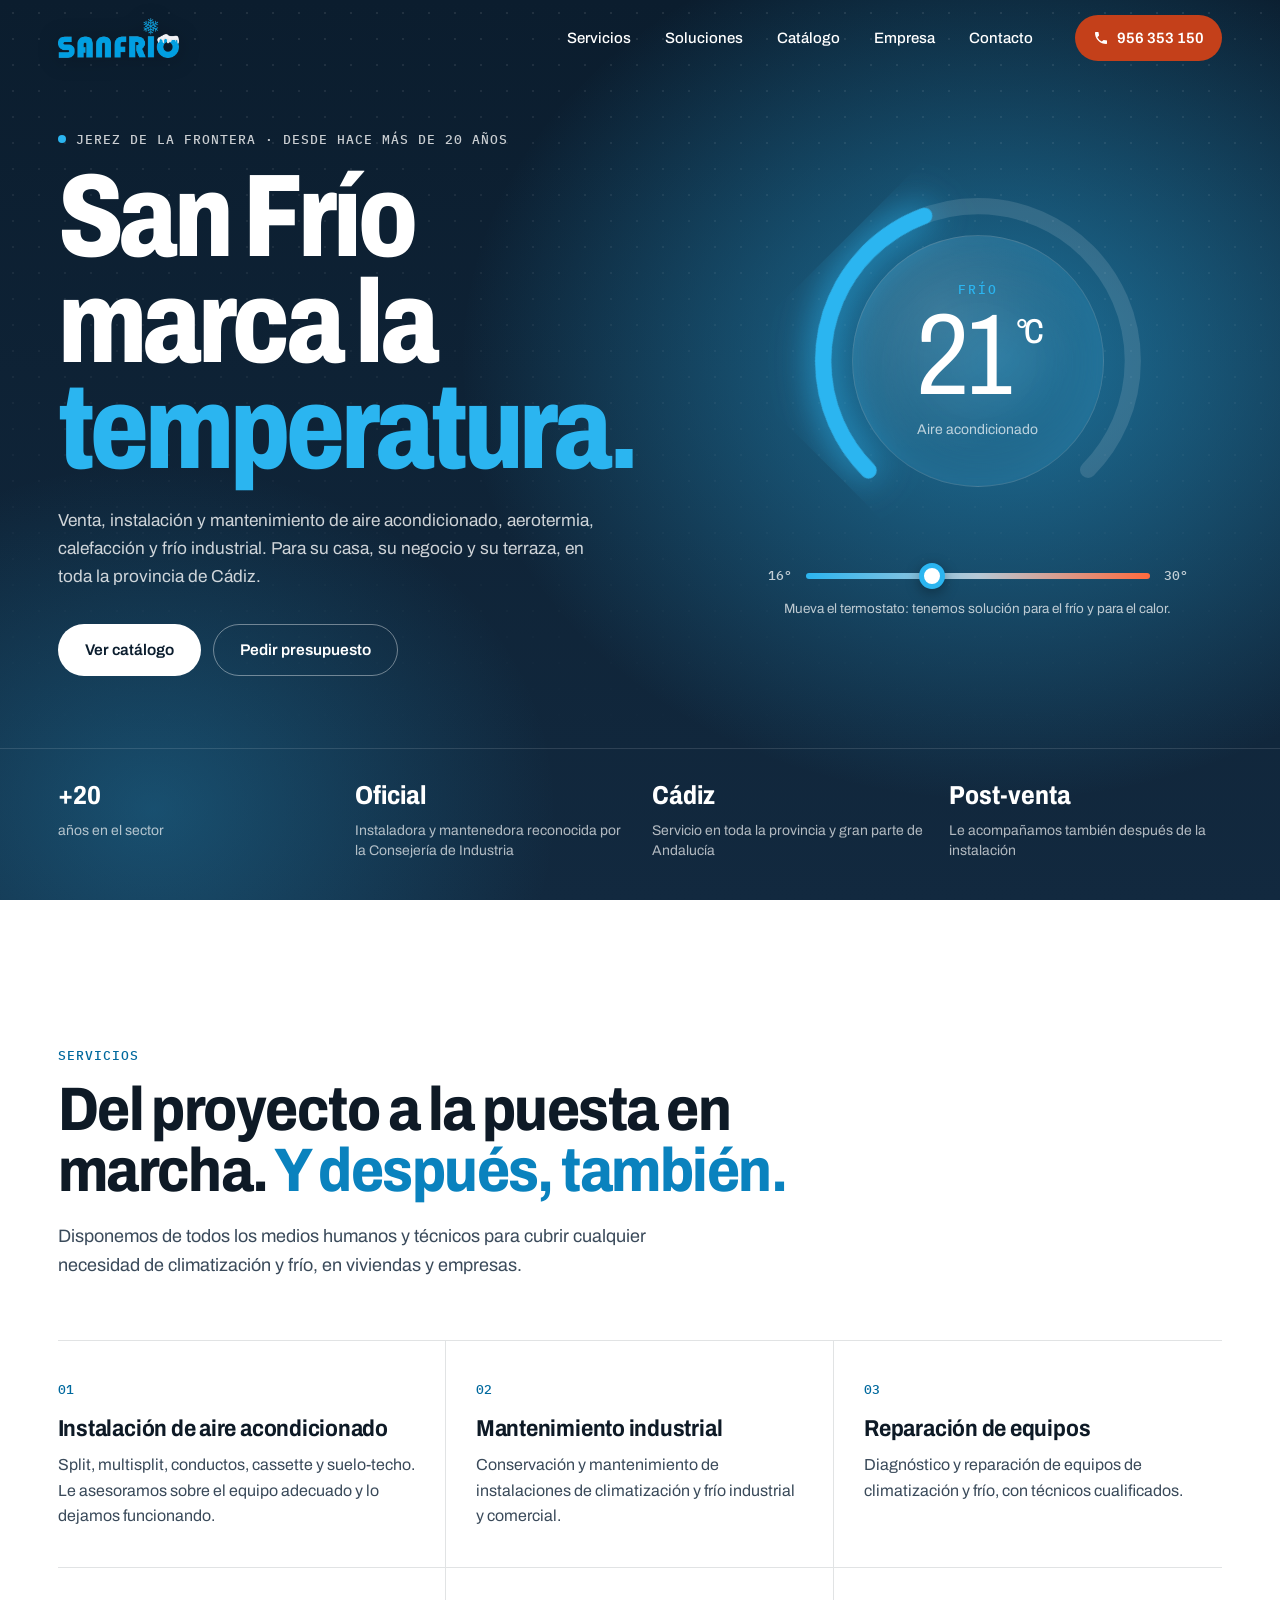
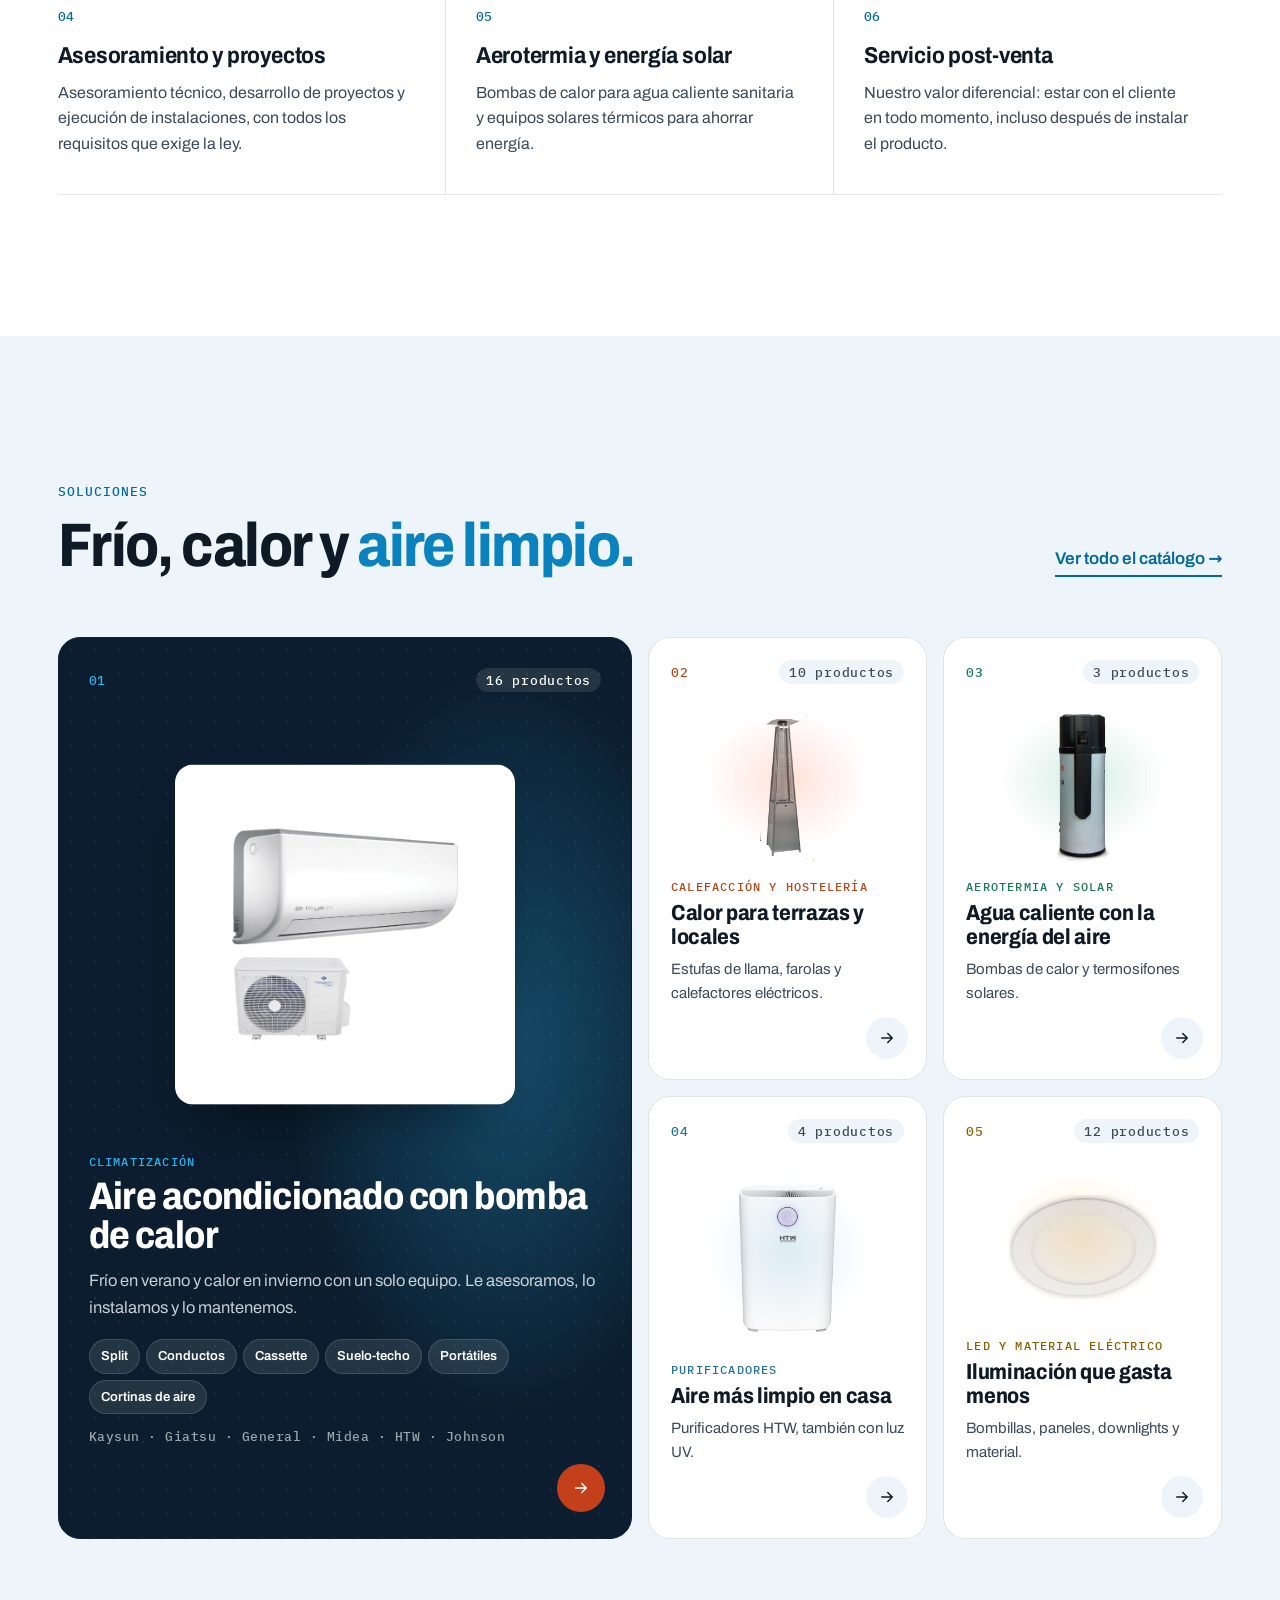
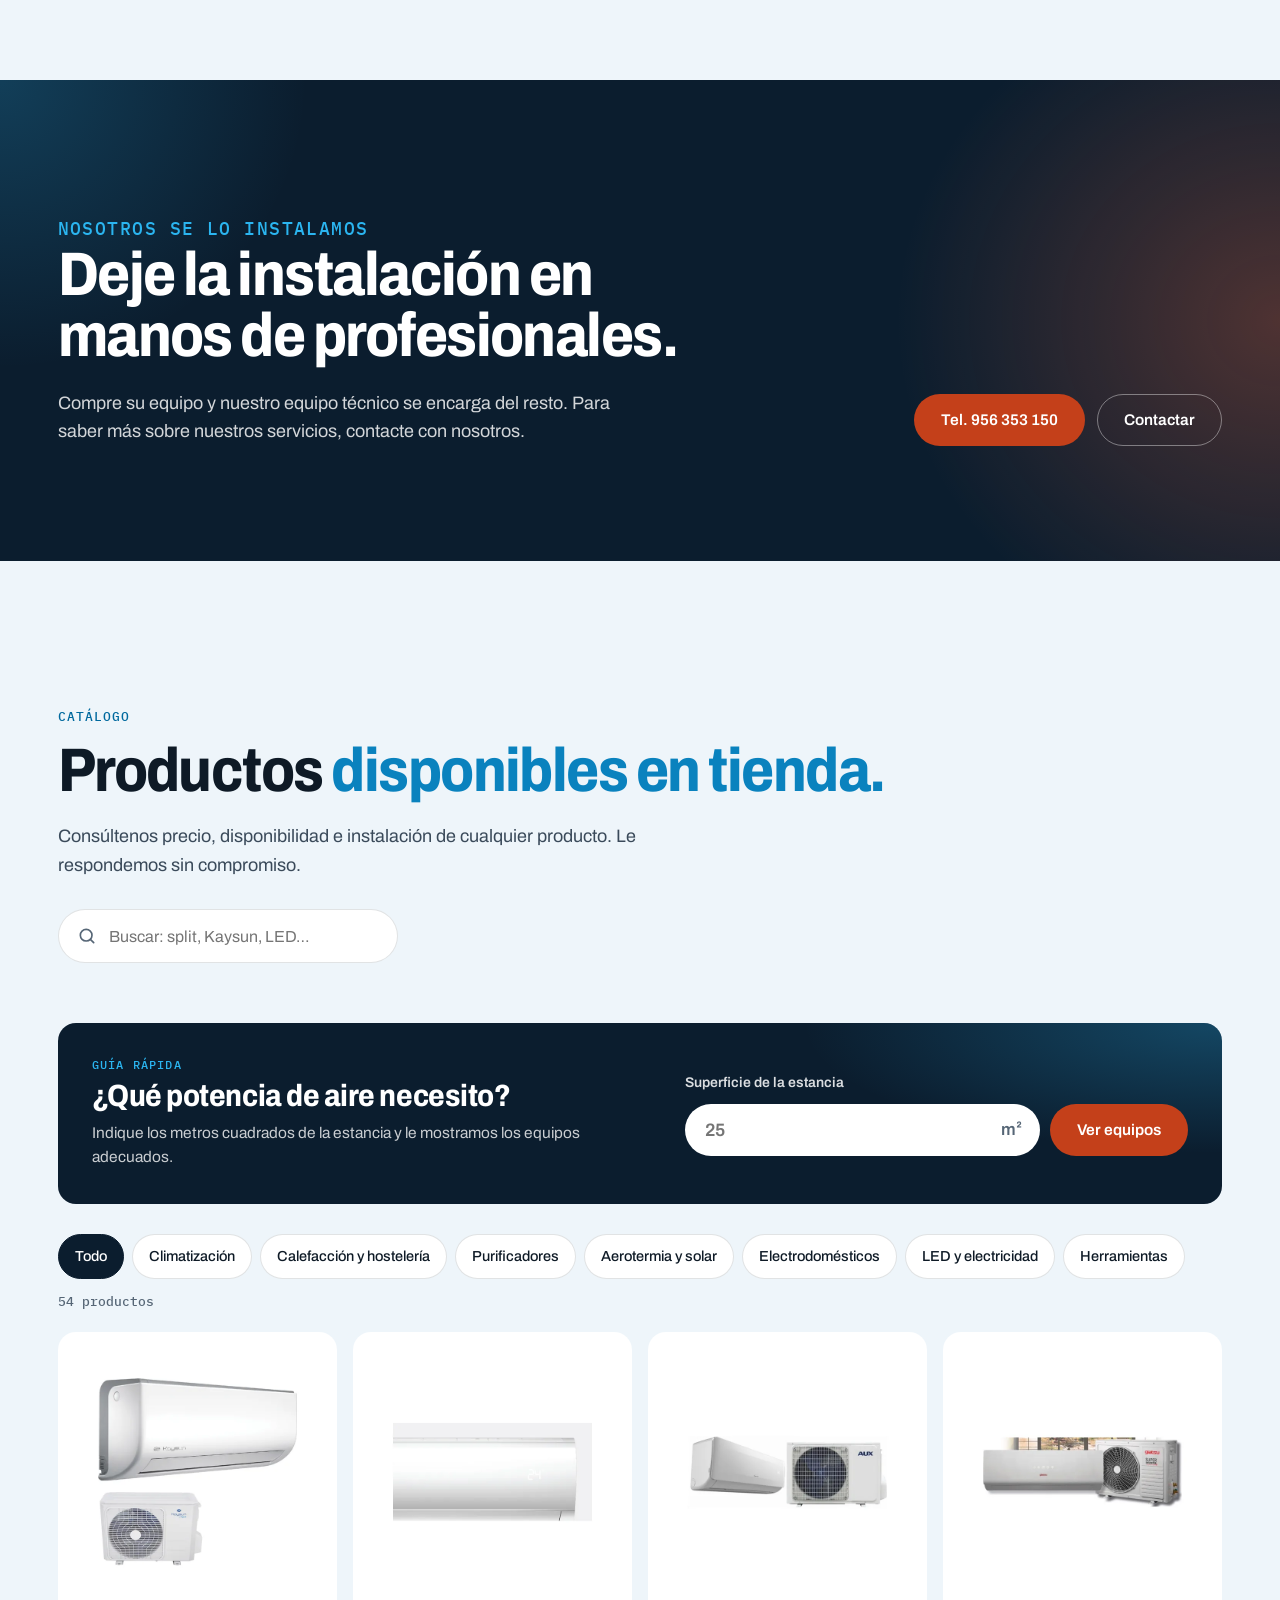
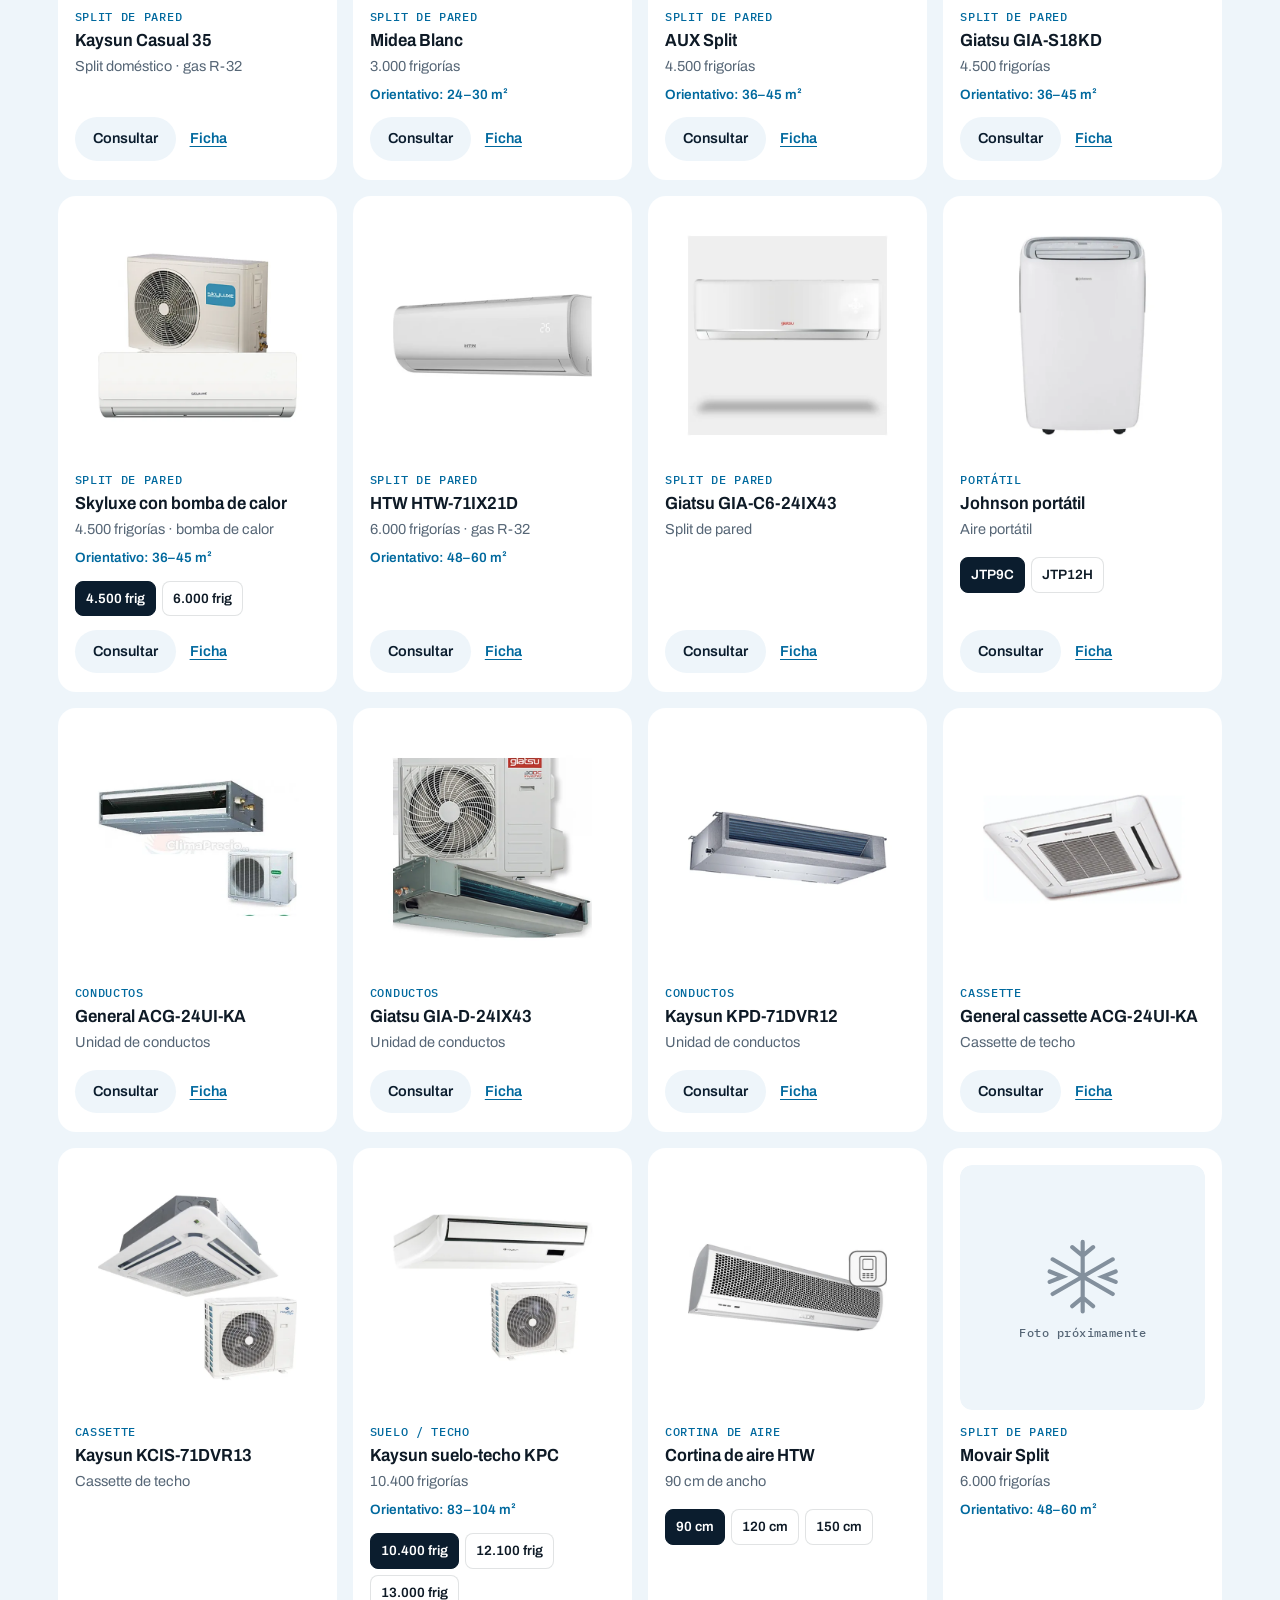
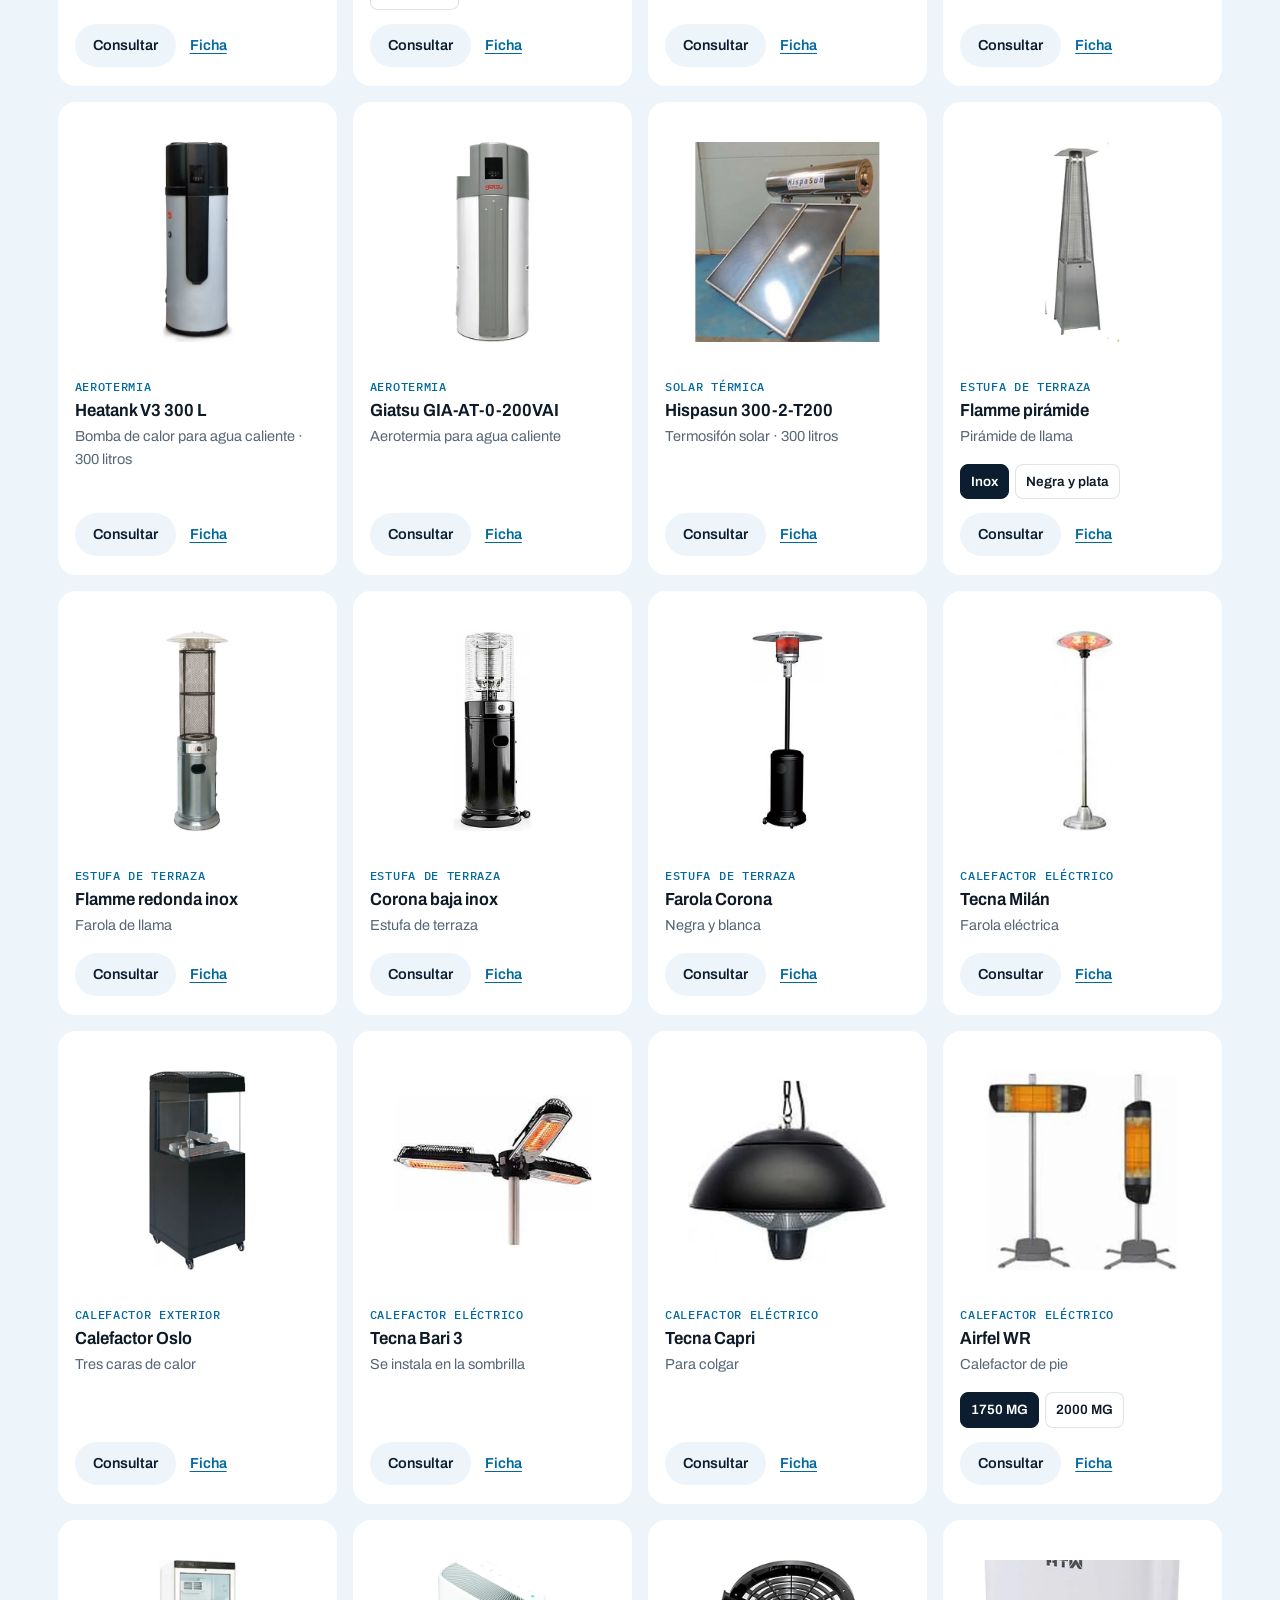
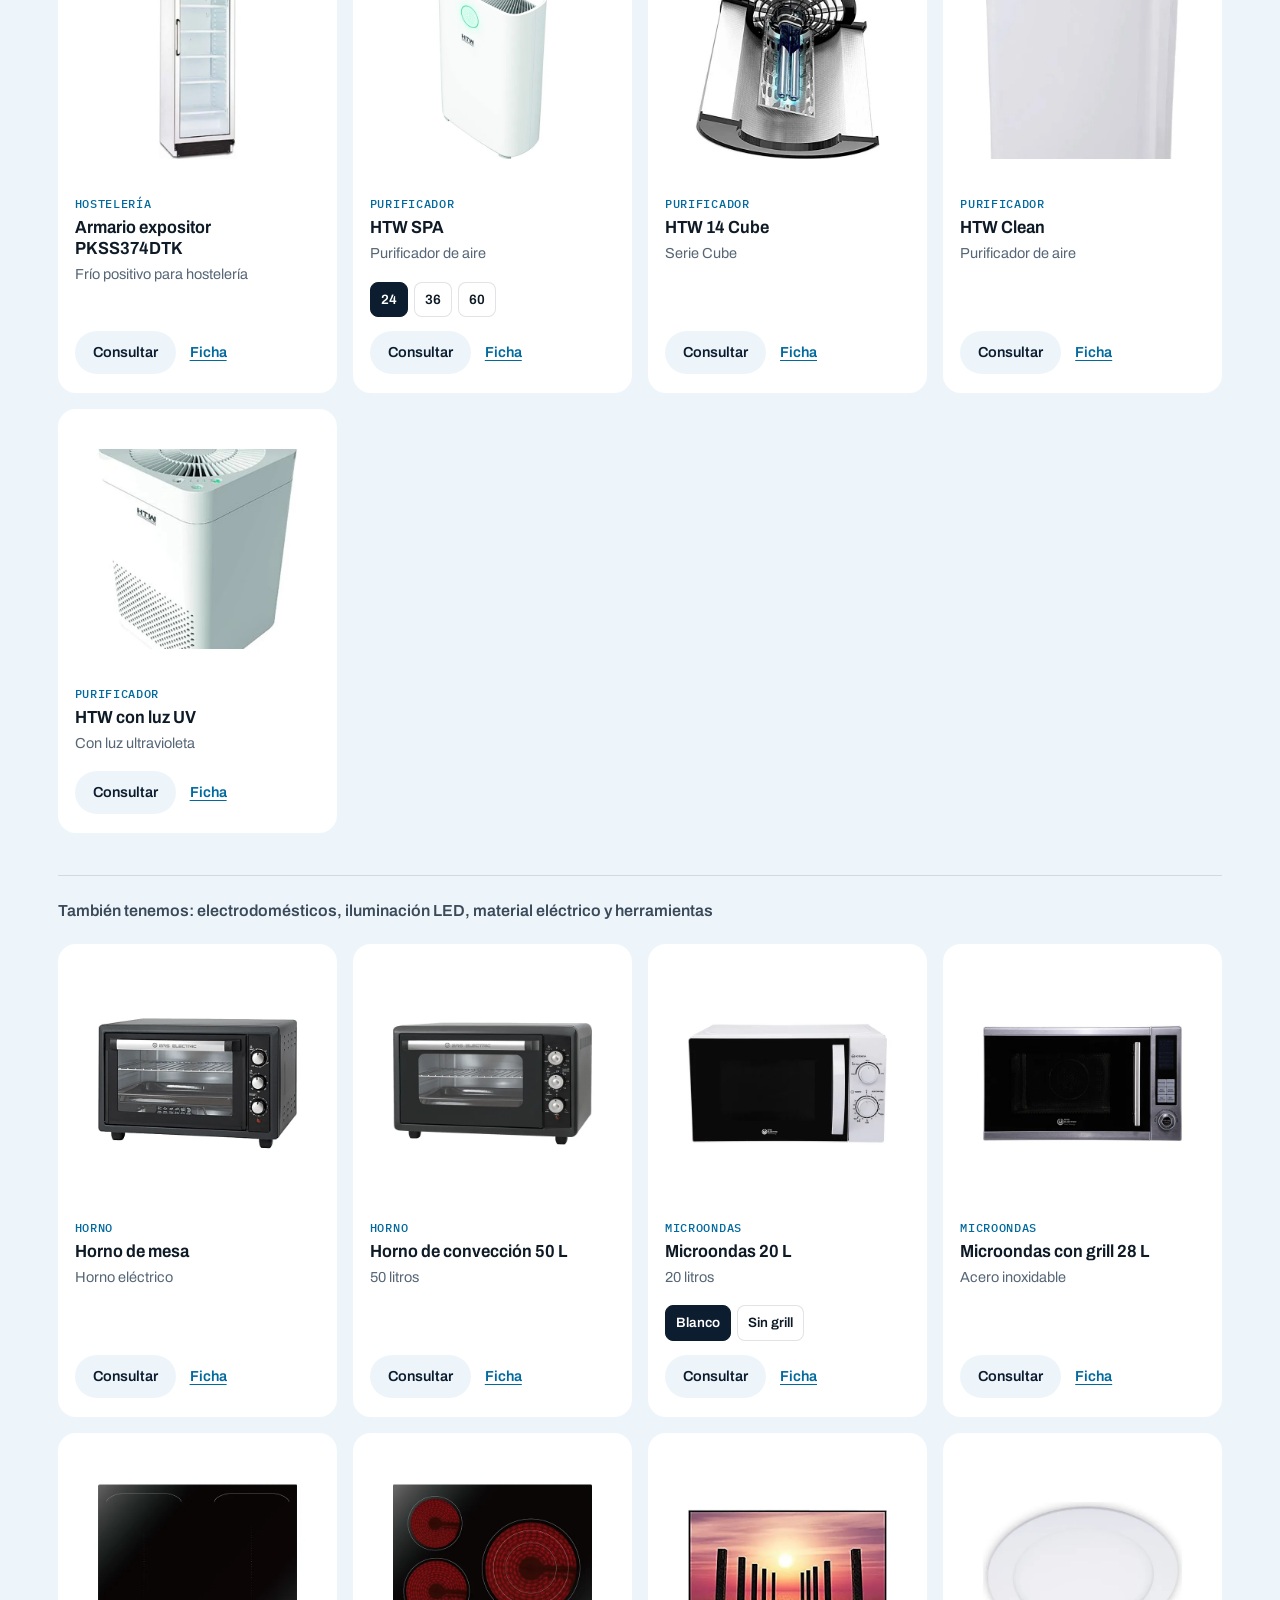
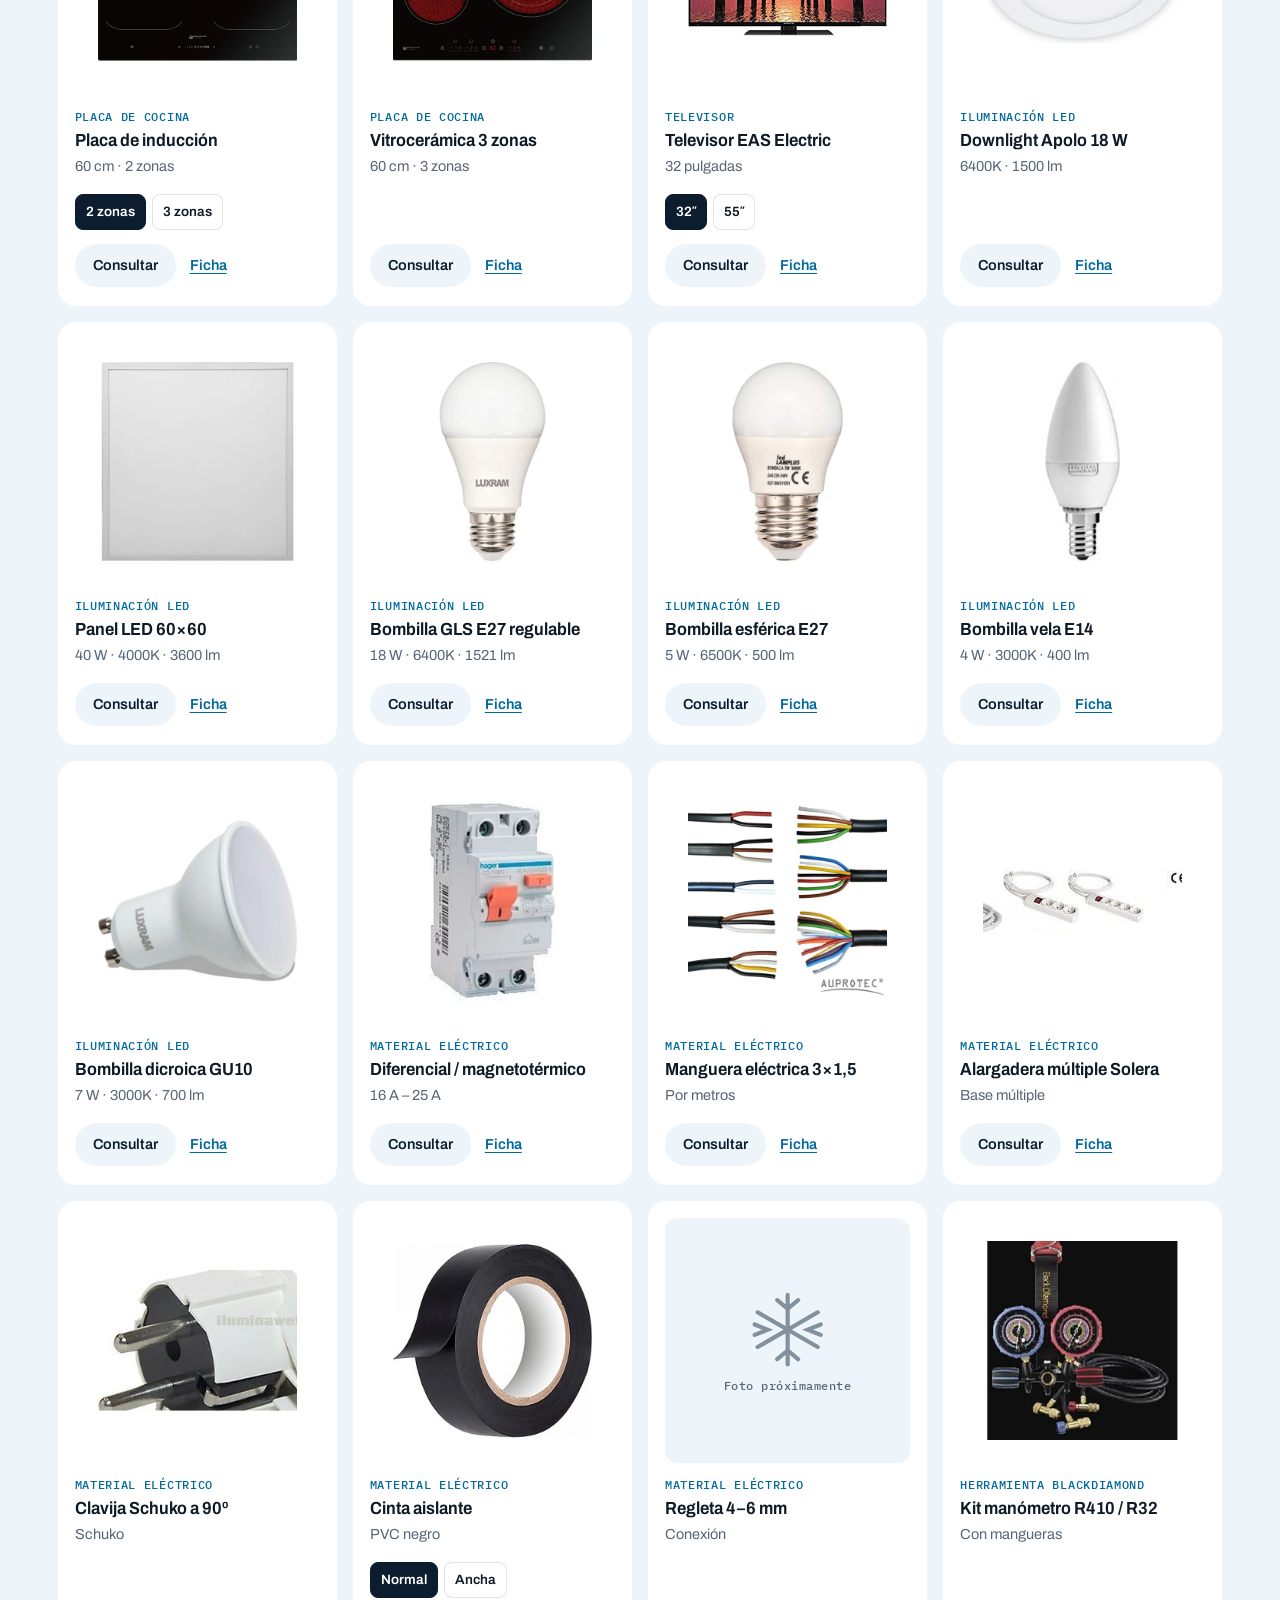
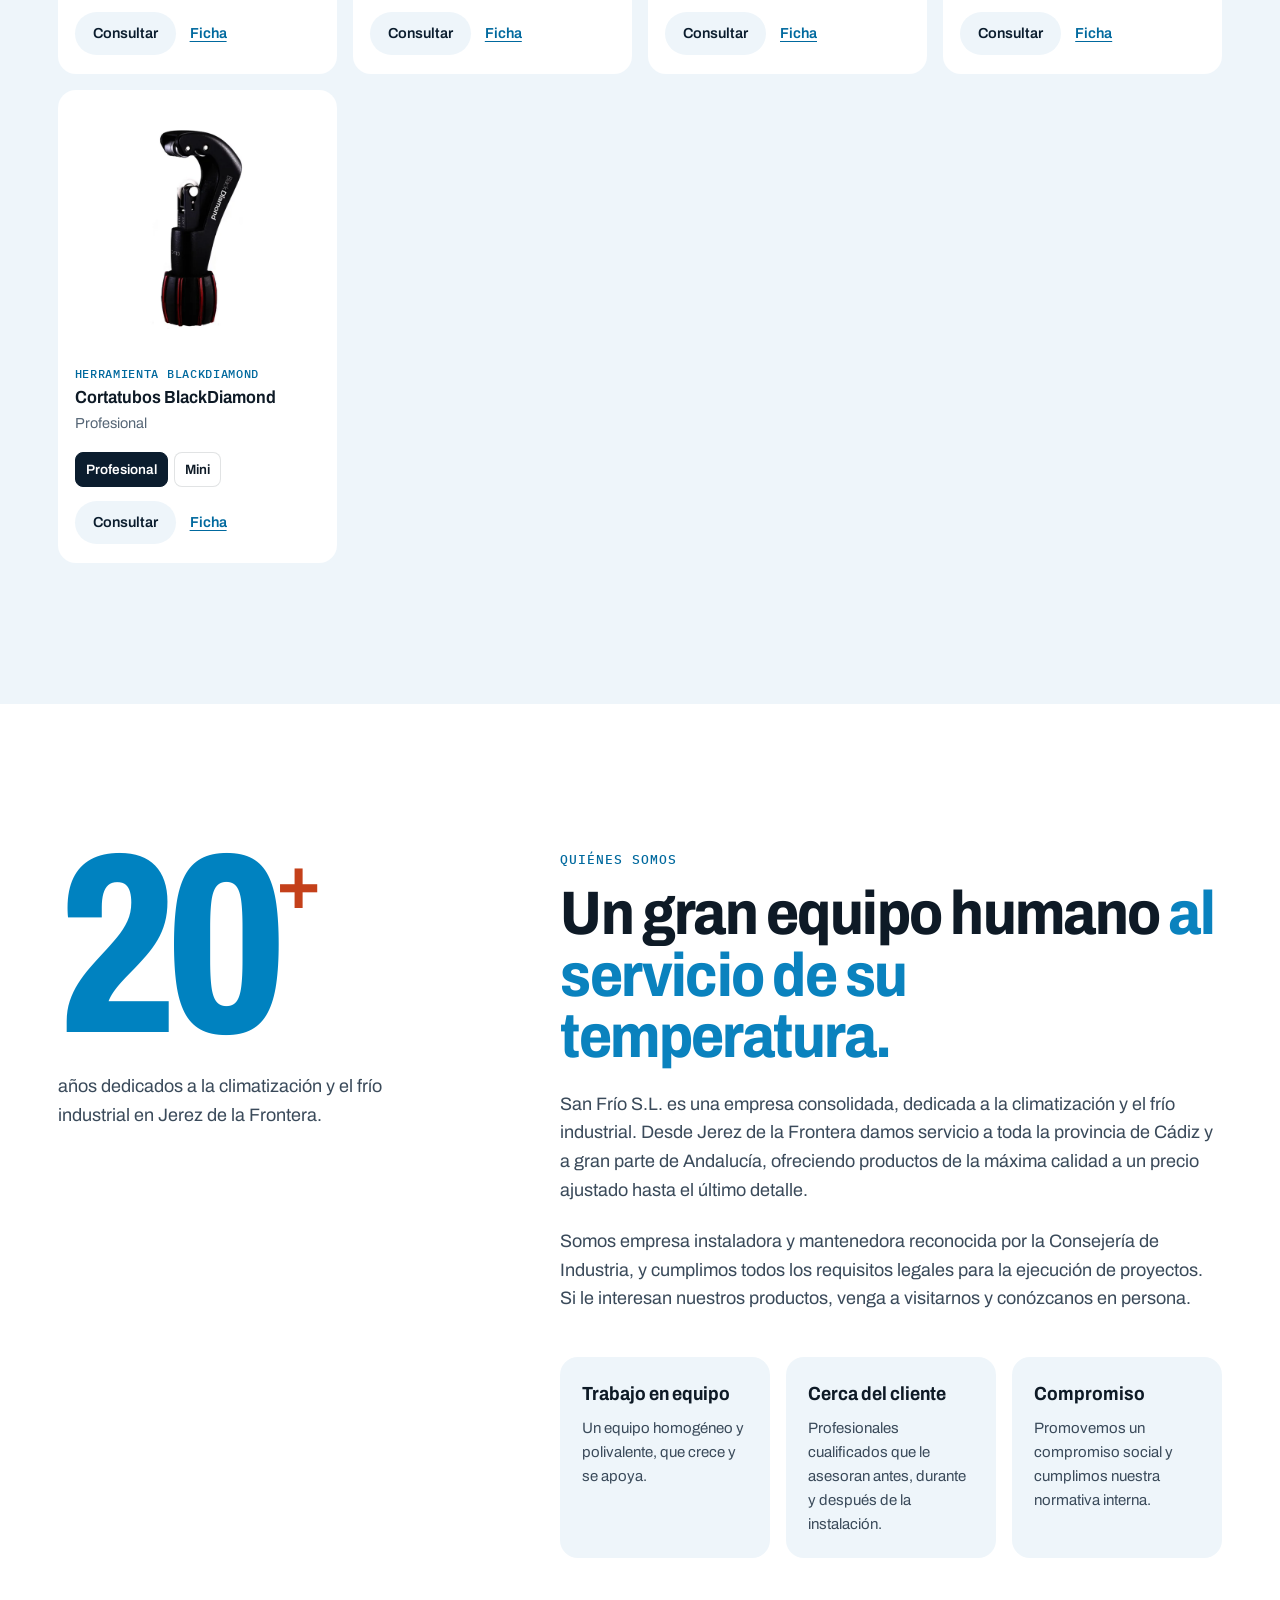
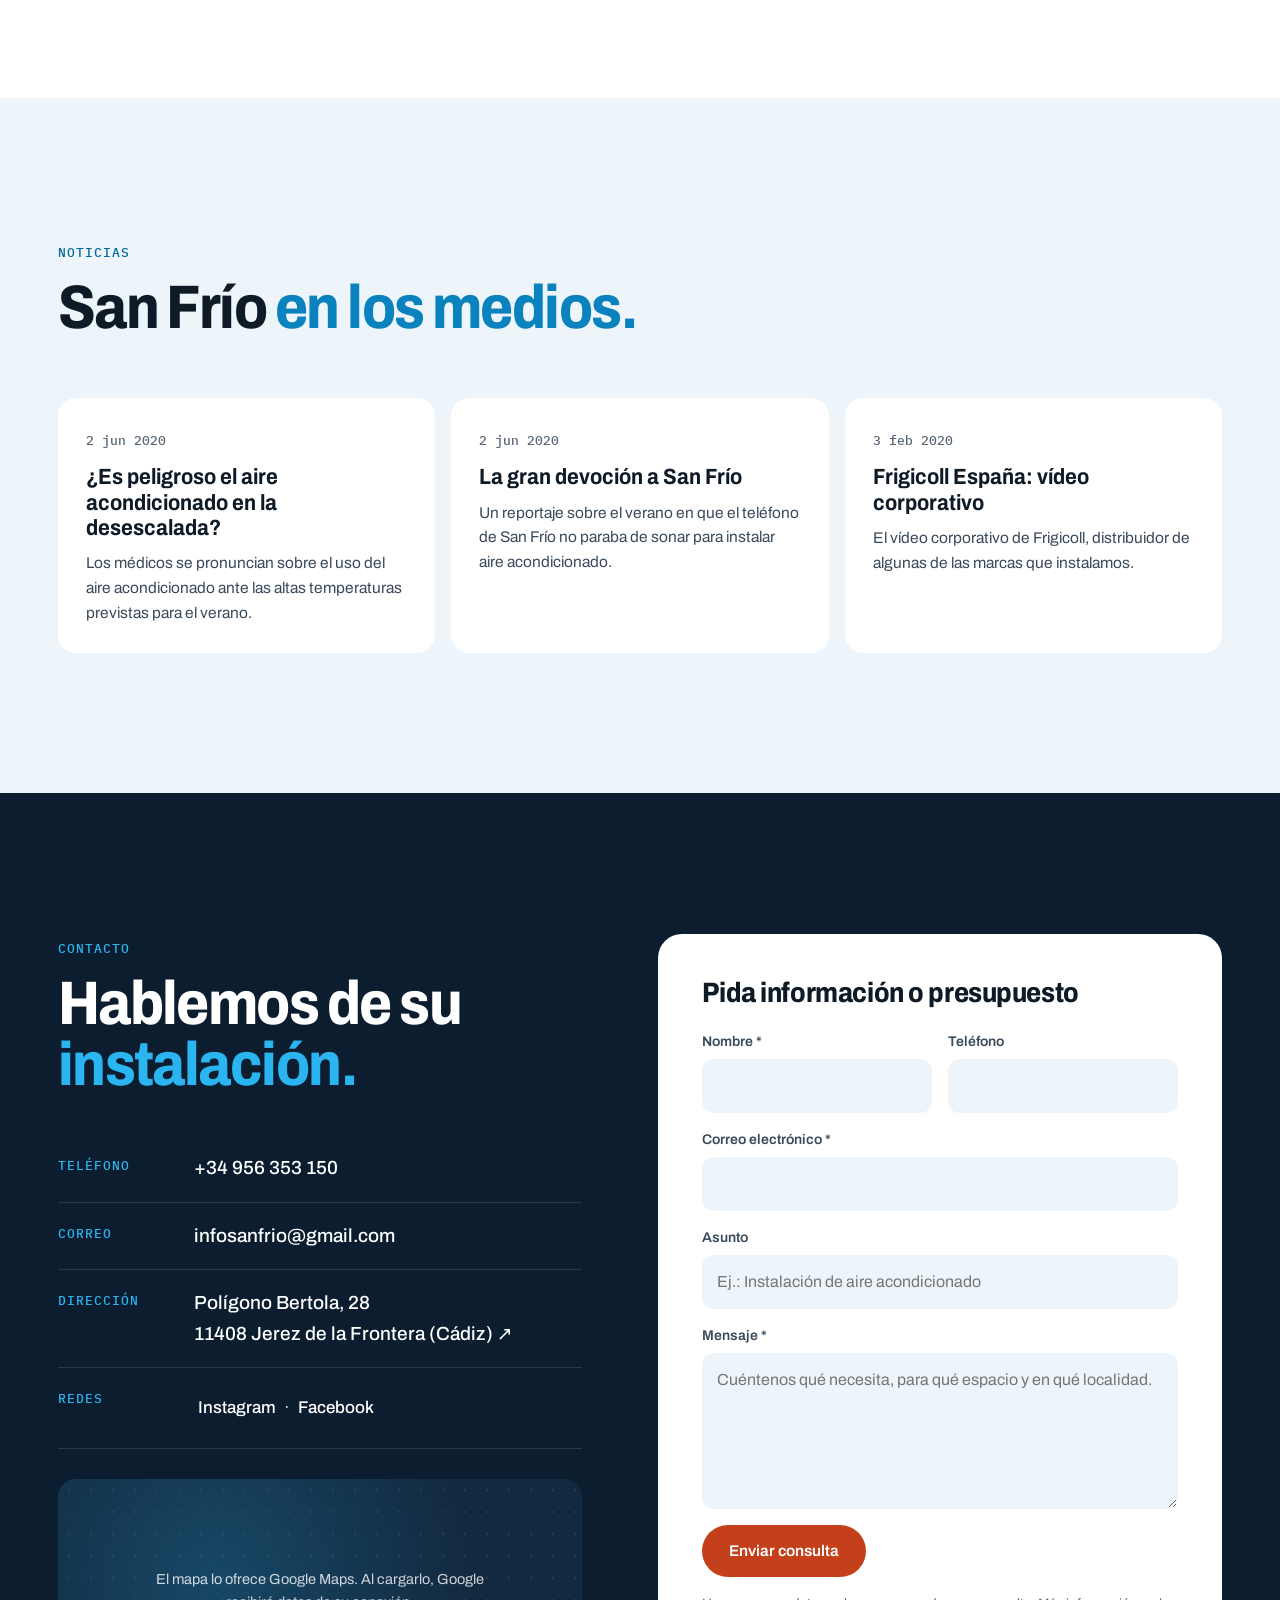
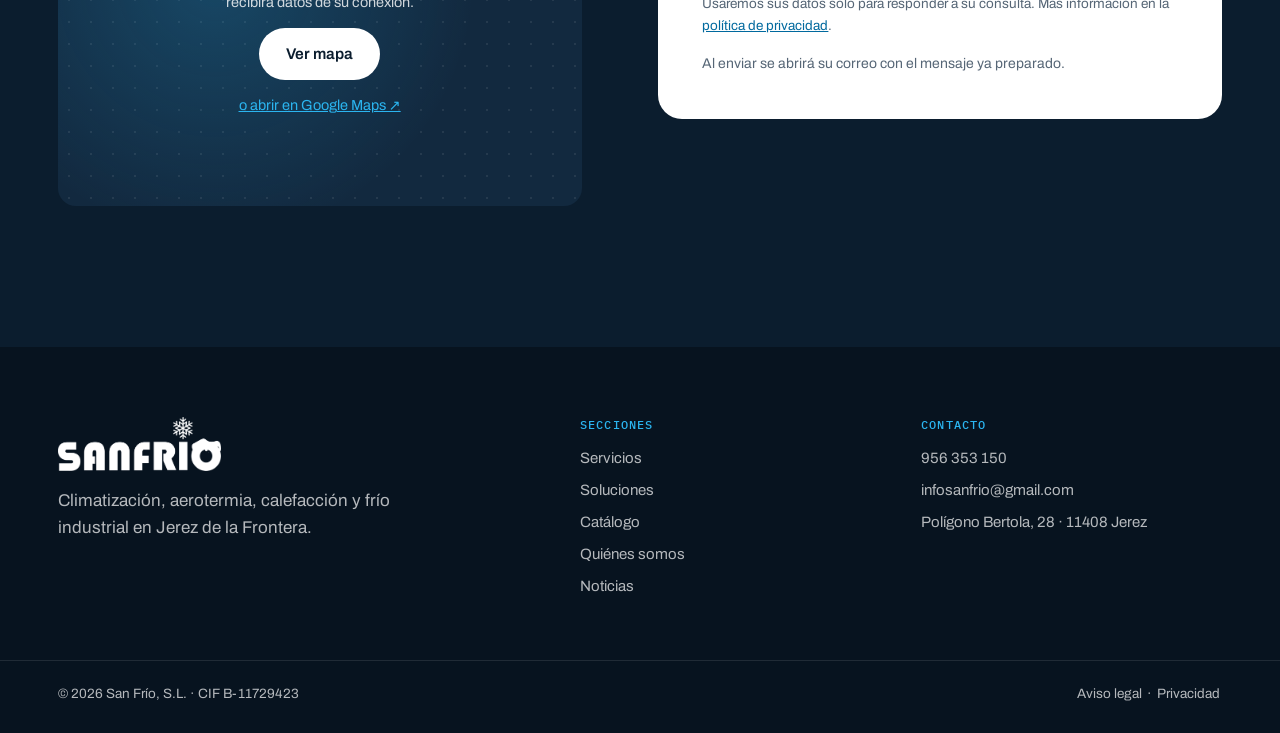
<file: index.html>
<!doctype html>
<html lang="es">
<head>
  <meta charset="utf-8">
  <meta name="viewport" content="width=device-width, initial-scale=1">
  <title>San Frío · Climatización, aerotermia y frío industrial en Jerez</title>
  <meta name="description" content="San Frío S.L.: más de 20 años instalando aire acondicionado, aerotermia, calefacción y frío industrial en Jerez de la Frontera y toda la provincia de Cádiz. Tel. 956 353 150.">
  <meta property="og:title" content="San Frío · Marcamos la temperatura">
  <meta property="og:description" content="Climatización, aerotermia, calefacción y frío industrial. Venta, instalación y mantenimiento en Jerez.">
  <meta property="og:image" content="https://www.sanfrio.com/assets/img/kaysun-casual.webp">
  <meta property="og:url" content="https://www.sanfrio.com/">
  <meta property="og:type" content="website">
  <meta property="og:locale" content="es_ES">
  <link rel="canonical" href="https://www.sanfrio.com/">
  <script>/* Vista previa en GitHub: que Google no la indexe. En el dominio real no hace nada. */
    if (/github\.io$/.test(location.hostname)) { var m = document.createElement('meta'); m.name = 'robots'; m.content = 'noindex, nofollow'; document.head.appendChild(m); }</script>
  <meta name="theme-color" content="#0b1d2e">
  <link rel="icon" href="data:image/svg+xml,%3Csvg xmlns='http://www.w3.org/2000/svg' viewBox='0 0 48 48'%3E%3Crect width='48' height='48' rx='12' fill='%23009fe3'/%3E%3Cg fill='none' stroke='white' stroke-width='3' stroke-linecap='round'%3E%3Cpath d='M24 8v32M10 16l28 16M10 32l28-16'/%3E%3C/g%3E%3C/svg%3E">
  <link rel="preload" href="assets/fonts/archivo.woff2" as="font" type="font/woff2" crossorigin>
  <link rel="stylesheet" href="styles.css?v=20261135">
  <script type="application/ld+json">
  {"@context":"https://schema.org","@type":"HVACBusiness","name":"San Frío S.L.","telephone":"+34956353150","email":"infosanfrio@gmail.com","url":"https://www.sanfrio.com/","logo":"https://www.sanfrio.com/assets/img/logo.webp","address":{"@type":"PostalAddress","streetAddress":"Polígono Bertola, 28","addressLocality":"Jerez de la Frontera","postalCode":"11408","addressRegion":"Cádiz","addressCountry":"ES"},"areaServed":"Provincia de Cádiz","sameAs":["https://www.facebook.com/sanfrioclimatizacion","https://www.instagram.com/sanfrioclimatizacion/"]}
  </script>
</head>
<body>
<a class="skip" href="#catalogo">Saltar al catálogo</a>

<!-- ================= NAV ================= -->
<header class="nav" id="nav">
  <a class="nav-logo" href="#top" aria-label="San Frío, inicio"><img src="assets/img/logo.webp" alt="San Frío" width="819" height="270"></a>
  <nav class="nav-links" aria-label="Principal">
    <a href="#servicios">Servicios</a>
    <a href="#lineas">Soluciones</a>
    <a href="#catalogo">Catálogo</a>
    <a href="#empresa">Empresa</a>
    <a href="#contacto">Contacto</a>
  </nav>
  <a class="nav-cta" href="tel:+34956353150">
    <svg viewBox="0 0 24 24" aria-hidden="true"><path d="M6.6 10.8a15.1 15.1 0 0 0 6.6 6.6l2.2-2.2a1 1 0 0 1 1-.25 11.4 11.4 0 0 0 3.6.57 1 1 0 0 1 1 1V20a1 1 0 0 1-1 1A17 17 0 0 1 3 4a1 1 0 0 1 1-1h3.5a1 1 0 0 1 1 1c0 1.25.2 2.45.57 3.57a1 1 0 0 1-.25 1z" fill="currentColor"/></svg>
    956 353 150
  </a>
  <button class="burger" id="burger" aria-label="Abrir menú" aria-expanded="false" aria-controls="drawer"><span></span><span></span><span></span></button>
</header>

<div class="drawer" id="drawer" aria-hidden="true">
  <nav aria-label="Menú móvil">
    <a href="#servicios">Servicios</a>
    <a href="#lineas">Soluciones</a>
    <a href="#catalogo">Catálogo</a>
    <a href="#empresa">Empresa</a>
    <a href="#contacto">Contacto</a>
  </nav>
  <a class="btn btn-hot" href="tel:+34956353150">Llamar · 956 353 150</a>
  <a class="drawer-mail" href="mailto:infosanfrio@gmail.com">infosanfrio@gmail.com</a>
</div>

<main id="top">

<!-- ================= HERO / TERMOSTATO ================= -->
<section class="hero" id="hero" style="--t:.35">
  <div class="hero-field" aria-hidden="true"></div>
  <div class="hero-grid wrap">
    <div class="hero-copy">
      <p class="eyebrow hero-in" style="--d:.05s"><span class="pip"></span>Jerez de la Frontera · Desde hace más de 20 años</p>
      <h1 class="hero-title hero-in" style="--d:.15s">San Frío <span>marca la</span> <span class="hl">temperatura.</span></h1>
      <p class="hero-sub hero-in" style="--d:.3s">Venta, instalación y mantenimiento de aire acondicionado, aerotermia, calefacción y frío industrial. Para su casa, su negocio y su terraza, en toda la provincia de Cádiz.</p>
      <div class="hero-actions hero-in" style="--d:.45s">
        <a class="btn btn-ice" href="#catalogo">Ver catálogo</a>
        <a class="btn btn-line" href="#contacto">Pedir presupuesto</a>
      </div>
    </div>

    <div class="thermo hero-in" style="--d:.35s" aria-label="Termostato interactivo">
      <div class="thermo-ring">
        <svg class="thermo-arc" viewBox="0 0 200 200" aria-hidden="true">
          <circle class="arc-bg" cx="100" cy="100" r="86" pathLength="100"/>
          <circle class="arc-fg" cx="100" cy="100" r="86" pathLength="100"/>
        </svg>
        <div class="thermo-face">
          <span class="thermo-mode" id="thermo-mode">Frío</span>
          <span class="thermo-temp"><span id="thermo-val">21</span><sup>°C</sup></span>
          <span class="thermo-note" id="thermo-note">Aire acondicionado</span>
        </div>
      </div>
      <label class="thermo-range">
        <span class="sr">Temperatura deseada</span>
        <span class="tr-end">16°</span>
        <input type="range" id="thermo-input" min="16" max="30" step="1" value="21">
        <span class="tr-end">30°</span>
      </label>
      <p class="thermo-hint">Mueva el termostato: tenemos solución para el frío y para el calor.</p>
    </div>
  </div>

  <ul class="hero-facts wrap" aria-label="Datos de la empresa">
    <li><b>+20</b><span>años en el sector</span></li>
    <li><b>Oficial</b><span>Instaladora y mantenedora reconocida por la Consejería de Industria</span></li>
    <li><b>Cádiz</b><span>Servicio en toda la provincia y gran parte de Andalucía</span></li>
    <li><b>Post-venta</b><span>Le acompañamos también después de la instalación</span></li>
  </ul>
</section>

<!-- ================= SERVICIOS ================= -->
<section class="services" id="servicios">
  <div class="wrap">
    <header class="head">
      <p class="eyebrow reveal">Servicios</p>
      <h2 class="h2 reveal">Del proyecto a la puesta en marcha. <em>Y después, también.</em></h2>
      <p class="lead reveal">Disponemos de todos los medios humanos y técnicos para cubrir cualquier necesidad de climatización y frío, en viviendas y empresas.</p>
    </header>
    <ol class="svc-list">
      <li class="svc reveal"><span class="svc-n">01</span><h3>Instalación de aire acondicionado</h3><p>Split, multisplit, conductos, cassette y suelo-techo. Le asesoramos sobre el equipo adecuado y lo dejamos funcionando.</p></li>
      <li class="svc reveal"><span class="svc-n">02</span><h3>Mantenimiento industrial</h3><p>Conservación y mantenimiento de instalaciones de climatización y frío industrial y comercial.</p></li>
      <li class="svc reveal"><span class="svc-n">03</span><h3>Reparación de equipos</h3><p>Diagnóstico y reparación de equipos de climatización y frío, con técnicos cualificados.</p></li>
      <li class="svc reveal"><span class="svc-n">04</span><h3>Asesoramiento y proyectos</h3><p>Asesoramiento técnico, desarrollo de proyectos y ejecución de instalaciones, con todos los requisitos que exige la ley.</p></li>
      <li class="svc reveal"><span class="svc-n">05</span><h3>Aerotermia y energía solar</h3><p>Bombas de calor para agua caliente sanitaria y equipos solares térmicos para ahorrar energía.</p></li>
      <li class="svc reveal"><span class="svc-n">06</span><h3>Servicio post-venta</h3><p>Nuestro valor diferencial: estar con el cliente en todo momento, incluso después de instalar el producto.</p></li>
    </ol>
  </div>
</section>

<!-- ================= LÍNEAS ================= -->
<section class="lines" id="lineas">
  <div class="wrap">
    <header class="head head--row">
      <div>
        <p class="eyebrow reveal">Soluciones</p>
        <h2 class="h2 reveal">Frío, calor y <em>aire limpio.</em></h2>
      </div>
      <a class="link reveal" href="#catalogo">Ver todo el catálogo →</a>
    </header>
    <div class="sol-grid">
      <a class="sol sol--big reveal" href="#catalogo" data-filter="clima">
        <div class="sol-top"><span class="sol-n">01</span><span class="sol-count" data-count-g="clima"></span></div>
        <div class="sol-text">
          <p class="sol-k">Climatización</p>
          <h3>Aire acondicionado con bomba de calor</h3>
          <p>Frío en verano y calor en invierno con un solo equipo. Le asesoramos, lo instalamos y lo mantenemos.</p>
          <ul class="sol-tags" aria-label="Tipos de equipo"><li>Split</li><li>Conductos</li><li>Cassette</li><li>Suelo-techo</li><li>Portátiles</li><li>Cortinas de aire</li></ul>
          <p class="sol-brands">Kaysun · Giatsu · General · Midea · HTW · Johnson</p>
        </div>
        <div class="sol-stage"><img src="assets/img/kaysun-casual.webp?v=2" alt="Split Kaysun con unidad exterior" loading="lazy" width="640" height="640"></div>
        <span class="sol-go" aria-hidden="true"><svg viewBox="0 0 24 24"><path d="M5 12h14M13 6l6 6-6 6" fill="none" stroke="currentColor" stroke-width="2" stroke-linecap="round" stroke-linejoin="round"/></svg></span>
      </a>
      <a class="sol sol--hot reveal" href="#catalogo" data-filter="calor">
        <div class="sol-top"><span class="sol-n">02</span><span class="sol-count" data-count-g="calor"></span></div>
        <div class="sol-stage"><img src="assets/img/cal-flamme-inox.webp?v=2" alt="Estufa de terraza Flamme" loading="lazy" width="640" height="640"></div>
        <div class="sol-text"><p class="sol-k">Calefacción y hostelería</p><h3>Calor para terrazas y locales</h3><p>Estufas de llama, farolas y calefactores eléctricos.</p></div>
        <span class="sol-go" aria-hidden="true"><svg viewBox="0 0 24 24"><path d="M5 12h14M13 6l6 6-6 6" fill="none" stroke="currentColor" stroke-width="2" stroke-linecap="round" stroke-linejoin="round"/></svg></span>
      </a>
      <a class="sol sol--green reveal" href="#catalogo" data-filter="energia">
        <div class="sol-top"><span class="sol-n">03</span><span class="sol-count" data-count-g="energia"></span></div>
        <div class="sol-stage"><img src="assets/img/heatank-300.webp?v=2" alt="Acumulador de aerotermia Heatank" loading="lazy" width="640" height="640"></div>
        <div class="sol-text"><p class="sol-k">Aerotermia y solar</p><h3>Agua caliente con la energía del aire</h3><p>Bombas de calor y termosifones solares.</p></div>
        <span class="sol-go" aria-hidden="true"><svg viewBox="0 0 24 24"><path d="M5 12h14M13 6l6 6-6 6" fill="none" stroke="currentColor" stroke-width="2" stroke-linecap="round" stroke-linejoin="round"/></svg></span>
      </a>
      <a class="sol sol--air reveal" href="#catalogo" data-filter="aire">
        <div class="sol-top"><span class="sol-n">04</span><span class="sol-count" data-count-g="aire"></span></div>
        <div class="sol-stage"><img src="assets/img/pur-36spa.webp?v=2" alt="Purificador de aire HTW" loading="lazy" width="640" height="640"></div>
        <div class="sol-text"><p class="sol-k">Purificadores</p><h3>Aire más limpio en casa</h3><p>Purificadores HTW, también con luz UV.</p></div>
        <span class="sol-go" aria-hidden="true"><svg viewBox="0 0 24 24"><path d="M5 12h14M13 6l6 6-6 6" fill="none" stroke="currentColor" stroke-width="2" stroke-linecap="round" stroke-linejoin="round"/></svg></span>
      </a>
      <a class="sol sol--light reveal" href="#catalogo" data-filter="electricidad">
        <div class="sol-top"><span class="sol-n">05</span><span class="sol-count" data-count-g="electricidad"></span></div>
        <div class="sol-stage"><img src="assets/img/led-downlight.webp?v=2" alt="Downlight LED" loading="lazy" width="640" height="640"></div>
        <div class="sol-text"><p class="sol-k">LED y material eléctrico</p><h3>Iluminación que gasta menos</h3><p>Bombillas, paneles, downlights y material.</p></div>
        <span class="sol-go" aria-hidden="true"><svg viewBox="0 0 24 24"><path d="M5 12h14M13 6l6 6-6 6" fill="none" stroke="currentColor" stroke-width="2" stroke-linecap="round" stroke-linejoin="round"/></svg></span>
      </a>
    </div>
  </div>
</section>

<!-- ================= INSTALAMOS ================= -->
<section class="install">
  <div class="wrap install-inner reveal">
    <div>
      <p class="eyebrow eyebrow--light">Nosotros se lo instalamos</p>
      <h2 class="h2 h2--light">Deje la instalación en manos de profesionales.</h2>
      <p>Compre su equipo y nuestro equipo técnico se encarga del resto. Para saber más sobre nuestros servicios, contacte con nosotros.</p>
    </div>
    <div class="install-cta">
      <a class="btn btn-hot" href="tel:+34956353150">Tel. 956 353 150</a>
      <a class="btn btn-line btn-line--light" href="#contacto">Contactar</a>
    </div>
  </div>
</section>

<!-- ================= CATÁLOGO ================= -->
<section class="catalog" id="catalogo">
  <div class="wrap">
    <header class="head head--row">
      <div>
        <p class="eyebrow reveal">Catálogo</p>
        <h2 class="h2 reveal">Productos <em>disponibles en tienda.</em></h2>
        <p class="lead reveal">Consúltenos precio, disponibilidad e instalación de cualquier producto. Le respondemos sin compromiso.</p>
      </div>
      <label class="search reveal">
        <span class="sr">Buscar producto</span>
        <svg viewBox="0 0 24 24" aria-hidden="true"><circle cx="11" cy="11" r="7" fill="none" stroke="currentColor" stroke-width="2"/><path d="m20 20-4-4" stroke="currentColor" stroke-width="2" stroke-linecap="round"/></svg>
        <input type="search" id="search" placeholder="Buscar: split, Kaysun, LED…" autocomplete="off">
      </label>
    </header>

    <div class="sizer reveal" id="sizer">
      <div class="sizer-q">
        <p class="sizer-k">Guía rápida</p>
        <h3>¿Qué potencia de aire necesito?</h3>
        <p>Indique los metros cuadrados de la estancia y le mostramos los equipos adecuados.</p>
      </div>
      <form class="sizer-form" id="sizer-form">
        <label for="sizer-m2">Superficie de la estancia</label>
        <div class="sizer-in"><input id="sizer-m2" type="number" inputmode="numeric" min="5" max="200" step="1" placeholder="25"><span>m²</span></div>
        <button class="btn btn-hot" type="submit">Ver equipos</button>
      </form>
      <p class="sizer-out" id="sizer-out" aria-live="polite" hidden></p>
    </div>

    <div class="chips" role="group" aria-label="Filtrar por categoría">
      <button class="chip is-on" data-g="all" aria-pressed="true">Todo</button>
      <button class="chip" data-g="clima" aria-pressed="false">Climatización</button>
      <button class="chip" data-g="calor" aria-pressed="false">Calefacción y hostelería</button>
      <button class="chip" data-g="aire" aria-pressed="false">Purificadores</button>
      <button class="chip" data-g="energia" aria-pressed="false">Aerotermia y solar</button>
      <button class="chip" data-g="hogar" aria-pressed="false">Electrodomésticos</button>
      <button class="chip" data-g="electricidad" aria-pressed="false">LED y electricidad</button>
      <button class="chip" data-g="herramientas" aria-pressed="false">Herramientas</button>
    </div>
    <p class="count" id="count" aria-live="polite"></p>

    <div class="grid" id="grid">
<!--CATALOG-->
<article class="p" id="p-aysun-kay-cd-35dr-8" data-g="clima" data-name="kaysun casual 35 split de pared kaysun casual kay-cd-35dr11" data-slugs="aysun-kay-cd-35dr-8 aire-acondicionado-split-pared-kaysun-casual-35" data-variants="[{&quot;label&quot;: null, &quot;model&quot;: &quot;Kaysun Casual KAY-CD-35DR11&quot;, &quot;fact&quot;: &quot;Split doméstico · gas R-32&quot;, &quot;img&quot;: &quot;kaysun-casual&quot;, &quot;frig&quot;: null, &quot;m2&quot;: &quot;&quot;, &quot;slugs&quot;: [&quot;aysun-kay-cd-35dr-8&quot;, &quot;aire-acondicionado-split-pared-kaysun-casual-35&quot;]}]"><button class="p-media" type="button" aria-label="Ver ficha: Kaysun Casual 35"><img src="assets/img/kaysun-casual.webp?v=2" alt="Kaysun Casual KAY-CD-35DR11" loading="lazy" width="640" height="640"></button><p class="p-cat">Split de pared</p><h3 class="p-name">Kaysun Casual 35</h3><p class="p-fact">Split doméstico · gas R-32</p><p class="p-m2" hidden>Orientativo: </p><div class="p-actions"><button class="p-ask" type="button" data-product="Kaysun Casual KAY-CD-35DR11">Consultar</button><button class="p-more" type="button">Ficha</button></div></article>
<article class="p" id="p-midea-blanc-msmabu-12hrdn1" data-g="clima" data-name="midea blanc split de pared midea blanc msmabu-12hrdn1" data-slugs="midea-blanc-msmabu-12hrdn1" data-frig="3000" data-variants="[{&quot;label&quot;: null, &quot;model&quot;: &quot;Midea Blanc MSMABU-12HRDN1&quot;, &quot;fact&quot;: &quot;3.000 frigorías&quot;, &quot;img&quot;: &quot;midea-blanc&quot;, &quot;frig&quot;: 3000, &quot;m2&quot;: &quot;24–30 m²&quot;, &quot;slugs&quot;: [&quot;midea-blanc-msmabu-12hrdn1&quot;]}]"><button class="p-media" type="button" aria-label="Ver ficha: Midea Blanc"><img src="assets/img/midea-blanc.webp?v=2" alt="Midea Blanc MSMABU-12HRDN1" loading="lazy" width="640" height="640"></button><p class="p-cat">Split de pared</p><h3 class="p-name">Midea Blanc</h3><p class="p-fact">3.000 frigorías</p><p class="p-m2">Orientativo: 24–30 m²</p><div class="p-actions"><button class="p-ask" type="button" data-product="Midea Blanc MSMABU-12HRDN1">Consultar</button><button class="p-more" type="button">Ficha</button></div></article>
<article class="p" id="p-aux-split-de-4500-frigorias" data-g="clima" data-name="aux split split de pared aux split 4.500 frigorías" data-slugs="aux-split-de-4500-frigorias" data-frig="4500" data-variants="[{&quot;label&quot;: null, &quot;model&quot;: &quot;AUX Split 4.500 frigorías&quot;, &quot;fact&quot;: &quot;4.500 frigorías&quot;, &quot;img&quot;: &quot;aux-4500&quot;, &quot;frig&quot;: 4500, &quot;m2&quot;: &quot;36–45 m²&quot;, &quot;slugs&quot;: [&quot;aux-split-de-4500-frigorias&quot;]}]"><button class="p-media" type="button" aria-label="Ver ficha: AUX Split"><img src="assets/img/aux-4500.webp?v=2" alt="AUX Split 4.500 frigorías" loading="lazy" width="640" height="640"></button><p class="p-cat">Split de pared</p><h3 class="p-name">AUX Split</h3><p class="p-fact">4.500 frigorías</p><p class="p-m2">Orientativo: 36–45 m²</p><div class="p-actions"><button class="p-ask" type="button" data-product="AUX Split 4.500 frigorías">Consultar</button><button class="p-more" type="button">Ficha</button></div></article>
<article class="p" id="p-giatsu-gia-s18kd" data-g="clima" data-name="giatsu gia-s18kd split de pared giatsu split gia-s18kd" data-slugs="giatsu-gia-s18kd" data-frig="4500" data-variants="[{&quot;label&quot;: null, &quot;model&quot;: &quot;Giatsu Split GIA-S18KD&quot;, &quot;fact&quot;: &quot;4.500 frigorías&quot;, &quot;img&quot;: &quot;giatsu-s18kd&quot;, &quot;frig&quot;: 4500, &quot;m2&quot;: &quot;36–45 m²&quot;, &quot;slugs&quot;: [&quot;giatsu-gia-s18kd&quot;]}]"><button class="p-media" type="button" aria-label="Ver ficha: Giatsu GIA-S18KD"><img src="assets/img/giatsu-s18kd.webp?v=2" alt="Giatsu Split GIA-S18KD" loading="lazy" width="640" height="640"></button><p class="p-cat">Split de pared</p><h3 class="p-name">Giatsu GIA-S18KD</h3><p class="p-fact">4.500 frigorías</p><p class="p-m2">Orientativo: 36–45 m²</p><div class="p-actions"><button class="p-ask" type="button" data-product="Giatsu Split GIA-S18KD">Consultar</button><button class="p-more" type="button">Ficha</button></div></article>
<article class="p" id="p-aire-acondicionado-sky-luxe-4500-frig-h" data-g="clima" data-name="skyluxe con bomba de calor split de pared skyluxe 4.500 frig/h con bomba de calor skyluxe 6.000 frigorías con bomba de calor" data-slugs="aire-acondicionado-sky-luxe-4500-frig-h skyluxe-aire-acondicionado-6-000-frigorias" data-frig="4500 6000" data-variants="[{&quot;label&quot;: &quot;4.500 frig&quot;, &quot;model&quot;: &quot;Skyluxe 4.500 frig/h con bomba de calor&quot;, &quot;fact&quot;: &quot;4.500 frigorías · bomba de calor&quot;, &quot;img&quot;: &quot;skyluxe-4500&quot;, &quot;frig&quot;: 4500, &quot;m2&quot;: &quot;36–45 m²&quot;, &quot;slugs&quot;: [&quot;aire-acondicionado-sky-luxe-4500-frig-h&quot;]}, {&quot;label&quot;: &quot;6.000 frig&quot;, &quot;model&quot;: &quot;Skyluxe 6.000 frigorías con bomba de calor&quot;, &quot;fact&quot;: &quot;6.000 frigorías · bomba de calor&quot;, &quot;img&quot;: &quot;skyluxe-6000&quot;, &quot;frig&quot;: 6000, &quot;m2&quot;: &quot;48–60 m²&quot;, &quot;slugs&quot;: [&quot;skyluxe-aire-acondicionado-6-000-frigorias&quot;]}]"><button class="p-media" type="button" aria-label="Ver ficha: Skyluxe con bomba de calor"><img src="assets/img/skyluxe-4500.webp?v=2" alt="Skyluxe 4.500 frig/h con bomba de calor" loading="lazy" width="640" height="640"></button><p class="p-cat">Split de pared</p><h3 class="p-name">Skyluxe con bomba de calor</h3><p class="p-fact">4.500 frigorías · bomba de calor</p><p class="p-m2">Orientativo: 36–45 m²</p><div class="p-var" role="group" aria-label="Elegir modelo de Skyluxe con bomba de calor"><button type="button" data-i="0" aria-pressed="true">4.500 frig</button><button type="button" data-i="1" aria-pressed="false">6.000 frig</button></div><div class="p-actions"><button class="p-ask" type="button" data-product="Skyluxe 4.500 frig/h con bomba de calor">Consultar</button><button class="p-more" type="button">Ficha</button></div></article>
<article class="p" id="p-htw-split-htw-71ix21d-r32" data-g="clima" data-name="htw htw-71ix21d split de pared htw split htw-71ix21d r32" data-slugs="htw-split-htw-71ix21d-r32" data-frig="6000" data-variants="[{&quot;label&quot;: null, &quot;model&quot;: &quot;HTW Split HTW-71IX21D R32&quot;, &quot;fact&quot;: &quot;6.000 frigorías · gas R-32&quot;, &quot;img&quot;: &quot;htw-71&quot;, &quot;frig&quot;: 6000, &quot;m2&quot;: &quot;48–60 m²&quot;, &quot;slugs&quot;: [&quot;htw-split-htw-71ix21d-r32&quot;]}]"><button class="p-media" type="button" aria-label="Ver ficha: HTW HTW-71IX21D"><img src="assets/img/htw-71.webp?v=2" alt="HTW Split HTW-71IX21D R32" loading="lazy" width="640" height="640"></button><p class="p-cat">Split de pared</p><h3 class="p-name">HTW HTW-71IX21D</h3><p class="p-fact">6.000 frigorías · gas R-32</p><p class="p-m2">Orientativo: 48–60 m²</p><div class="p-actions"><button class="p-ask" type="button" data-product="HTW Split HTW-71IX21D R32">Consultar</button><button class="p-more" type="button">Ficha</button></div></article>
<article class="p" id="p-giatsu-gia-c6-24ix43" data-g="clima" data-name="giatsu gia-c6-24ix43 split de pared giatsu split gia-c6-24ix43" data-slugs="giatsu-gia-c6-24ix43" data-variants="[{&quot;label&quot;: null, &quot;model&quot;: &quot;Giatsu Split GIA-C6-24IX43&quot;, &quot;fact&quot;: &quot;Split de pared&quot;, &quot;img&quot;: &quot;giatsu-c6&quot;, &quot;frig&quot;: null, &quot;m2&quot;: &quot;&quot;, &quot;slugs&quot;: [&quot;giatsu-gia-c6-24ix43&quot;]}]"><button class="p-media" type="button" aria-label="Ver ficha: Giatsu GIA-C6-24IX43"><img src="assets/img/giatsu-c6.webp?v=2" alt="Giatsu Split GIA-C6-24IX43" loading="lazy" width="640" height="640"></button><p class="p-cat">Split de pared</p><h3 class="p-name">Giatsu GIA-C6-24IX43</h3><p class="p-fact">Split de pared</p><p class="p-m2" hidden>Orientativo: </p><div class="p-actions"><button class="p-ask" type="button" data-product="Giatsu Split GIA-C6-24IX43">Consultar</button><button class="p-more" type="button">Ficha</button></div></article>
<article class="p" id="p-portatil-johnson-jtp9c" data-g="clima" data-name="johnson portátil portátil aire acondicionado portátil johnson jtp9c aire acondicionado portátil johnson jtp12h" data-slugs="portatil-johnson-jtp9c aire-acondicionado-portatil-johnson-jtp12h" data-variants="[{&quot;label&quot;: &quot;JTP9C&quot;, &quot;model&quot;: &quot;Aire acondicionado portátil Johnson JTP9C&quot;, &quot;fact&quot;: &quot;Aire portátil&quot;, &quot;img&quot;: &quot;johnson-jtp9c&quot;, &quot;frig&quot;: null, &quot;m2&quot;: &quot;&quot;, &quot;slugs&quot;: [&quot;portatil-johnson-jtp9c&quot;]}, {&quot;label&quot;: &quot;JTP12H&quot;, &quot;model&quot;: &quot;Aire acondicionado portátil Johnson JTP12H&quot;, &quot;fact&quot;: &quot;Portátil con bomba de calor&quot;, &quot;img&quot;: &quot;johnson-jtp12h&quot;, &quot;frig&quot;: null, &quot;m2&quot;: &quot;&quot;, &quot;slugs&quot;: [&quot;aire-acondicionado-portatil-johnson-jtp12h&quot;]}]"><button class="p-media" type="button" aria-label="Ver ficha: Johnson portátil"><img src="assets/img/johnson-jtp9c.webp?v=2" alt="Aire acondicionado portátil Johnson JTP9C" loading="lazy" width="640" height="640"></button><p class="p-cat">Portátil</p><h3 class="p-name">Johnson portátil</h3><p class="p-fact">Aire portátil</p><p class="p-m2" hidden>Orientativo: </p><div class="p-var" role="group" aria-label="Elegir modelo de Johnson portátil"><button type="button" data-i="0" aria-pressed="true">JTP9C</button><button type="button" data-i="1" aria-pressed="false">JTP12H</button></div><div class="p-actions"><button class="p-ask" type="button" data-product="Aire acondicionado portátil Johnson JTP9C">Consultar</button><button class="p-more" type="button">Ficha</button></div></article>
<article class="p" id="p-general-acg-24ui-kk" data-g="clima" data-name="general acg-24ui-ka conductos general conducto acg-24ui-ka" data-slugs="general-acg-24ui-kk" data-variants="[{&quot;label&quot;: null, &quot;model&quot;: &quot;General conducto ACG-24UI-KA&quot;, &quot;fact&quot;: &quot;Unidad de conductos&quot;, &quot;img&quot;: &quot;general-conducto&quot;, &quot;frig&quot;: null, &quot;m2&quot;: &quot;&quot;, &quot;slugs&quot;: [&quot;general-acg-24ui-kk&quot;]}]"><button class="p-media" type="button" aria-label="Ver ficha: General ACG-24UI-KA"><img src="assets/img/general-conducto.webp?v=2" alt="General conducto ACG-24UI-KA" loading="lazy" width="640" height="640"></button><p class="p-cat">Conductos</p><h3 class="p-name">General ACG-24UI-KA</h3><p class="p-fact">Unidad de conductos</p><p class="p-m2" hidden>Orientativo: </p><div class="p-actions"><button class="p-ask" type="button" data-product="General conducto ACG-24UI-KA">Consultar</button><button class="p-more" type="button">Ficha</button></div></article>
<article class="p" id="p-giatsu-gia-d-24ix43" data-g="clima" data-name="giatsu gia-d-24ix43 conductos giatsu conducto gia-d-24ix43" data-slugs="giatsu-gia-d-24ix43" data-variants="[{&quot;label&quot;: null, &quot;model&quot;: &quot;Giatsu conducto GIA-D-24IX43&quot;, &quot;fact&quot;: &quot;Unidad de conductos&quot;, &quot;img&quot;: &quot;giatsu-conducto&quot;, &quot;frig&quot;: null, &quot;m2&quot;: &quot;&quot;, &quot;slugs&quot;: [&quot;giatsu-gia-d-24ix43&quot;]}]"><button class="p-media" type="button" aria-label="Ver ficha: Giatsu GIA-D-24IX43"><img src="assets/img/giatsu-conducto.webp?v=2" alt="Giatsu conducto GIA-D-24IX43" loading="lazy" width="640" height="640"></button><p class="p-cat">Conductos</p><h3 class="p-name">Giatsu GIA-D-24IX43</h3><p class="p-fact">Unidad de conductos</p><p class="p-m2" hidden>Orientativo: </p><div class="p-actions"><button class="p-ask" type="button" data-product="Giatsu conducto GIA-D-24IX43">Consultar</button><button class="p-more" type="button">Ficha</button></div></article>
<article class="p" id="p-kaysun-kpd-71dvr12" data-g="clima" data-name="kaysun kpd-71dvr12 conductos kaysun conducto kpd-71dvr12" data-slugs="kaysun-kpd-71dvr12" data-variants="[{&quot;label&quot;: null, &quot;model&quot;: &quot;Kaysun conducto KPD-71DVR12&quot;, &quot;fact&quot;: &quot;Unidad de conductos&quot;, &quot;img&quot;: &quot;kaysun-kpd&quot;, &quot;frig&quot;: null, &quot;m2&quot;: &quot;&quot;, &quot;slugs&quot;: [&quot;kaysun-kpd-71dvr12&quot;]}]"><button class="p-media" type="button" aria-label="Ver ficha: Kaysun KPD-71DVR12"><img src="assets/img/kaysun-kpd.webp?v=2" alt="Kaysun conducto KPD-71DVR12" loading="lazy" width="640" height="640"></button><p class="p-cat">Conductos</p><h3 class="p-name">Kaysun KPD-71DVR12</h3><p class="p-fact">Unidad de conductos</p><p class="p-m2" hidden>Orientativo: </p><div class="p-actions"><button class="p-ask" type="button" data-product="Kaysun conducto KPD-71DVR12">Consultar</button><button class="p-more" type="button">Ficha</button></div></article>
<article class="p" id="p-general-aug-24ui-kk" data-g="clima" data-name="general cassette acg-24ui-ka cassette general cassette acg-24ui-ka" data-slugs="general-aug-24ui-kk" data-variants="[{&quot;label&quot;: null, &quot;model&quot;: &quot;General cassette ACG-24UI-KA&quot;, &quot;fact&quot;: &quot;Cassette de techo&quot;, &quot;img&quot;: &quot;general-cassette&quot;, &quot;frig&quot;: null, &quot;m2&quot;: &quot;&quot;, &quot;slugs&quot;: [&quot;general-aug-24ui-kk&quot;]}]"><button class="p-media" type="button" aria-label="Ver ficha: General cassette ACG-24UI-KA"><img src="assets/img/general-cassette.webp?v=2" alt="General cassette ACG-24UI-KA" loading="lazy" width="640" height="640"></button><p class="p-cat">Cassette</p><h3 class="p-name">General cassette ACG-24UI-KA</h3><p class="p-fact">Cassette de techo</p><p class="p-m2" hidden>Orientativo: </p><div class="p-actions"><button class="p-ask" type="button" data-product="General cassette ACG-24UI-KA">Consultar</button><button class="p-more" type="button">Ficha</button></div></article>
<article class="p" id="p-kaisun-kcis-71dvr12" data-g="clima" data-name="kaysun kcis-71dvr13 cassette kaysun cassette kcis-71dvr13" data-slugs="kaisun-kcis-71dvr12" data-variants="[{&quot;label&quot;: null, &quot;model&quot;: &quot;Kaysun cassette KCIS-71DVR13&quot;, &quot;fact&quot;: &quot;Cassette de techo&quot;, &quot;img&quot;: &quot;kaysun-kcis&quot;, &quot;frig&quot;: null, &quot;m2&quot;: &quot;&quot;, &quot;slugs&quot;: [&quot;kaisun-kcis-71dvr12&quot;]}]"><button class="p-media" type="button" aria-label="Ver ficha: Kaysun KCIS-71DVR13"><img src="assets/img/kaysun-kcis.webp?v=2" alt="Kaysun cassette KCIS-71DVR13" loading="lazy" width="640" height="640"></button><p class="p-cat">Cassette</p><h3 class="p-name">Kaysun KCIS-71DVR13</h3><p class="p-fact">Cassette de techo</p><p class="p-m2" hidden>Orientativo: </p><div class="p-actions"><button class="p-ask" type="button" data-product="Kaysun cassette KCIS-71DVR13">Consultar</button><button class="p-more" type="button">Ficha</button></div></article>
<article class="p" id="p-kaysun-kpc-125dtr11-12-10-400fg-h" data-g="clima" data-name="kaysun suelo-techo kpc suelo / techo kaysun kpc-125dtr11-12 kaysun kpc 140dvr.13 kaysun kpc 160dvr.13" data-slugs="kaysun-kpc-125dtr11-12-10-400fg-h kaysun-kpc-140dtr-11-12-100fg-h kaysun-kpc-160dtr-11-13-000fg-h" data-frig="10400 12100 13000" data-variants="[{&quot;label&quot;: &quot;10.400 frig&quot;, &quot;model&quot;: &quot;Kaysun KPC-125DTR11-12&quot;, &quot;fact&quot;: &quot;10.400 frigorías&quot;, &quot;img&quot;: &quot;kaysun-suelotecho&quot;, &quot;frig&quot;: 10400, &quot;m2&quot;: &quot;83–104 m²&quot;, &quot;slugs&quot;: [&quot;kaysun-kpc-125dtr11-12-10-400fg-h&quot;]}, {&quot;label&quot;: &quot;12.100 frig&quot;, &quot;model&quot;: &quot;Kaysun KPC 140DVR.13&quot;, &quot;fact&quot;: &quot;12.100 frigorías&quot;, &quot;img&quot;: &quot;kaysun-suelotecho&quot;, &quot;frig&quot;: 12100, &quot;m2&quot;: &quot;97–121 m²&quot;, &quot;slugs&quot;: [&quot;kaysun-kpc-140dtr-11-12-100fg-h&quot;]}, {&quot;label&quot;: &quot;13.000 frig&quot;, &quot;model&quot;: &quot;Kaysun KPC 160DVR.13&quot;, &quot;fact&quot;: &quot;13.000 frigorías&quot;, &quot;img&quot;: &quot;kaysun-suelotecho&quot;, &quot;frig&quot;: 13000, &quot;m2&quot;: &quot;104–130 m²&quot;, &quot;slugs&quot;: [&quot;kaysun-kpc-160dtr-11-13-000fg-h&quot;]}]"><button class="p-media" type="button" aria-label="Ver ficha: Kaysun suelo-techo KPC"><img src="assets/img/kaysun-suelotecho.webp?v=2" alt="Kaysun KPC-125DTR11-12" loading="lazy" width="640" height="640"></button><p class="p-cat">Suelo / techo</p><h3 class="p-name">Kaysun suelo-techo KPC</h3><p class="p-fact">10.400 frigorías</p><p class="p-m2">Orientativo: 83–104 m²</p><div class="p-var" role="group" aria-label="Elegir modelo de Kaysun suelo-techo KPC"><button type="button" data-i="0" aria-pressed="true">10.400 frig</button><button type="button" data-i="1" aria-pressed="false">12.100 frig</button><button type="button" data-i="2" aria-pressed="false">13.000 frig</button></div><div class="p-actions"><button class="p-ask" type="button" data-product="Kaysun KPC-125DTR11-12">Consultar</button><button class="p-more" type="button">Ficha</button></div></article>
<article class="p" id="p-htw-ac9-1400sa1" data-g="clima" data-name="cortina de aire htw cortina de aire cortina de aire htw-ac9-1400sa1 cortina de aire htw-ac12-1900sa1 cortina de aire htw-ac15-2500sa1" data-slugs="htw-ac9-1400sa1 htw-ac12-1900sa1 htw-ac15-2500sa1" data-variants="[{&quot;label&quot;: &quot;90 cm&quot;, &quot;model&quot;: &quot;Cortina de aire HTW-AC9-1400SA1&quot;, &quot;fact&quot;: &quot;90 cm de ancho&quot;, &quot;img&quot;: &quot;htw-cortina&quot;, &quot;frig&quot;: null, &quot;m2&quot;: &quot;&quot;, &quot;slugs&quot;: [&quot;htw-ac9-1400sa1&quot;]}, {&quot;label&quot;: &quot;120 cm&quot;, &quot;model&quot;: &quot;Cortina de aire HTW-AC12-1900SA1&quot;, &quot;fact&quot;: &quot;120 cm de ancho&quot;, &quot;img&quot;: &quot;htw-cortina&quot;, &quot;frig&quot;: null, &quot;m2&quot;: &quot;&quot;, &quot;slugs&quot;: [&quot;htw-ac12-1900sa1&quot;]}, {&quot;label&quot;: &quot;150 cm&quot;, &quot;model&quot;: &quot;Cortina de aire HTW-AC15-2500SA1&quot;, &quot;fact&quot;: &quot;150 cm de ancho&quot;, &quot;img&quot;: &quot;htw-cortina&quot;, &quot;frig&quot;: null, &quot;m2&quot;: &quot;&quot;, &quot;slugs&quot;: [&quot;htw-ac15-2500sa1&quot;]}]"><button class="p-media" type="button" aria-label="Ver ficha: Cortina de aire HTW"><img src="assets/img/htw-cortina.webp?v=2" alt="Cortina de aire HTW-AC9-1400SA1" loading="lazy" width="640" height="640"></button><p class="p-cat">Cortina de aire</p><h3 class="p-name">Cortina de aire HTW</h3><p class="p-fact">90 cm de ancho</p><p class="p-m2" hidden>Orientativo: </p><div class="p-var" role="group" aria-label="Elegir modelo de Cortina de aire HTW"><button type="button" data-i="0" aria-pressed="true">90 cm</button><button type="button" data-i="1" aria-pressed="false">120 cm</button><button type="button" data-i="2" aria-pressed="false">150 cm</button></div><div class="p-actions"><button class="p-ask" type="button" data-product="Cortina de aire HTW-AC9-1400SA1">Consultar</button><button class="p-more" type="button">Ficha</button></div></article>
<article class="p" id="p-aire-acondicionado-split-movair-6000-frigorias" data-g="clima" data-name="movair split split de pared movair split 6.000 frigorías" data-slugs="aire-acondicionado-split-movair-6000-frigorias" data-frig="6000" data-variants="[{&quot;label&quot;: null, &quot;model&quot;: &quot;Movair Split 6.000 frigorías&quot;, &quot;fact&quot;: &quot;6.000 frigorías&quot;, &quot;img&quot;: null, &quot;frig&quot;: 6000, &quot;m2&quot;: &quot;48–60 m²&quot;, &quot;slugs&quot;: [&quot;aire-acondicionado-split-movair-6000-frigorias&quot;]}]"><button class="p-media" type="button" aria-label="Ver ficha: Movair Split"><span class="p-ph"><svg viewBox="0 0 48 48" aria-hidden="true"><g fill="none" stroke="currentColor" stroke-width="2.4" stroke-linecap="round"><path d="M24 4v40M6.7 14l34.6 20M6.7 34l34.6-20M18 7l6 5 6-5M18 41l6-5 6 5M5 21l7.5 3L5 27M43 21l-7.5 3 7.5 3"/></g></svg><span>Foto próximamente</span></span></button><p class="p-cat">Split de pared</p><h3 class="p-name">Movair Split</h3><p class="p-fact">6.000 frigorías</p><p class="p-m2">Orientativo: 48–60 m²</p><div class="p-actions"><button class="p-ask" type="button" data-product="Movair Split 6.000 frigorías">Consultar</button><button class="p-more" type="button">Ficha</button></div></article>
<article class="p" id="p-heatank-v3-300l" data-g="energia" data-name="heatank v3 300 l aerotermia heatank v3 300 l" data-slugs="heatank-v3-300l" data-variants="[{&quot;label&quot;: null, &quot;model&quot;: &quot;Heatank V3 300 L&quot;, &quot;fact&quot;: &quot;Bomba de calor para agua caliente · 300 litros&quot;, &quot;img&quot;: &quot;heatank-300&quot;, &quot;frig&quot;: null, &quot;m2&quot;: &quot;&quot;, &quot;slugs&quot;: [&quot;heatank-v3-300l&quot;]}]"><button class="p-media" type="button" aria-label="Ver ficha: Heatank V3 300 L"><img src="assets/img/heatank-300.webp?v=2" alt="Heatank V3 300 L" loading="lazy" width="640" height="640"></button><p class="p-cat">Aerotermia</p><h3 class="p-name">Heatank V3 300 L</h3><p class="p-fact">Bomba de calor para agua caliente · 300 litros</p><p class="p-m2" hidden>Orientativo: </p><div class="p-actions"><button class="p-ask" type="button" data-product="Heatank V3 300 L">Consultar</button><button class="p-more" type="button">Ficha</button></div></article>
<article class="p" id="p-giatsu-gia-at-0-200vai" data-g="energia" data-name="giatsu gia-at-0-200vai aerotermia giatsu gia-at-0-200vai" data-slugs="giatsu-gia-at-0-200vai" data-variants="[{&quot;label&quot;: null, &quot;model&quot;: &quot;Giatsu GIA-AT-0-200VAI&quot;, &quot;fact&quot;: &quot;Aerotermia para agua caliente&quot;, &quot;img&quot;: &quot;giatsu-aero&quot;, &quot;frig&quot;: null, &quot;m2&quot;: &quot;&quot;, &quot;slugs&quot;: [&quot;giatsu-gia-at-0-200vai&quot;]}]"><button class="p-media" type="button" aria-label="Ver ficha: Giatsu GIA-AT-0-200VAI"><img src="assets/img/giatsu-aero.webp?v=2" alt="Giatsu GIA-AT-0-200VAI" loading="lazy" width="640" height="640"></button><p class="p-cat">Aerotermia</p><h3 class="p-name">Giatsu GIA-AT-0-200VAI</h3><p class="p-fact">Aerotermia para agua caliente</p><p class="p-m2" hidden>Orientativo: </p><div class="p-actions"><button class="p-ask" type="button" data-product="Giatsu GIA-AT-0-200VAI">Consultar</button><button class="p-more" type="button">Ficha</button></div></article>
<article class="p" id="p-hispasun-300-2-t200-300-litros" data-g="energia" data-name="hispasun 300-2-t200 solar térmica hispasun 300-2-t200" data-slugs="hispasun-300-2-t200-300-litros" data-variants="[{&quot;label&quot;: null, &quot;model&quot;: &quot;Hispasun 300-2-T200&quot;, &quot;fact&quot;: &quot;Termosifón solar · 300 litros&quot;, &quot;img&quot;: &quot;hispasun-300&quot;, &quot;frig&quot;: null, &quot;m2&quot;: &quot;&quot;, &quot;slugs&quot;: [&quot;hispasun-300-2-t200-300-litros&quot;]}]"><button class="p-media" type="button" aria-label="Ver ficha: Hispasun 300-2-T200"><img src="assets/img/hispasun-300.webp?v=2" alt="Hispasun 300-2-T200" loading="lazy" width="640" height="640"></button><p class="p-cat">Solar térmica</p><h3 class="p-name">Hispasun 300-2-T200</h3><p class="p-fact">Termosifón solar · 300 litros</p><p class="p-m2" hidden>Orientativo: </p><div class="p-actions"><button class="p-ask" type="button" data-product="Hispasun 300-2-T200">Consultar</button><button class="p-more" type="button">Ficha</button></div></article>
<article class="p" id="p-flamme-inoxidable" data-g="calor" data-name="flamme pirámide estufa de terraza estufa flamme pirámide inoxidable estufa flamme pirámide negra / plata" data-slugs="flamme-inoxidable flamme-negra-plata" data-variants="[{&quot;label&quot;: &quot;Inox&quot;, &quot;model&quot;: &quot;Estufa Flamme pirámide inoxidable&quot;, &quot;fact&quot;: &quot;Pirámide de llama&quot;, &quot;img&quot;: &quot;cal-flamme-inox&quot;, &quot;frig&quot;: null, &quot;m2&quot;: &quot;&quot;, &quot;slugs&quot;: [&quot;flamme-inoxidable&quot;]}, {&quot;label&quot;: &quot;Negra y plata&quot;, &quot;model&quot;: &quot;Estufa Flamme pirámide negra / plata&quot;, &quot;fact&quot;: &quot;Pirámide de llama&quot;, &quot;img&quot;: &quot;cal-flamme-negra&quot;, &quot;frig&quot;: null, &quot;m2&quot;: &quot;&quot;, &quot;slugs&quot;: [&quot;flamme-negra-plata&quot;]}]"><button class="p-media" type="button" aria-label="Ver ficha: Flamme pirámide"><img src="assets/img/cal-flamme-inox.webp?v=2" alt="Estufa Flamme pirámide inoxidable" loading="lazy" width="640" height="640"></button><p class="p-cat">Estufa de terraza</p><h3 class="p-name">Flamme pirámide</h3><p class="p-fact">Pirámide de llama</p><p class="p-m2" hidden>Orientativo: </p><div class="p-var" role="group" aria-label="Elegir modelo de Flamme pirámide"><button type="button" data-i="0" aria-pressed="true">Inox</button><button type="button" data-i="1" aria-pressed="false">Negra y plata</button></div><div class="p-actions"><button class="p-ask" type="button" data-product="Estufa Flamme pirámide inoxidable">Consultar</button><button class="p-more" type="button">Ficha</button></div></article>
<article class="p" id="p-flamme-redonda-inox" data-g="calor" data-name="flamme redonda inox estufa de terraza flamme redonda inox" data-slugs="flamme-redonda-inox" data-variants="[{&quot;label&quot;: null, &quot;model&quot;: &quot;Flamme redonda inox&quot;, &quot;fact&quot;: &quot;Farola de llama&quot;, &quot;img&quot;: &quot;cal-flamme-redonda&quot;, &quot;frig&quot;: null, &quot;m2&quot;: &quot;&quot;, &quot;slugs&quot;: [&quot;flamme-redonda-inox&quot;]}]"><button class="p-media" type="button" aria-label="Ver ficha: Flamme redonda inox"><img src="assets/img/cal-flamme-redonda.webp?v=2" alt="Flamme redonda inox" loading="lazy" width="640" height="640"></button><p class="p-cat">Estufa de terraza</p><h3 class="p-name">Flamme redonda inox</h3><p class="p-fact">Farola de llama</p><p class="p-m2" hidden>Orientativo: </p><div class="p-actions"><button class="p-ask" type="button" data-product="Flamme redonda inox">Consultar</button><button class="p-more" type="button">Ficha</button></div></article>
<article class="p" id="p-corona-baja-inox" data-g="calor" data-name="corona baja inox estufa de terraza estufa corona baja inox" data-slugs="corona-baja-inox" data-variants="[{&quot;label&quot;: null, &quot;model&quot;: &quot;Estufa Corona baja inox&quot;, &quot;fact&quot;: &quot;Estufa de terraza&quot;, &quot;img&quot;: &quot;cal-corona-baja&quot;, &quot;frig&quot;: null, &quot;m2&quot;: &quot;&quot;, &quot;slugs&quot;: [&quot;corona-baja-inox&quot;]}]"><button class="p-media" type="button" aria-label="Ver ficha: Corona baja inox"><img src="assets/img/cal-corona-baja.webp?v=2" alt="Estufa Corona baja inox" loading="lazy" width="640" height="640"></button><p class="p-cat">Estufa de terraza</p><h3 class="p-name">Corona baja inox</h3><p class="p-fact">Estufa de terraza</p><p class="p-m2" hidden>Orientativo: </p><div class="p-actions"><button class="p-ask" type="button" data-product="Estufa Corona baja inox">Consultar</button><button class="p-more" type="button">Ficha</button></div></article>
<article class="p" id="p-farola-calefactora-corona-negra-y-blanca" data-g="calor" data-name="farola corona estufa de terraza farola calefactora corona negra y blanca" data-slugs="farola-calefactora-corona-negra-y-blanca" data-variants="[{&quot;label&quot;: null, &quot;model&quot;: &quot;Farola calefactora Corona negra y blanca&quot;, &quot;fact&quot;: &quot;Negra y blanca&quot;, &quot;img&quot;: &quot;cal-corona-negra&quot;, &quot;frig&quot;: null, &quot;m2&quot;: &quot;&quot;, &quot;slugs&quot;: [&quot;farola-calefactora-corona-negra-y-blanca&quot;]}]"><button class="p-media" type="button" aria-label="Ver ficha: Farola Corona"><img src="assets/img/cal-corona-negra.webp?v=2" alt="Farola calefactora Corona negra y blanca" loading="lazy" width="640" height="640"></button><p class="p-cat">Estufa de terraza</p><h3 class="p-name">Farola Corona</h3><p class="p-fact">Negra y blanca</p><p class="p-m2" hidden>Orientativo: </p><div class="p-actions"><button class="p-ask" type="button" data-product="Farola calefactora Corona negra y blanca">Consultar</button><button class="p-more" type="button">Ficha</button></div></article>
<article class="p" id="p-farola-electrica-tecna-milan" data-g="calor" data-name="tecna milán calefactor eléctrico farola eléctrica tecna milán" data-slugs="farola-electrica-tecna-milan" data-variants="[{&quot;label&quot;: null, &quot;model&quot;: &quot;Farola eléctrica Tecna Milán&quot;, &quot;fact&quot;: &quot;Farola eléctrica&quot;, &quot;img&quot;: &quot;cal-milan&quot;, &quot;frig&quot;: null, &quot;m2&quot;: &quot;&quot;, &quot;slugs&quot;: [&quot;farola-electrica-tecna-milan&quot;]}]"><button class="p-media" type="button" aria-label="Ver ficha: Tecna Milán"><img src="assets/img/cal-milan.webp?v=2" alt="Farola eléctrica Tecna Milán" loading="lazy" width="640" height="640"></button><p class="p-cat">Calefactor eléctrico</p><h3 class="p-name">Tecna Milán</h3><p class="p-fact">Farola eléctrica</p><p class="p-m2" hidden>Orientativo: </p><div class="p-actions"><button class="p-ask" type="button" data-product="Farola eléctrica Tecna Milán">Consultar</button><button class="p-more" type="button">Ficha</button></div></article>
<article class="p" id="p-calefactor-oslo-3-caras" data-g="calor" data-name="calefactor oslo calefactor exterior calefactor oslo 3 caras" data-slugs="calefactor-oslo-3-caras" data-variants="[{&quot;label&quot;: null, &quot;model&quot;: &quot;Calefactor Oslo 3 caras&quot;, &quot;fact&quot;: &quot;Tres caras de calor&quot;, &quot;img&quot;: &quot;cal-oslo&quot;, &quot;frig&quot;: null, &quot;m2&quot;: &quot;&quot;, &quot;slugs&quot;: [&quot;calefactor-oslo-3-caras&quot;]}]"><button class="p-media" type="button" aria-label="Ver ficha: Calefactor Oslo"><img src="assets/img/cal-oslo.webp?v=2" alt="Calefactor Oslo 3 caras" loading="lazy" width="640" height="640"></button><p class="p-cat">Calefactor exterior</p><h3 class="p-name">Calefactor Oslo</h3><p class="p-fact">Tres caras de calor</p><p class="p-m2" hidden>Orientativo: </p><div class="p-actions"><button class="p-ask" type="button" data-product="Calefactor Oslo 3 caras">Consultar</button><button class="p-more" type="button">Ficha</button></div></article>
<article class="p" id="p-tecna-bari-3-para-sombrillas" data-g="calor" data-name="tecna bari 3 calefactor eléctrico tecna bari 3 para sombrillas" data-slugs="tecna-bari-3-para-sombrillas" data-variants="[{&quot;label&quot;: null, &quot;model&quot;: &quot;Tecna Bari 3 para sombrillas&quot;, &quot;fact&quot;: &quot;Se instala en la sombrilla&quot;, &quot;img&quot;: &quot;cal-bari&quot;, &quot;frig&quot;: null, &quot;m2&quot;: &quot;&quot;, &quot;slugs&quot;: [&quot;tecna-bari-3-para-sombrillas&quot;]}]"><button class="p-media" type="button" aria-label="Ver ficha: Tecna Bari 3"><img src="assets/img/cal-bari.webp?v=2" alt="Tecna Bari 3 para sombrillas" loading="lazy" width="640" height="640"></button><p class="p-cat">Calefactor eléctrico</p><h3 class="p-name">Tecna Bari 3</h3><p class="p-fact">Se instala en la sombrilla</p><p class="p-m2" hidden>Orientativo: </p><div class="p-actions"><button class="p-ask" type="button" data-product="Tecna Bari 3 para sombrillas">Consultar</button><button class="p-more" type="button">Ficha</button></div></article>
<article class="p" id="p-calefactor-tecna-capri-para-colgar" data-g="calor" data-name="tecna capri calefactor eléctrico calefactor tecna capri para colgar" data-slugs="calefactor-tecna-capri-para-colgar" data-variants="[{&quot;label&quot;: null, &quot;model&quot;: &quot;Calefactor Tecna Capri para colgar&quot;, &quot;fact&quot;: &quot;Para colgar&quot;, &quot;img&quot;: &quot;cal-capri&quot;, &quot;frig&quot;: null, &quot;m2&quot;: &quot;&quot;, &quot;slugs&quot;: [&quot;calefactor-tecna-capri-para-colgar&quot;]}]"><button class="p-media" type="button" aria-label="Ver ficha: Tecna Capri"><img src="assets/img/cal-capri.webp?v=2" alt="Calefactor Tecna Capri para colgar" loading="lazy" width="640" height="640"></button><p class="p-cat">Calefactor eléctrico</p><h3 class="p-name">Tecna Capri</h3><p class="p-fact">Para colgar</p><p class="p-m2" hidden>Orientativo: </p><div class="p-actions"><button class="p-ask" type="button" data-product="Calefactor Tecna Capri para colgar">Consultar</button><button class="p-more" type="button">Ficha</button></div></article>
<article class="p" id="p-calefactor-airfel-wr-1750-mg" data-g="calor" data-name="airfel wr calefactor eléctrico calefactor airfel wr 1750 mg calefactor airfel wr 2000 mg" data-slugs="calefactor-airfel-wr-1750-mg calefactor-airfel-wr-2000-mg" data-variants="[{&quot;label&quot;: &quot;1750 MG&quot;, &quot;model&quot;: &quot;Calefactor Airfel WR 1750 MG&quot;, &quot;fact&quot;: &quot;Calefactor de pie&quot;, &quot;img&quot;: &quot;cal-airfel&quot;, &quot;frig&quot;: null, &quot;m2&quot;: &quot;&quot;, &quot;slugs&quot;: [&quot;calefactor-airfel-wr-1750-mg&quot;]}, {&quot;label&quot;: &quot;2000 MG&quot;, &quot;model&quot;: &quot;Calefactor Airfel WR 2000 MG&quot;, &quot;fact&quot;: &quot;Calefactor de pie&quot;, &quot;img&quot;: &quot;cal-airfel&quot;, &quot;frig&quot;: null, &quot;m2&quot;: &quot;&quot;, &quot;slugs&quot;: [&quot;calefactor-airfel-wr-2000-mg&quot;]}]"><button class="p-media" type="button" aria-label="Ver ficha: Airfel WR"><img src="assets/img/cal-airfel.webp?v=2" alt="Calefactor Airfel WR 1750 MG" loading="lazy" width="640" height="640"></button><p class="p-cat">Calefactor eléctrico</p><h3 class="p-name">Airfel WR</h3><p class="p-fact">Calefactor de pie</p><p class="p-m2" hidden>Orientativo: </p><div class="p-var" role="group" aria-label="Elegir modelo de Airfel WR"><button type="button" data-i="0" aria-pressed="true">1750 MG</button><button type="button" data-i="1" aria-pressed="false">2000 MG</button></div><div class="p-actions"><button class="p-ask" type="button" data-product="Calefactor Airfel WR 1750 MG">Consultar</button><button class="p-more" type="button">Ficha</button></div></article>
<article class="p" id="p-armario-expositor-positivo-conservacion-pkss374dtk" data-g="calor" data-name="armario expositor pkss374dtk hostelería armario expositor de conservación pkss374dtk" data-slugs="armario-expositor-positivo-conservacion-pkss374dtk" data-variants="[{&quot;label&quot;: null, &quot;model&quot;: &quot;Armario expositor de conservación PKSS374DTK&quot;, &quot;fact&quot;: &quot;Frío positivo para hostelería&quot;, &quot;img&quot;: &quot;armario-expositor&quot;, &quot;frig&quot;: null, &quot;m2&quot;: &quot;&quot;, &quot;slugs&quot;: [&quot;armario-expositor-positivo-conservacion-pkss374dtk&quot;]}]"><button class="p-media" type="button" aria-label="Ver ficha: Armario expositor PKSS374DTK"><img src="assets/img/armario-expositor.webp?v=2" alt="Armario expositor de conservación PKSS374DTK" loading="lazy" width="640" height="640"></button><p class="p-cat">Hostelería</p><h3 class="p-name">Armario expositor PKSS374DTK</h3><p class="p-fact">Frío positivo para hostelería</p><p class="p-m2" hidden>Orientativo: </p><div class="p-actions"><button class="p-ask" type="button" data-product="Armario expositor de conservación PKSS374DTK">Consultar</button><button class="p-more" type="button">Ficha</button></div></article>
<article class="p" id="p-purificador-htw-24-spa" data-g="aire" data-name="htw spa purificador purificador htw 24 spa purificador htw 36 spa purificador htw 60 spa" data-slugs="purificador-htw-24-spa purificador-htw-36-spa purificador-htw-60-spa" data-variants="[{&quot;label&quot;: &quot;24&quot;, &quot;model&quot;: &quot;Purificador HTW 24 SPA&quot;, &quot;fact&quot;: &quot;Purificador de aire&quot;, &quot;img&quot;: &quot;pur-24spa&quot;, &quot;frig&quot;: null, &quot;m2&quot;: &quot;&quot;, &quot;slugs&quot;: [&quot;purificador-htw-24-spa&quot;]}, {&quot;label&quot;: &quot;36&quot;, &quot;model&quot;: &quot;Purificador HTW 36 SPA&quot;, &quot;fact&quot;: &quot;Purificador de aire&quot;, &quot;img&quot;: &quot;pur-36spa&quot;, &quot;frig&quot;: null, &quot;m2&quot;: &quot;&quot;, &quot;slugs&quot;: [&quot;purificador-htw-36-spa&quot;]}, {&quot;label&quot;: &quot;60&quot;, &quot;model&quot;: &quot;Purificador HTW 60 SPA&quot;, &quot;fact&quot;: &quot;Purificador de aire&quot;, &quot;img&quot;: &quot;pur-60spa&quot;, &quot;frig&quot;: null, &quot;m2&quot;: &quot;&quot;, &quot;slugs&quot;: [&quot;purificador-htw-60-spa&quot;]}]"><button class="p-media" type="button" aria-label="Ver ficha: HTW SPA"><img src="assets/img/pur-24spa.webp?v=2" alt="Purificador HTW 24 SPA" loading="lazy" width="640" height="640"></button><p class="p-cat">Purificador</p><h3 class="p-name">HTW SPA</h3><p class="p-fact">Purificador de aire</p><p class="p-m2" hidden>Orientativo: </p><div class="p-var" role="group" aria-label="Elegir modelo de HTW SPA"><button type="button" data-i="0" aria-pressed="true">24</button><button type="button" data-i="1" aria-pressed="false">36</button><button type="button" data-i="2" aria-pressed="false">60</button></div><div class="p-actions"><button class="p-ask" type="button" data-product="Purificador HTW 24 SPA">Consultar</button><button class="p-more" type="button">Ficha</button></div></article>
<article class="p" id="p-purificador-htw-14cube" data-g="aire" data-name="htw 14 cube purificador purificador htw 14 cube" data-slugs="purificador-htw-14cube" data-variants="[{&quot;label&quot;: null, &quot;model&quot;: &quot;Purificador HTW 14 Cube&quot;, &quot;fact&quot;: &quot;Serie Cube&quot;, &quot;img&quot;: &quot;pur-14cube&quot;, &quot;frig&quot;: null, &quot;m2&quot;: &quot;&quot;, &quot;slugs&quot;: [&quot;purificador-htw-14cube&quot;]}]"><button class="p-media" type="button" aria-label="Ver ficha: HTW 14 Cube"><img src="assets/img/pur-14cube.webp?v=2" alt="Purificador HTW 14 Cube" loading="lazy" width="640" height="640"></button><p class="p-cat">Purificador</p><h3 class="p-name">HTW 14 Cube</h3><p class="p-fact">Serie Cube</p><p class="p-m2" hidden>Orientativo: </p><div class="p-actions"><button class="p-ask" type="button" data-product="Purificador HTW 14 Cube">Consultar</button><button class="p-more" type="button">Ficha</button></div></article>
<article class="p" id="p-purificador-htw-clean" data-g="aire" data-name="htw clean purificador purificador htw clean" data-slugs="purificador-htw-clean" data-variants="[{&quot;label&quot;: null, &quot;model&quot;: &quot;Purificador HTW Clean&quot;, &quot;fact&quot;: &quot;Purificador de aire&quot;, &quot;img&quot;: &quot;pur-clean&quot;, &quot;frig&quot;: null, &quot;m2&quot;: &quot;&quot;, &quot;slugs&quot;: [&quot;purificador-htw-clean&quot;]}]"><button class="p-media" type="button" aria-label="Ver ficha: HTW Clean"><img src="assets/img/pur-clean.webp?v=2" alt="Purificador HTW Clean" loading="lazy" width="640" height="640"></button><p class="p-cat">Purificador</p><h3 class="p-name">HTW Clean</h3><p class="p-fact">Purificador de aire</p><p class="p-m2" hidden>Orientativo: </p><div class="p-actions"><button class="p-ask" type="button" data-product="Purificador HTW Clean">Consultar</button><button class="p-more" type="button">Ficha</button></div></article>
<article class="p" id="p-purificador-htw-con-luz-uv" data-g="aire" data-name="htw con luz uv purificador purificador htw con luz uv" data-slugs="purificador-htw-con-luz-uv" data-variants="[{&quot;label&quot;: null, &quot;model&quot;: &quot;Purificador HTW con luz UV&quot;, &quot;fact&quot;: &quot;Con luz ultravioleta&quot;, &quot;img&quot;: &quot;pur-uv&quot;, &quot;frig&quot;: null, &quot;m2&quot;: &quot;&quot;, &quot;slugs&quot;: [&quot;purificador-htw-con-luz-uv&quot;]}]"><button class="p-media" type="button" aria-label="Ver ficha: HTW con luz UV"><img src="assets/img/pur-uv.webp?v=2" alt="Purificador HTW con luz UV" loading="lazy" width="640" height="640"></button><p class="p-cat">Purificador</p><h3 class="p-name">HTW con luz UV</h3><p class="p-fact">Con luz ultravioleta</p><p class="p-m2" hidden>Orientativo: </p><div class="p-actions"><button class="p-ask" type="button" data-product="Purificador HTW con luz UV">Consultar</button><button class="p-more" type="button">Ficha</button></div></article>
<p class="grid-sep" data-sep>También tenemos: electrodomésticos, iluminación LED, material eléctrico y herramientas</p>
<article class="p" id="p-horno-de-mesa" data-g="hogar" data-name="horno de mesa horno horno de mesa" data-slugs="horno-de-mesa" data-variants="[{&quot;label&quot;: null, &quot;model&quot;: &quot;Horno de mesa&quot;, &quot;fact&quot;: &quot;Horno eléctrico&quot;, &quot;img&quot;: &quot;horno-mesa&quot;, &quot;frig&quot;: null, &quot;m2&quot;: &quot;&quot;, &quot;slugs&quot;: [&quot;horno-de-mesa&quot;]}]"><button class="p-media" type="button" aria-label="Ver ficha: Horno de mesa"><img src="assets/img/horno-mesa.webp?v=2" alt="Horno de mesa" loading="lazy" width="640" height="640"></button><p class="p-cat">Horno</p><h3 class="p-name">Horno de mesa</h3><p class="p-fact">Horno eléctrico</p><p class="p-m2" hidden>Orientativo: </p><div class="p-actions"><button class="p-ask" type="button" data-product="Horno de mesa">Consultar</button><button class="p-more" type="button">Ficha</button></div></article>
<article class="p" id="p-horno-electrico-de-conveccion-50-litros" data-g="hogar" data-name="horno de convección 50 l horno horno eléctrico de convección 50 l" data-slugs="horno-electrico-de-conveccion-50-litros" data-variants="[{&quot;label&quot;: null, &quot;model&quot;: &quot;Horno eléctrico de convección 50 L&quot;, &quot;fact&quot;: &quot;50 litros&quot;, &quot;img&quot;: &quot;horno-50l&quot;, &quot;frig&quot;: null, &quot;m2&quot;: &quot;&quot;, &quot;slugs&quot;: [&quot;horno-electrico-de-conveccion-50-litros&quot;]}]"><button class="p-media" type="button" aria-label="Ver ficha: Horno de convección 50 L"><img src="assets/img/horno-50l.webp?v=2" alt="Horno eléctrico de convección 50 L" loading="lazy" width="640" height="640"></button><p class="p-cat">Horno</p><h3 class="p-name">Horno de convección 50 L</h3><p class="p-fact">50 litros</p><p class="p-m2" hidden>Orientativo: </p><div class="p-actions"><button class="p-ask" type="button" data-product="Horno eléctrico de convección 50 L">Consultar</button><button class="p-more" type="button">Ficha</button></div></article>
<article class="p" id="p-microondas-20-litros-blanco" data-g="hogar" data-name="microondas 20 l microondas microondas 20 l blanco microondas 20 l sin grill" data-slugs="microondas-20-litros-blanco microondas-20-litros-sin-grill" data-variants="[{&quot;label&quot;: &quot;Blanco&quot;, &quot;model&quot;: &quot;Microondas 20 L blanco&quot;, &quot;fact&quot;: &quot;20 litros&quot;, &quot;img&quot;: &quot;micro-20-blanco&quot;, &quot;frig&quot;: null, &quot;m2&quot;: &quot;&quot;, &quot;slugs&quot;: [&quot;microondas-20-litros-blanco&quot;]}, {&quot;label&quot;: &quot;Sin grill&quot;, &quot;model&quot;: &quot;Microondas 20 L sin grill&quot;, &quot;fact&quot;: &quot;20 litros · sin grill&quot;, &quot;img&quot;: &quot;micro-20-sin-grill&quot;, &quot;frig&quot;: null, &quot;m2&quot;: &quot;&quot;, &quot;slugs&quot;: [&quot;microondas-20-litros-sin-grill&quot;]}]"><button class="p-media" type="button" aria-label="Ver ficha: Microondas 20 L"><img src="assets/img/micro-20-blanco.webp?v=2" alt="Microondas 20 L blanco" loading="lazy" width="640" height="640"></button><p class="p-cat">Microondas</p><h3 class="p-name">Microondas 20 L</h3><p class="p-fact">20 litros</p><p class="p-m2" hidden>Orientativo: </p><div class="p-var" role="group" aria-label="Elegir modelo de Microondas 20 L"><button type="button" data-i="0" aria-pressed="true">Blanco</button><button type="button" data-i="1" aria-pressed="false">Sin grill</button></div><div class="p-actions"><button class="p-ask" type="button" data-product="Microondas 20 L blanco">Consultar</button><button class="p-more" type="button">Ficha</button></div></article>
<article class="p" id="p-microondas-con-grill-28-l-inox" data-g="hogar" data-name="microondas con grill 28 l microondas microondas con grill 28 l inox" data-slugs="microondas-con-grill-28-l-inox" data-variants="[{&quot;label&quot;: null, &quot;model&quot;: &quot;Microondas con grill 28 L inox&quot;, &quot;fact&quot;: &quot;Acero inoxidable&quot;, &quot;img&quot;: &quot;micro-28-inox&quot;, &quot;frig&quot;: null, &quot;m2&quot;: &quot;&quot;, &quot;slugs&quot;: [&quot;microondas-con-grill-28-l-inox&quot;]}]"><button class="p-media" type="button" aria-label="Ver ficha: Microondas con grill 28 L"><img src="assets/img/micro-28-inox.webp?v=2" alt="Microondas con grill 28 L inox" loading="lazy" width="640" height="640"></button><p class="p-cat">Microondas</p><h3 class="p-name">Microondas con grill 28 L</h3><p class="p-fact">Acero inoxidable</p><p class="p-m2" hidden>Orientativo: </p><div class="p-actions"><button class="p-ask" type="button" data-product="Microondas con grill 28 L inox">Consultar</button><button class="p-more" type="button">Ficha</button></div></article>
<article class="p" id="p-placa-de-induccion-2-zonas-de-cocinado" data-g="hogar" data-name="placa de inducción placa de cocina placa de inducción 2 zonas placa de inducción 3 zonas" data-slugs="placa-de-induccion-2-zonas-de-cocinado placa-de-induccion-3-zonas-de-cocinado" data-variants="[{&quot;label&quot;: &quot;2 zonas&quot;, &quot;model&quot;: &quot;Placa de inducción 2 zonas&quot;, &quot;fact&quot;: &quot;60 cm · 2 zonas&quot;, &quot;img&quot;: &quot;induccion-2&quot;, &quot;frig&quot;: null, &quot;m2&quot;: &quot;&quot;, &quot;slugs&quot;: [&quot;placa-de-induccion-2-zonas-de-cocinado&quot;]}, {&quot;label&quot;: &quot;3 zonas&quot;, &quot;model&quot;: &quot;Placa de inducción 3 zonas&quot;, &quot;fact&quot;: &quot;60 cm · 3 zonas&quot;, &quot;img&quot;: &quot;induccion-3&quot;, &quot;frig&quot;: null, &quot;m2&quot;: &quot;&quot;, &quot;slugs&quot;: [&quot;placa-de-induccion-3-zonas-de-cocinado&quot;]}]"><button class="p-media" type="button" aria-label="Ver ficha: Placa de inducción"><img src="assets/img/induccion-2.webp?v=2" alt="Placa de inducción 2 zonas" loading="lazy" width="640" height="640"></button><p class="p-cat">Placa de cocina</p><h3 class="p-name">Placa de inducción</h3><p class="p-fact">60 cm · 2 zonas</p><p class="p-m2" hidden>Orientativo: </p><div class="p-var" role="group" aria-label="Elegir modelo de Placa de inducción"><button type="button" data-i="0" aria-pressed="true">2 zonas</button><button type="button" data-i="1" aria-pressed="false">3 zonas</button></div><div class="p-actions"><button class="p-ask" type="button" data-product="Placa de inducción 2 zonas">Consultar</button><button class="p-more" type="button">Ficha</button></div></article>
<article class="p" id="p-vitroceramica-3-zonas-de-cocinado" data-g="hogar" data-name="vitrocerámica 3 zonas placa de cocina vitrocerámica 3 zonas" data-slugs="vitroceramica-3-zonas-de-cocinado" data-variants="[{&quot;label&quot;: null, &quot;model&quot;: &quot;Vitrocerámica 3 zonas&quot;, &quot;fact&quot;: &quot;60 cm · 3 zonas&quot;, &quot;img&quot;: &quot;vitro-3&quot;, &quot;frig&quot;: null, &quot;m2&quot;: &quot;&quot;, &quot;slugs&quot;: [&quot;vitroceramica-3-zonas-de-cocinado&quot;]}]"><button class="p-media" type="button" aria-label="Ver ficha: Vitrocerámica 3 zonas"><img src="assets/img/vitro-3.webp?v=2" alt="Vitrocerámica 3 zonas" loading="lazy" width="640" height="640"></button><p class="p-cat">Placa de cocina</p><h3 class="p-name">Vitrocerámica 3 zonas</h3><p class="p-fact">60 cm · 3 zonas</p><p class="p-m2" hidden>Orientativo: </p><div class="p-actions"><button class="p-ask" type="button" data-product="Vitrocerámica 3 zonas">Consultar</button><button class="p-more" type="button">Ficha</button></div></article>
<article class="p" id="p-televisor-eas-electric-32" data-g="hogar" data-name="televisor eas electric televisor televisor eas electric 32″ televisor eas electric 55″" data-slugs="televisor-eas-electric-32 televisor-eas-electric-55" data-variants="[{&quot;label&quot;: &quot;32″&quot;, &quot;model&quot;: &quot;Televisor EAS Electric 32″&quot;, &quot;fact&quot;: &quot;32 pulgadas&quot;, &quot;img&quot;: &quot;tv-32&quot;, &quot;frig&quot;: null, &quot;m2&quot;: &quot;&quot;, &quot;slugs&quot;: [&quot;televisor-eas-electric-32&quot;]}, {&quot;label&quot;: &quot;55″&quot;, &quot;model&quot;: &quot;Televisor EAS Electric 55″&quot;, &quot;fact&quot;: &quot;55 pulgadas&quot;, &quot;img&quot;: &quot;tv-55&quot;, &quot;frig&quot;: null, &quot;m2&quot;: &quot;&quot;, &quot;slugs&quot;: [&quot;televisor-eas-electric-55&quot;]}]"><button class="p-media" type="button" aria-label="Ver ficha: Televisor EAS Electric"><img src="assets/img/tv-32.webp?v=2" alt="Televisor EAS Electric 32″" loading="lazy" width="640" height="640"></button><p class="p-cat">Televisor</p><h3 class="p-name">Televisor EAS Electric</h3><p class="p-fact">32 pulgadas</p><p class="p-m2" hidden>Orientativo: </p><div class="p-var" role="group" aria-label="Elegir modelo de Televisor EAS Electric"><button type="button" data-i="0" aria-pressed="true">32″</button><button type="button" data-i="1" aria-pressed="false">55″</button></div><div class="p-actions"><button class="p-ask" type="button" data-product="Televisor EAS Electric 32″">Consultar</button><button class="p-more" type="button">Ficha</button></div></article>
<article class="p" id="p-downlight-18w-6400k-intego-ultslim-red-1500lm-blanco" data-g="electricidad" data-name="downlight apolo 18 w iluminación led downlight led apolo 18 w" data-slugs="downlight-18w-6400k-intego-ultslim-red-1500lm-blanco" data-variants="[{&quot;label&quot;: null, &quot;model&quot;: &quot;Downlight LED Apolo 18 W&quot;, &quot;fact&quot;: &quot;6400K · 1500 lm&quot;, &quot;img&quot;: &quot;led-downlight&quot;, &quot;frig&quot;: null, &quot;m2&quot;: &quot;&quot;, &quot;slugs&quot;: [&quot;downlight-18w-6400k-intego-ultslim-red-1500lm-blanco&quot;]}]"><button class="p-media" type="button" aria-label="Ver ficha: Downlight Apolo 18 W"><img src="assets/img/led-downlight.webp?v=2" alt="Downlight LED Apolo 18 W" loading="lazy" width="640" height="640"></button><p class="p-cat">Iluminación LED</p><h3 class="p-name">Downlight Apolo 18 W</h3><p class="p-fact">6400K · 1500 lm</p><p class="p-m2" hidden>Orientativo: </p><div class="p-actions"><button class="p-ask" type="button" data-product="Downlight LED Apolo 18 W">Consultar</button><button class="p-more" type="button">Ficha</button></div></article>
<article class="p" id="p-panel-40w-4000k-x2-blanco-3600lm-595x595x1-techtouch" data-g="electricidad" data-name="panel led 60×60 iluminación led panel led 40 w 60×60" data-slugs="panel-40w-4000k-x2-blanco-3600lm-595x595x1-techtouch" data-variants="[{&quot;label&quot;: null, &quot;model&quot;: &quot;Panel LED 40 W 60×60&quot;, &quot;fact&quot;: &quot;40 W · 4000K · 3600 lm&quot;, &quot;img&quot;: &quot;led-panel&quot;, &quot;frig&quot;: null, &quot;m2&quot;: &quot;&quot;, &quot;slugs&quot;: [&quot;panel-40w-4000k-x2-blanco-3600lm-595x595x1-techtouch&quot;]}]"><button class="p-media" type="button" aria-label="Ver ficha: Panel LED 60×60"><img src="assets/img/led-panel.webp?v=2" alt="Panel LED 40 W 60×60" loading="lazy" width="640" height="640"></button><p class="p-cat">Iluminación LED</p><h3 class="p-name">Panel LED 60×60</h3><p class="p-fact">40 W · 4000K · 3600 lm</p><p class="p-m2" hidden>Orientativo: </p><div class="p-actions"><button class="p-ask" type="button" data-product="Panel LED 40 W 60×60">Consultar</button><button class="p-more" type="button">Ficha</button></div></article>
<article class="p" id="p-bombilla-18w-6400k-gls-e27-1521lm-regulable-10-50-100-12x65d" data-g="electricidad" data-name="bombilla gls e27 regulable iluminación led bombilla led gls e27 18 w regulable" data-slugs="bombilla-18w-6400k-gls-e27-1521lm-regulable-10-50-100-12x65d" data-variants="[{&quot;label&quot;: null, &quot;model&quot;: &quot;Bombilla LED GLS E27 18 W regulable&quot;, &quot;fact&quot;: &quot;18 W · 6400K · 1521 lm&quot;, &quot;img&quot;: &quot;led-gls&quot;, &quot;frig&quot;: null, &quot;m2&quot;: &quot;&quot;, &quot;slugs&quot;: [&quot;bombilla-18w-6400k-gls-e27-1521lm-regulable-10-50-100-12x65d&quot;]}]"><button class="p-media" type="button" aria-label="Ver ficha: Bombilla GLS E27 regulable"><img src="assets/img/led-gls.webp?v=2" alt="Bombilla LED GLS E27 18 W regulable" loading="lazy" width="640" height="640"></button><p class="p-cat">Iluminación LED</p><h3 class="p-name">Bombilla GLS E27 regulable</h3><p class="p-fact">18 W · 6400K · 1521 lm</p><p class="p-m2" hidden>Orientativo: </p><div class="p-actions"><button class="p-ask" type="button" data-product="Bombilla LED GLS E27 18 W regulable">Consultar</button><button class="p-more" type="button">Ficha</button></div></article>
<article class="p" id="p-bombilla-5w-6500k-blister-e27-esferica-500lm" data-g="electricidad" data-name="bombilla esférica e27 iluminación led bombilla led esférica e27 5 w" data-slugs="bombilla-5w-6500k-blister-e27-esferica-500lm" data-variants="[{&quot;label&quot;: null, &quot;model&quot;: &quot;Bombilla LED esférica E27 5 W&quot;, &quot;fact&quot;: &quot;5 W · 6500K · 500 lm&quot;, &quot;img&quot;: &quot;led-esferica&quot;, &quot;frig&quot;: null, &quot;m2&quot;: &quot;&quot;, &quot;slugs&quot;: [&quot;bombilla-5w-6500k-blister-e27-esferica-500lm&quot;]}]"><button class="p-media" type="button" aria-label="Ver ficha: Bombilla esférica E27"><img src="assets/img/led-esferica.webp?v=2" alt="Bombilla LED esférica E27 5 W" loading="lazy" width="640" height="640"></button><p class="p-cat">Iluminación LED</p><h3 class="p-name">Bombilla esférica E27</h3><p class="p-fact">5 W · 6500K · 500 lm</p><p class="p-m2" hidden>Orientativo: </p><div class="p-actions"><button class="p-ask" type="button" data-product="Bombilla LED esférica E27 5 W">Consultar</button><button class="p-more" type="button">Ficha</button></div></article>
<article class="p" id="p-bombilla-65w-6400k-hivision-vela-e14-806lm-10x3d" data-g="electricidad" data-name="bombilla vela e14 iluminación led bombilla led vela e14 4 w" data-slugs="bombilla-65w-6400k-hivision-vela-e14-806lm-10x3d" data-variants="[{&quot;label&quot;: null, &quot;model&quot;: &quot;Bombilla LED vela E14 4 W&quot;, &quot;fact&quot;: &quot;4 W · 3000K · 400 lm&quot;, &quot;img&quot;: &quot;led-vela&quot;, &quot;frig&quot;: null, &quot;m2&quot;: &quot;&quot;, &quot;slugs&quot;: [&quot;bombilla-65w-6400k-hivision-vela-e14-806lm-10x3d&quot;]}]"><button class="p-media" type="button" aria-label="Ver ficha: Bombilla vela E14"><img src="assets/img/led-vela.webp?v=2" alt="Bombilla LED vela E14 4 W" loading="lazy" width="640" height="640"></button><p class="p-cat">Iluminación LED</p><h3 class="p-name">Bombilla vela E14</h3><p class="p-fact">4 W · 3000K · 400 lm</p><p class="p-m2" hidden>Orientativo: </p><div class="p-actions"><button class="p-ask" type="button" data-product="Bombilla LED vela E14 4 W">Consultar</button><button class="p-more" type="button">Ficha</button></div></article>
<article class="p" id="p-bombilla-8w-6400k-hivision-gu10-800lm-55x5d-100o" data-g="electricidad" data-name="bombilla dicroica gu10 iluminación led bombilla led dicroica gu10 7 w" data-slugs="bombilla-8w-6400k-hivision-gu10-800lm-55x5d-100o" data-variants="[{&quot;label&quot;: null, &quot;model&quot;: &quot;Bombilla LED dicroica GU10 7 W&quot;, &quot;fact&quot;: &quot;7 W · 3000K · 700 lm&quot;, &quot;img&quot;: &quot;led-gu10&quot;, &quot;frig&quot;: null, &quot;m2&quot;: &quot;&quot;, &quot;slugs&quot;: [&quot;bombilla-8w-6400k-hivision-gu10-800lm-55x5d-100o&quot;]}]"><button class="p-media" type="button" aria-label="Ver ficha: Bombilla dicroica GU10"><img src="assets/img/led-gu10.webp?v=2" alt="Bombilla LED dicroica GU10 7 W" loading="lazy" width="640" height="640"></button><p class="p-cat">Iluminación LED</p><h3 class="p-name">Bombilla dicroica GU10</h3><p class="p-fact">7 W · 3000K · 700 lm</p><p class="p-m2" hidden>Orientativo: </p><div class="p-actions"><button class="p-ask" type="button" data-product="Bombilla LED dicroica GU10 7 W">Consultar</button><button class="p-more" type="button">Ficha</button></div></article>
<article class="p" id="p-interruptor-automatico" data-g="electricidad" data-name="diferencial / magnetotérmico material eléctrico interruptor diferencial / magnetotérmico" data-slugs="interruptor-automatico" data-variants="[{&quot;label&quot;: null, &quot;model&quot;: &quot;Interruptor diferencial / magnetotérmico&quot;, &quot;fact&quot;: &quot;16 A – 25 A&quot;, &quot;img&quot;: &quot;el-diferencial&quot;, &quot;frig&quot;: null, &quot;m2&quot;: &quot;&quot;, &quot;slugs&quot;: [&quot;interruptor-automatico&quot;]}]"><button class="p-media" type="button" aria-label="Ver ficha: Diferencial / magnetotérmico"><img src="assets/img/el-diferencial.webp?v=2" alt="Interruptor diferencial / magnetotérmico" loading="lazy" width="640" height="640"></button><p class="p-cat">Material eléctrico</p><h3 class="p-name">Diferencial / magnetotérmico</h3><p class="p-fact">16 A – 25 A</p><p class="p-m2" hidden>Orientativo: </p><div class="p-actions"><button class="p-ask" type="button" data-product="Interruptor diferencial / magnetotérmico">Consultar</button><button class="p-more" type="button">Ficha</button></div></article>
<article class="p" id="p-manguera-3x15-blanco-neg" data-g="electricidad" data-name="manguera eléctrica 3×1,5 material eléctrico manguera eléctrica 3×1,5" data-slugs="manguera-3x15-blanco-neg" data-variants="[{&quot;label&quot;: null, &quot;model&quot;: &quot;Manguera eléctrica 3×1,5&quot;, &quot;fact&quot;: &quot;Por metros&quot;, &quot;img&quot;: &quot;el-manguera&quot;, &quot;frig&quot;: null, &quot;m2&quot;: &quot;&quot;, &quot;slugs&quot;: [&quot;manguera-3x15-blanco-neg&quot;]}]"><button class="p-media" type="button" aria-label="Ver ficha: Manguera eléctrica 3×1,5"><img src="assets/img/el-manguera.webp?v=2" alt="Manguera eléctrica 3×1,5" loading="lazy" width="640" height="640"></button><p class="p-cat">Material eléctrico</p><h3 class="p-name">Manguera eléctrica 3×1,5</h3><p class="p-fact">Por metros</p><p class="p-m2" hidden>Orientativo: </p><div class="p-actions"><button class="p-ask" type="button" data-product="Manguera eléctrica 3×1,5">Consultar</button><button class="p-more" type="button">Ficha</button></div></article>
<article class="p" id="p-alargadera-multiple-solera" data-g="electricidad" data-name="alargadera múltiple solera material eléctrico alargadera múltiple solera" data-slugs="alargadera-multiple-solera" data-variants="[{&quot;label&quot;: null, &quot;model&quot;: &quot;Alargadera múltiple Solera&quot;, &quot;fact&quot;: &quot;Base múltiple&quot;, &quot;img&quot;: &quot;el-alargadera&quot;, &quot;frig&quot;: null, &quot;m2&quot;: &quot;&quot;, &quot;slugs&quot;: [&quot;alargadera-multiple-solera&quot;]}]"><button class="p-media" type="button" aria-label="Ver ficha: Alargadera múltiple Solera"><img src="assets/img/el-alargadera.webp?v=2" alt="Alargadera múltiple Solera" loading="lazy" width="640" height="640"></button><p class="p-cat">Material eléctrico</p><h3 class="p-name">Alargadera múltiple Solera</h3><p class="p-fact">Base múltiple</p><p class="p-m2" hidden>Orientativo: </p><div class="p-actions"><button class="p-ask" type="button" data-product="Alargadera múltiple Solera">Consultar</button><button class="p-more" type="button">Ficha</button></div></article>
<article class="p" id="p-clavija-shuko-a-90o-solera" data-g="electricidad" data-name="clavija schuko a 90º material eléctrico clavija schuko a 90º solera" data-slugs="clavija-shuko-a-90o-solera" data-variants="[{&quot;label&quot;: null, &quot;model&quot;: &quot;Clavija Schuko a 90º Solera&quot;, &quot;fact&quot;: &quot;Schuko&quot;, &quot;img&quot;: &quot;el-clavija&quot;, &quot;frig&quot;: null, &quot;m2&quot;: &quot;&quot;, &quot;slugs&quot;: [&quot;clavija-shuko-a-90o-solera&quot;]}]"><button class="p-media" type="button" aria-label="Ver ficha: Clavija Schuko a 90º"><img src="assets/img/el-clavija.webp?v=2" alt="Clavija Schuko a 90º Solera" loading="lazy" width="640" height="640"></button><p class="p-cat">Material eléctrico</p><h3 class="p-name">Clavija Schuko a 90º</h3><p class="p-fact">Schuko</p><p class="p-m2" hidden>Orientativo: </p><div class="p-actions"><button class="p-ask" type="button" data-product="Clavija Schuko a 90º Solera">Consultar</button><button class="p-more" type="button">Ficha</button></div></article>
<article class="p" id="p-cinta-aislante" data-g="electricidad" data-name="cinta aislante material eléctrico cinta aislante pvc negra cinta aislante negra ancha 50 mm" data-slugs="cinta-aislante cinta-aislante-negra" data-variants="[{&quot;label&quot;: &quot;Normal&quot;, &quot;model&quot;: &quot;Cinta aislante PVC negra&quot;, &quot;fact&quot;: &quot;PVC negro&quot;, &quot;img&quot;: &quot;el-cinta&quot;, &quot;frig&quot;: null, &quot;m2&quot;: &quot;&quot;, &quot;slugs&quot;: [&quot;cinta-aislante&quot;]}, {&quot;label&quot;: &quot;Ancha&quot;, &quot;model&quot;: &quot;Cinta aislante negra ancha 50 mm&quot;, &quot;fact&quot;: &quot;50 mm de ancho&quot;, &quot;img&quot;: &quot;el-cinta-ancha&quot;, &quot;frig&quot;: null, &quot;m2&quot;: &quot;&quot;, &quot;slugs&quot;: [&quot;cinta-aislante-negra&quot;]}]"><button class="p-media" type="button" aria-label="Ver ficha: Cinta aislante"><img src="assets/img/el-cinta.webp?v=2" alt="Cinta aislante PVC negra" loading="lazy" width="640" height="640"></button><p class="p-cat">Material eléctrico</p><h3 class="p-name">Cinta aislante</h3><p class="p-fact">PVC negro</p><p class="p-m2" hidden>Orientativo: </p><div class="p-var" role="group" aria-label="Elegir modelo de Cinta aislante"><button type="button" data-i="0" aria-pressed="true">Normal</button><button type="button" data-i="1" aria-pressed="false">Ancha</button></div><div class="p-actions"><button class="p-ask" type="button" data-product="Cinta aislante PVC negra">Consultar</button><button class="p-more" type="button">Ficha</button></div></article>
<article class="p" id="p-regleta" data-g="electricidad" data-name="regleta 4–6 mm material eléctrico regleta 4 mm – 6 mm" data-slugs="regleta" data-variants="[{&quot;label&quot;: null, &quot;model&quot;: &quot;Regleta 4 mm – 6 mm&quot;, &quot;fact&quot;: &quot;Conexión&quot;, &quot;img&quot;: null, &quot;frig&quot;: null, &quot;m2&quot;: &quot;&quot;, &quot;slugs&quot;: [&quot;regleta&quot;]}]"><button class="p-media" type="button" aria-label="Ver ficha: Regleta 4–6 mm"><span class="p-ph"><svg viewBox="0 0 48 48" aria-hidden="true"><g fill="none" stroke="currentColor" stroke-width="2.4" stroke-linecap="round"><path d="M24 4v40M6.7 14l34.6 20M6.7 34l34.6-20M18 7l6 5 6-5M18 41l6-5 6 5M5 21l7.5 3L5 27M43 21l-7.5 3 7.5 3"/></g></svg><span>Foto próximamente</span></span></button><p class="p-cat">Material eléctrico</p><h3 class="p-name">Regleta 4–6 mm</h3><p class="p-fact">Conexión</p><p class="p-m2" hidden>Orientativo: </p><div class="p-actions"><button class="p-ask" type="button" data-product="Regleta 4 mm – 6 mm">Consultar</button><button class="p-more" type="button">Ficha</button></div></article>
<article class="p" id="p-r410-y-r32" data-g="herramientas" data-name="kit manómetro r410 / r32 herramienta blackdiamond kit manómetro y mangueras r410/r32 blackdiamond" data-slugs="r410-y-r32" data-variants="[{&quot;label&quot;: null, &quot;model&quot;: &quot;Kit manómetro y mangueras R410/R32 BlackDiamond&quot;, &quot;fact&quot;: &quot;Con mangueras&quot;, &quot;img&quot;: &quot;bd-manometro&quot;, &quot;frig&quot;: null, &quot;m2&quot;: &quot;&quot;, &quot;slugs&quot;: [&quot;r410-y-r32&quot;]}]"><button class="p-media" type="button" aria-label="Ver ficha: Kit manómetro R410 / R32"><img src="assets/img/bd-manometro.webp?v=2" alt="Kit manómetro y mangueras R410/R32 BlackDiamond" loading="lazy" width="640" height="640"></button><p class="p-cat">Herramienta BlackDiamond</p><h3 class="p-name">Kit manómetro R410 / R32</h3><p class="p-fact">Con mangueras</p><p class="p-m2" hidden>Orientativo: </p><div class="p-actions"><button class="p-ask" type="button" data-product="Kit manómetro y mangueras R410/R32 BlackDiamond">Consultar</button><button class="p-more" type="button">Ficha</button></div></article>
<article class="p" id="p-cortatubos-profesional-blackdiamond" data-g="herramientas" data-name="cortatubos blackdiamond herramienta blackdiamond cortatubos profesional blackdiamond mini cortatubos blackdiamond" data-slugs="cortatubos-profesional-blackdiamond mini-cortatubos-blackdiamond" data-variants="[{&quot;label&quot;: &quot;Profesional&quot;, &quot;model&quot;: &quot;Cortatubos profesional BlackDiamond&quot;, &quot;fact&quot;: &quot;Profesional&quot;, &quot;img&quot;: &quot;bd-cortatubos&quot;, &quot;frig&quot;: null, &quot;m2&quot;: &quot;&quot;, &quot;slugs&quot;: [&quot;cortatubos-profesional-blackdiamond&quot;]}, {&quot;label&quot;: &quot;Mini&quot;, &quot;model&quot;: &quot;Mini cortatubos BlackDiamond&quot;, &quot;fact&quot;: &quot;Modelo compacto&quot;, &quot;img&quot;: &quot;bd-cortatubos&quot;, &quot;frig&quot;: null, &quot;m2&quot;: &quot;&quot;, &quot;slugs&quot;: [&quot;mini-cortatubos-blackdiamond&quot;]}]"><button class="p-media" type="button" aria-label="Ver ficha: Cortatubos BlackDiamond"><img src="assets/img/bd-cortatubos.webp?v=2" alt="Cortatubos profesional BlackDiamond" loading="lazy" width="640" height="640"></button><p class="p-cat">Herramienta BlackDiamond</p><h3 class="p-name">Cortatubos BlackDiamond</h3><p class="p-fact">Profesional</p><p class="p-m2" hidden>Orientativo: </p><div class="p-var" role="group" aria-label="Elegir modelo de Cortatubos BlackDiamond"><button type="button" data-i="0" aria-pressed="true">Profesional</button><button type="button" data-i="1" aria-pressed="false">Mini</button></div><div class="p-actions"><button class="p-ask" type="button" data-product="Cortatubos profesional BlackDiamond">Consultar</button><button class="p-more" type="button">Ficha</button></div></article>
<!--/CATALOG-->
    </div>
    <p class="empty" id="empty" hidden>No hemos encontrado ese producto en el catálogo online. <a href="#contacto">Pregúntenos</a>: es probable que podamos conseguirlo.</p>
  </div>
</section>


<dialog class="pd" id="pd" aria-labelledby="pd-name">
  <div class="pd-in">
    <button class="pd-close" type="button" aria-label="Cerrar">×</button>
    <div class="pd-media" id="pd-media"></div>
    <div class="pd-body">
      <p class="p-cat" id="pd-cat"></p>
      <h3 class="pd-name" id="pd-name"></h3>
      <p class="pd-model" id="pd-model"></p>
      <p class="pd-fact" id="pd-fact"></p>
      <p class="pd-m2" id="pd-m2"></p>
      <div class="p-var" id="pd-var" role="group" aria-label="Elegir modelo"></div>
      <p class="pd-note">Consúltenos precio, disponibilidad e instalación. Le asesoramos sin compromiso.</p>
      <div class="pd-actions">
        <button class="btn btn-hot" type="button" id="pd-ask">Consultar este producto</button>
        <a class="btn btn-soft" href="tel:+34956353150">Llamar · 956 353 150</a>
      </div>
    </div>
  </div>
</dialog>

<!-- ================= EMPRESA ================= -->
<section class="about" id="empresa">
  <div class="wrap about-grid">
    <div class="about-big reveal">
      <span class="about-num" data-count="20">20</span>
      <span class="about-plus">+</span>
      <p>años dedicados a la climatización y el frío industrial en Jerez de la Frontera.</p>
    </div>
    <div class="about-text">
      <p class="eyebrow reveal">Quiénes somos</p>
      <h2 class="h2 reveal">Un gran equipo humano <em>al servicio de su temperatura.</em></h2>
      <p class="reveal">San Frío S.L. es una empresa consolidada, dedicada a la climatización y el frío industrial. Desde Jerez de la Frontera damos servicio a toda la provincia de Cádiz y a gran parte de Andalucía, ofreciendo productos de la máxima calidad a un precio ajustado hasta el último detalle.</p>
      <p class="reveal">Somos empresa instaladora y mantenedora reconocida por la Consejería de Industria, y cumplimos todos los requisitos legales para la ejecución de proyectos. Si le interesan nuestros productos, venga a visitarnos y conózcanos en persona.</p>
      <ul class="values">
        <li class="reveal"><h3>Trabajo en equipo</h3><p>Un equipo homogéneo y polivalente, que crece y se apoya.</p></li>
        <li class="reveal"><h3>Cerca del cliente</h3><p>Profesionales cualificados que le asesoran antes, durante y después de la instalación.</p></li>
        <li class="reveal"><h3>Compromiso</h3><p>Promovemos un compromiso social y cumplimos nuestra normativa interna.</p></li>
      </ul>
    </div>
  </div>
</section>

<!-- ================= NOTICIAS ================= -->
<section class="news" id="noticias">
  <div class="wrap">
    <header class="head">
      <p class="eyebrow reveal">Noticias</p>
      <h2 class="h2 reveal">San Frío <em>en los medios.</em></h2>
    </header>
    <div class="news-grid">
      <article class="post reveal">
        <time datetime="2020-06-02">2 jun 2020</time>
        <h3>¿Es peligroso el aire acondicionado en la desescalada?</h3>
        <p>Los médicos se pronuncian sobre el uso del aire acondicionado ante las altas temperaturas previstas para el verano.</p>
      </article>
      <article class="post reveal">
        <time datetime="2020-06-02">2 jun 2020</time>
        <h3>La gran devoción a San Frío</h3>
        <p>Un reportaje sobre el verano en que el teléfono de San Frío no paraba de sonar para instalar aire acondicionado.</p>
      </article>
      <article class="post reveal">
        <time datetime="2020-02-03">3 feb 2020</time>
        <h3>Frigicoll España: vídeo corporativo</h3>
        <p>El vídeo corporativo de Frigicoll, distribuidor de algunas de las marcas que instalamos.</p>
      </article>
    </div>
  </div>
</section>

<!-- ================= CONTACTO ================= -->
<section class="contact" id="contacto">
  <div class="wrap contact-grid">
    <div class="contact-info">
      <p class="eyebrow eyebrow--light reveal">Contacto</p>
      <h2 class="h2 h2--light reveal">Hablemos de su <em>instalación.</em></h2>
      <ul class="c-list">
        <li class="reveal"><span>Teléfono</span><a href="tel:+34956353150">+34 956 353 150</a></li>
        <li class="reveal"><span>Correo</span><a href="mailto:infosanfrio@gmail.com">infosanfrio@gmail.com</a></li>
        <li class="reveal"><span>Dirección</span><a href="https://www.google.com/maps/search/?api=1&query=San+Fr%C3%ADo+Pol%C3%ADgono+Bertola+28+Jerez+de+la+Frontera" target="_blank" rel="noopener">Polígono Bertola, 28<br>11408 Jerez de la Frontera (Cádiz) ↗</a></li>
        <li class="reveal"><span>Redes</span><span class="c-social"><a href="https://www.instagram.com/sanfrioclimatizacion/" target="_blank" rel="noopener">Instagram</a> · <a href="https://www.facebook.com/sanfrioclimatizacion" target="_blank" rel="noopener">Facebook</a></span></li>
      </ul>
      <div class="map reveal" id="map">
        <div class="map-ph">
          <p>El mapa lo ofrece Google Maps. Al cargarlo, Google recibirá datos de su conexión.</p>
          <button class="btn btn-ice" type="button" id="map-load">Ver mapa</button>
          <a class="map-link" href="https://www.google.com/maps/search/?api=1&amp;query=San+Fr%C3%ADo+Pol%C3%ADgono+Bertola+28+Jerez+de+la+Frontera" target="_blank" rel="noopener">o abrir en Google Maps ↗</a>
        </div>
      </div>
    </div>

    <form class="form reveal" id="form" novalidate>
      <h3>Pida información o presupuesto</h3>
      <div class="f-row">
        <label>Nombre *<input name="nombre" autocomplete="name" required></label>
        <label>Teléfono<input name="telefono" type="tel" autocomplete="tel"></label>
      </div>
      <label>Correo electrónico *<input name="email" type="email" autocomplete="email" required></label>
      <label>Asunto<input name="asunto" id="asunto" placeholder="Ej.: Instalación de aire acondicionado"></label>
      <label>Mensaje *<textarea name="mensaje" id="mensaje" rows="5" required placeholder="Cuéntenos qué necesita, para qué espacio y en qué localidad."></textarea></label>
      <button class="btn btn-hot" type="submit">Enviar consulta</button>
      <p class="form-legal">Usaremos sus datos solo para responder a su consulta. Más información en la <a href="privacidad.html">política de privacidad</a>.</p>
      <p class="form-note" id="form-note" role="status">Al enviar se abrirá su correo con el mensaje ya preparado.</p>
    </form>
  </div>
</section>

</main>

<footer class="footer">
  <div class="wrap footer-grid">
    <div>
      <img class="footer-logo" src="assets/img/logo-white.webp" alt="San Frío" width="819" height="270" loading="lazy">
      <p>Climatización, aerotermia, calefacción y frío industrial en Jerez de la Frontera.</p>
    </div>
    <div>
      <h4>Secciones</h4>
      <a href="#servicios">Servicios</a><a href="#lineas">Soluciones</a><a href="#catalogo">Catálogo</a><a href="#empresa">Quiénes somos</a><a href="#noticias">Noticias</a>
    </div>
    <div>
      <h4>Contacto</h4>
      <a href="tel:+34956353150">956 353 150</a>
      <a href="mailto:infosanfrio@gmail.com">infosanfrio@gmail.com</a>
      <span>Polígono Bertola, 28 · 11408 Jerez</span>
    </div>
  </div>
  <div class="wrap footer-legal">
    <p>© <span id="year">2026</span> San Frío, S.L. · CIF B-11729423</p>
    <span class="legal-links"><a href="aviso-legal.html">Aviso legal</a> · <a href="privacidad.html">Privacidad</a></span>
  </div>
</footer>

<a class="float-call" href="tel:+34956353150" aria-label="Llamar a San Frío">
  <svg viewBox="0 0 24 24" aria-hidden="true"><path d="M6.6 10.8a15.1 15.1 0 0 0 6.6 6.6l2.2-2.2a1 1 0 0 1 1-.25 11.4 11.4 0 0 0 3.6.57 1 1 0 0 1 1 1V20a1 1 0 0 1-1 1A17 17 0 0 1 3 4a1 1 0 0 1 1-1h3.5a1 1 0 0 1 1 1c0 1.25.2 2.45.57 3.57a1 1 0 0 1-.25 1z" fill="currentColor"/></svg>
</a>

<script defer src="lib/gsap.min.js?v=20261135"></script>
<script defer src="lib/ScrollTrigger.min.js?v=20261135"></script>
<script defer src="main.js?v=20261135"></script>
</body>
</html>
</file>
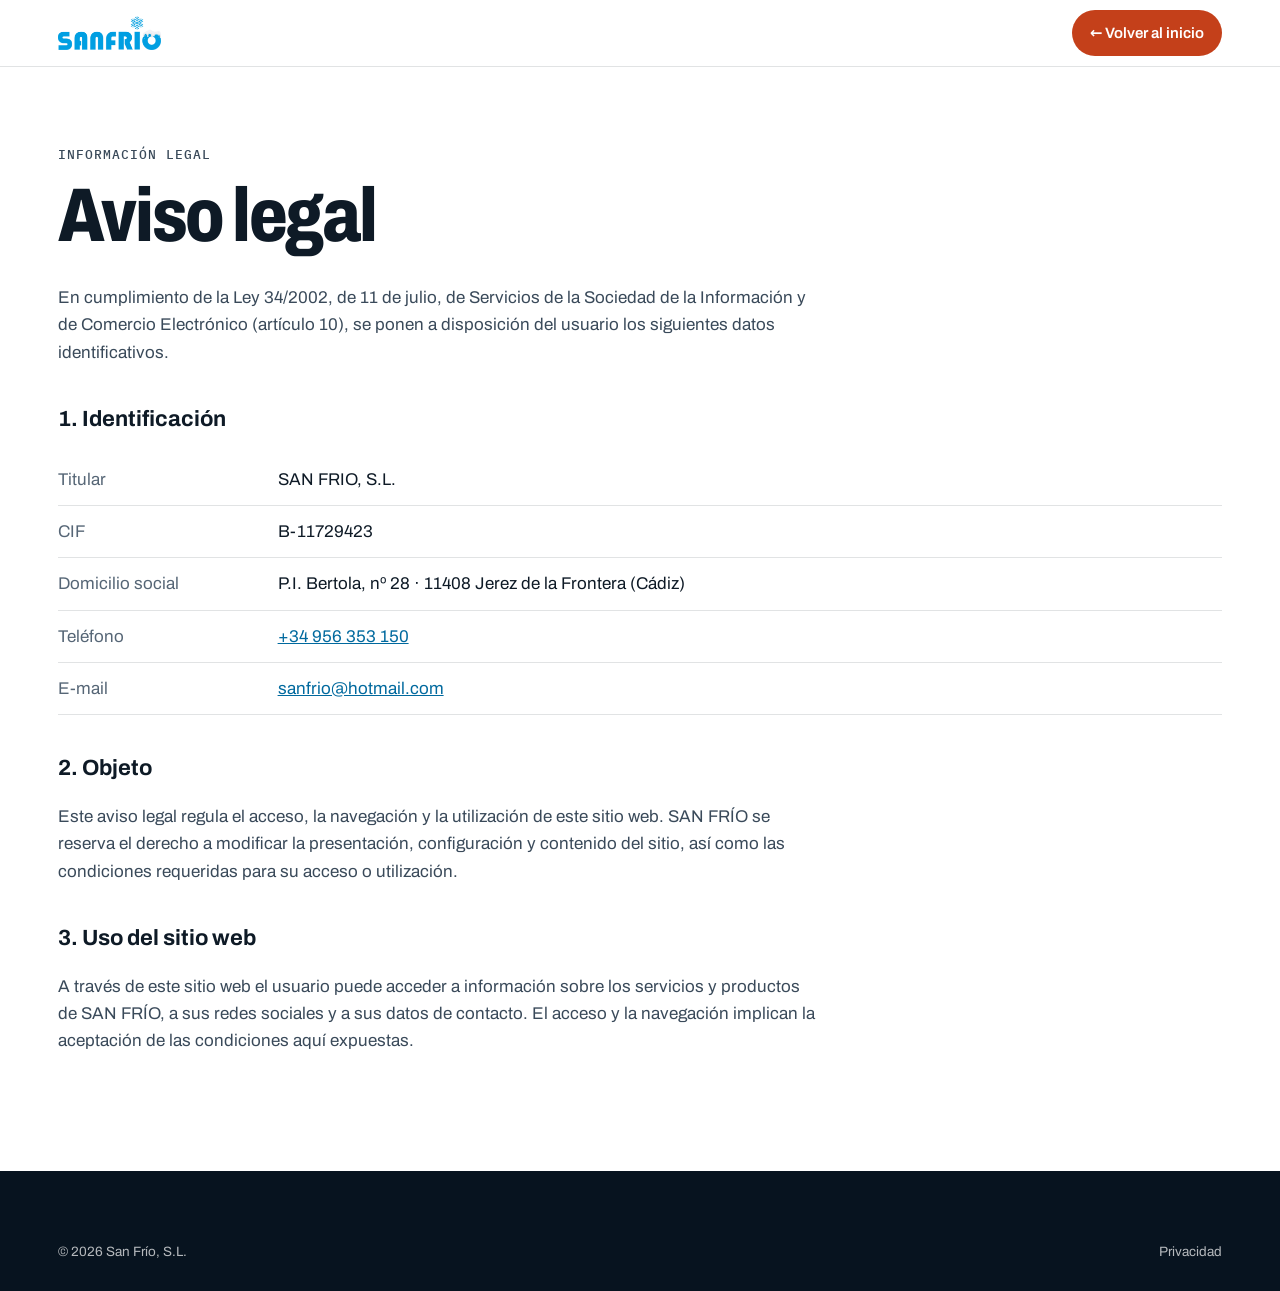
<file: aviso-legal.html>
<!doctype html>
<html lang="es">
<head>
  <meta charset="utf-8">
  <meta name="viewport" content="width=device-width, initial-scale=1">
  <title>Aviso legal · San Frío</title>
  <meta name="robots" content="noindex">
  <link rel="preload" href="assets/fonts/archivo.woff2" as="font" type="font/woff2" crossorigin>
  <link rel="stylesheet" href="styles.css?v=20261135">
</head>
<body class="page-solid">
<header class="nav solid" id="nav">
  <a class="nav-logo" href="index.html" aria-label="San Frío, inicio"><img src="assets/img/logo.webp" alt="San Frío" width="819" height="270"></a>
  <a class="nav-cta" href="index.html" style="margin-left:auto;display:inline-flex">← Volver al inicio</a>
</header>
<main class="legal">
  <div class="wrap">
    <p class="eyebrow">Información legal</p>
    <h1>Aviso legal</h1>
    <p>En cumplimiento de la Ley 34/2002, de 11 de julio, de Servicios de la Sociedad de la Información y de Comercio Electrónico (artículo 10), se ponen a disposición del usuario los siguientes datos identificativos.</p>
    <h2>1. Identificación</h2>
    <dl>
      <div><dt>Titular</dt><dd>SAN FRIO, S.L.</dd></div>
      <div><dt>CIF</dt><dd>B-11729423</dd></div>
      <div><dt>Domicilio social</dt><dd>P.I. Bertola, nº 28 · 11408 Jerez de la Frontera (Cádiz)</dd></div>
      <div><dt>Teléfono</dt><dd><a href="tel:+34956353150">+34 956 353 150</a></dd></div>
      <div><dt>E-mail</dt><dd><a href="mailto:sanfrio@hotmail.com">sanfrio@hotmail.com</a></dd></div>
    </dl>
    <h2>2. Objeto</h2>
    <p>Este aviso legal regula el acceso, la navegación y la utilización de este sitio web. SAN FRÍO se reserva el derecho a modificar la presentación, configuración y contenido del sitio, así como las condiciones requeridas para su acceso o utilización.</p>
    <h2>3. Uso del sitio web</h2>
    <p>A través de este sitio web el usuario puede acceder a información sobre los servicios y productos de SAN FRÍO, a sus redes sociales y a sus datos de contacto. El acceso y la navegación implican la aceptación de las condiciones aquí expuestas.</p>
  </div>
</main>
<footer class="footer">
  <div class="wrap footer-legal" style="margin-top:0;border:0;padding-top:0">
    <p>© 2026 San Frío, S.L.</p>
    <a href="privacidad.html">Privacidad</a>
  </div>
</footer>
<script defer src="main.js?v=20261135"></script>
</body>
</html>
</file>
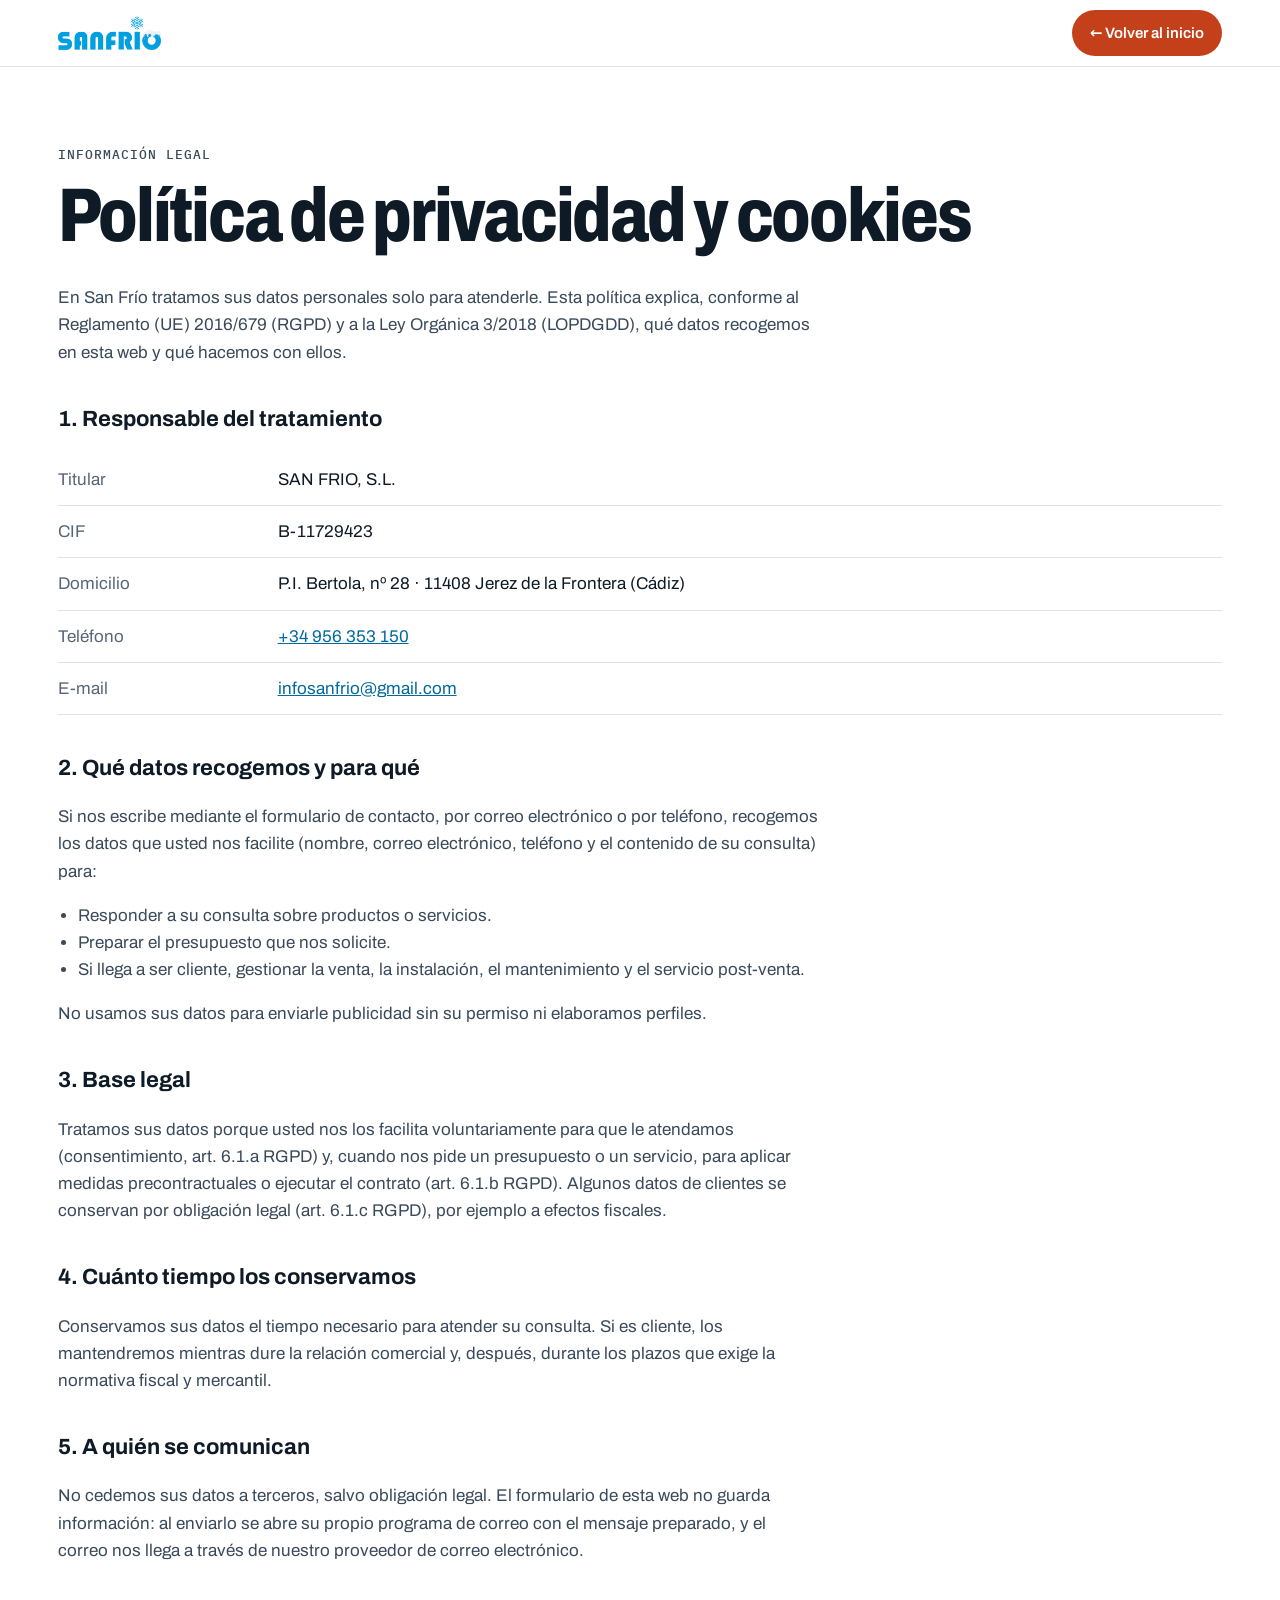
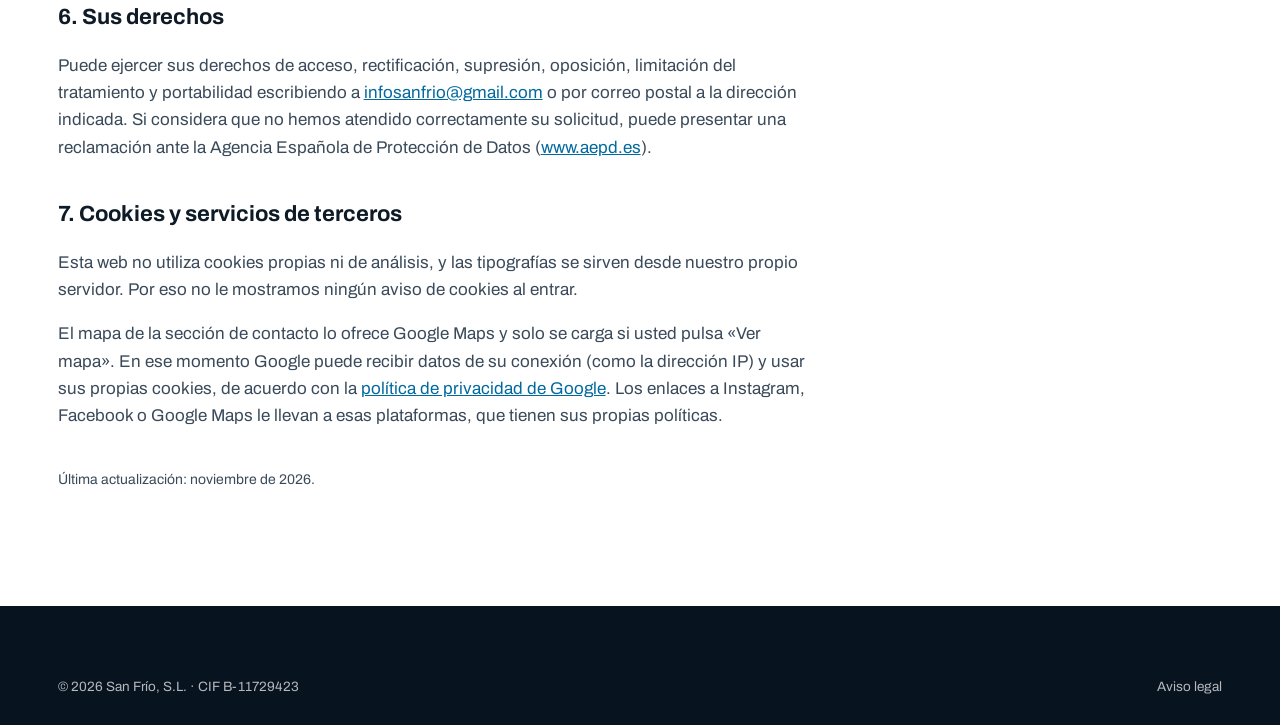
<file: privacidad.html>
<!doctype html>
<html lang="es">
<head>
  <meta charset="utf-8">
  <meta name="viewport" content="width=device-width, initial-scale=1">
  <title>Política de privacidad y cookies · San Frío</title>
  <meta name="robots" content="noindex">
  <link rel="preload" href="assets/fonts/archivo.woff2" as="font" type="font/woff2" crossorigin>
  <link rel="stylesheet" href="styles.css?v=20261135">
</head>
<body class="page-solid">
<header class="nav solid" id="nav">
  <a class="nav-logo" href="index.html" aria-label="San Frío, inicio"><img src="assets/img/logo.webp" alt="San Frío" width="819" height="270"></a>
  <a class="nav-cta" href="index.html" style="margin-left:auto;display:inline-flex">← Volver al inicio</a>
</header>
<main class="legal">
  <div class="wrap">
    <p class="eyebrow">Información legal</p>
    <h1>Política de privacidad y cookies</h1>
    <p>En San Frío tratamos sus datos personales solo para atenderle. Esta política explica, conforme al Reglamento (UE) 2016/679 (RGPD) y a la Ley Orgánica 3/2018 (LOPDGDD), qué datos recogemos en esta web y qué hacemos con ellos.</p>

    <h2>1. Responsable del tratamiento</h2>
    <dl>
      <div><dt>Titular</dt><dd>SAN FRIO, S.L.</dd></div>
      <div><dt>CIF</dt><dd>B-11729423</dd></div>
      <div><dt>Domicilio</dt><dd>P.I. Bertola, nº 28 · 11408 Jerez de la Frontera (Cádiz)</dd></div>
      <div><dt>Teléfono</dt><dd><a href="tel:+34956353150">+34 956 353 150</a></dd></div>
      <div><dt>E-mail</dt><dd><a href="mailto:infosanfrio@gmail.com">infosanfrio@gmail.com</a></dd></div>
    </dl>

    <h2>2. Qué datos recogemos y para qué</h2>
    <p>Si nos escribe mediante el formulario de contacto, por correo electrónico o por teléfono, recogemos los datos que usted nos facilite (nombre, correo electrónico, teléfono y el contenido de su consulta) para:</p>
    <ul>
      <li>Responder a su consulta sobre productos o servicios.</li>
      <li>Preparar el presupuesto que nos solicite.</li>
      <li>Si llega a ser cliente, gestionar la venta, la instalación, el mantenimiento y el servicio post-venta.</li>
    </ul>
    <p>No usamos sus datos para enviarle publicidad sin su permiso ni elaboramos perfiles.</p>

    <h2>3. Base legal</h2>
    <p>Tratamos sus datos porque usted nos los facilita voluntariamente para que le atendamos (consentimiento, art. 6.1.a RGPD) y, cuando nos pide un presupuesto o un servicio, para aplicar medidas precontractuales o ejecutar el contrato (art. 6.1.b RGPD). Algunos datos de clientes se conservan por obligación legal (art. 6.1.c RGPD), por ejemplo a efectos fiscales.</p>

    <h2>4. Cuánto tiempo los conservamos</h2>
    <p>Conservamos sus datos el tiempo necesario para atender su consulta. Si es cliente, los mantendremos mientras dure la relación comercial y, después, durante los plazos que exige la normativa fiscal y mercantil.</p>

    <h2>5. A quién se comunican</h2>
    <p>No cedemos sus datos a terceros, salvo obligación legal. El formulario de esta web no guarda información: al enviarlo se abre su propio programa de correo con el mensaje preparado, y el correo nos llega a través de nuestro proveedor de correo electrónico.</p>

    <h2>6. Sus derechos</h2>
    <p>Puede ejercer sus derechos de acceso, rectificación, supresión, oposición, limitación del tratamiento y portabilidad escribiendo a <a href="mailto:infosanfrio@gmail.com">infosanfrio@gmail.com</a> o por correo postal a la dirección indicada. Si considera que no hemos atendido correctamente su solicitud, puede presentar una reclamación ante la Agencia Española de Protección de Datos (<a href="https://www.aepd.es" target="_blank" rel="noopener">www.aepd.es</a>).</p>

    <h2>7. Cookies y servicios de terceros</h2>
    <p>Esta web no utiliza cookies propias ni de análisis, y las tipografías se sirven desde nuestro propio servidor. Por eso no le mostramos ningún aviso de cookies al entrar.</p>
    <p>El mapa de la sección de contacto lo ofrece Google Maps y solo se carga si usted pulsa «Ver mapa». En ese momento Google puede recibir datos de su conexión (como la dirección IP) y usar sus propias cookies, de acuerdo con la <a href="https://policies.google.com/privacy" target="_blank" rel="noopener">política de privacidad de Google</a>. Los enlaces a Instagram, Facebook o Google Maps le llevan a esas plataformas, que tienen sus propias políticas.</p>

    <p style="margin-top:40px;font-size:14px">Última actualización: noviembre de 2026.</p>
  </div>
</main>
<footer class="footer">
  <div class="wrap footer-legal" style="margin-top:0;border:0;padding-top:0">
    <p>© 2026 San Frío, S.L. · CIF B-11729423</p>
    <a href="aviso-legal.html">Aviso legal</a>
  </div>
</footer>
<script defer src="main.js?v=20261135"></script>
</body>
</html>
</file>
<file: styles.css>
/* Tipografías alojadas en la propia web (subset latin) */
@font-face {
  font-family: 'Archivo';
  font-style: normal;
  font-weight: 400 800;
  font-stretch: 62% 125%;
  font-display: swap;
  src: url('assets/fonts/archivo.woff2') format('woff2');
  unicode-range: U+0000-00FF, U+0131, U+0152-0153, U+02BB-02BC, U+02C6, U+02DA, U+02DC, U+0304, U+0308, U+0329, U+2000-206F, U+20AC, U+2122, U+2191, U+2193, U+2212, U+2215, U+FEFF, U+FFFD;
}
@font-face {
  font-family: 'IBM Plex Mono';
  font-style: normal;
  font-weight: 400;
  font-display: swap;
  src: url('assets/fonts/ibm-plex-mono-400.woff2') format('woff2');
  unicode-range: U+0000-00FF, U+0131, U+0152-0153, U+02BB-02BC, U+02C6, U+02DA, U+02DC, U+0304, U+0308, U+0329, U+2000-206F, U+20AC, U+2122, U+2191, U+2193, U+2212, U+2215, U+FEFF, U+FFFD;
}
@font-face {
  font-family: 'IBM Plex Mono';
  font-style: normal;
  font-weight: 500;
  font-display: swap;
  src: url('assets/fonts/ibm-plex-mono-500.woff2') format('woff2');
  unicode-range: U+0000-00FF, U+0131, U+0152-0153, U+02BB-02BC, U+02C6, U+02DA, U+02DC, U+0304, U+0308, U+0329, U+2000-206F, U+20AC, U+2122, U+2191, U+2193, U+2212, U+2215, U+FEFF, U+FFFD;
}

/* =========================================================
   San Frío — styles.css
   Azul hielo del logotipo + acento cálido (frío ↔ calor)
   ========================================================= */
:root {
  --navy:   #0b1d2e;
  --navy-2: #12293f;
  --ink:    #0e1a26;
  --ink-2:  #3a4a5a;
  --mute:   #566676;
  --ice:    #eef5fa;
  --ice-2:  #dfecf5;
  --white:  #ffffff;
  --blue:   #009fe3;   /* logotipo */
  --blue-d: #00699e;
  --cold:   #2bb5f0;
  --hot:    #ff6a3d;
  --hot-d:  #a83614;
  --hot-btn: #c4401a;
  --green:  #2fa77a;
  --line:   rgba(14,26,38,.12);
  --font:   "Archivo", system-ui, sans-serif;
  --mono:   "IBM Plex Mono", ui-monospace, monospace;
  --pad:    clamp(16px, 4.5vw, 64px);
  --ease:   cubic-bezier(.2,.75,.15,1);
  --r:      18px;
}

*, *::before, *::after { box-sizing: border-box; }
html { scroll-behavior: smooth; scroll-padding-top: 84px; -webkit-text-size-adjust: 100%; }
body { margin: 0; background: var(--ice); color: var(--ink); font: 400 17px/1.6 var(--font); overflow-x: hidden; -webkit-font-smoothing: antialiased; }
img { display: block; max-width: 100%; height: auto; }
a { color: inherit; text-decoration: none; }
button { font: inherit; }
.wrap { width: 100%; max-width: 1320px; margin: 0 auto; padding: 0 var(--pad); }
.sr { position: absolute; width: 1px; height: 1px; overflow: hidden; clip: rect(0 0 0 0); white-space: nowrap; }
.skip { position: absolute; left: -999px; top: 8px; z-index: 200; background: var(--ink); color: #fff; padding: 8px 14px; border-radius: 8px; }
.skip:focus { left: 8px; }
:focus-visible { outline: 2px solid var(--hot); outline-offset: 3px; }

/* ---------- Type ---------- */
.eyebrow { display: inline-flex; align-items: center; gap: 10px; font: 500 12.5px/1.3 var(--mono); letter-spacing: .08em; text-transform: uppercase; color: var(--blue-d); margin: 0 0 16px; }
.eyebrow--light { color: var(--cold); }
.h2 { font-weight: 750; font-stretch: 88%; font-size: clamp(34px, 4.8vw, 64px); line-height: 1; letter-spacing: -.025em; margin: 0; }
.h2 em { font-style: normal; color: #0a82be; }
.h2--light { color: #fff; }
.h2--light em { color: var(--cold); }
.lead { color: var(--ink-2); font-size: 18px; max-width: 600px; margin: 20px 0 0; }
.head { margin-bottom: clamp(36px, 5vw, 60px); max-width: 820px; }
.head--row { max-width: none; display: flex; justify-content: space-between; align-items: flex-end; gap: 30px; flex-wrap: wrap; }
.link { font-weight: 600; color: var(--blue-d); border-bottom: 2px solid currentColor; padding-bottom: 2px; transition: color .3s; }
.link:hover { color: var(--hot-d); }

/* ---------- Buttons ---------- */
.btn { display: inline-flex; align-items: center; justify-content: center; gap: 8px; min-height: 52px; padding: 0 26px; border-radius: 999px; font-weight: 600; font-size: 15.5px; border: 1.5px solid transparent; cursor: pointer; transition: transform .35s var(--ease), background .3s, color .3s, border-color .3s, box-shadow .35s; }
.btn:hover { transform: translateY(-2px); }
.btn-ice { background: #fff; color: var(--navy); }
.btn-ice:hover { background: var(--ice-2); }
.btn-hot { background: var(--hot-btn); color: #fff; }
.btn-hot:hover { background: var(--hot-d); }
.btn-line { border-color: rgba(255,255,255,.4); color: #fff; }
.btn-line:hover { border-color: #fff; background: rgba(255,255,255,.08); }

/* ---------- Nav ---------- */
.nav { position: fixed; inset: 0 0 auto; z-index: 60; display: flex; align-items: center; gap: 28px; padding: 14px var(--pad); transition: background .35s, box-shadow .35s, padding .35s; }
.nav.solid { background: rgba(255,255,255,.94); backdrop-filter: blur(14px); -webkit-backdrop-filter: blur(14px); box-shadow: 0 1px 0 var(--line); padding-top: 10px; padding-bottom: 10px; }
.nav-logo { display: block; padding: 4px 0; }
.nav-logo img { height: 40px; width: auto; filter: drop-shadow(0 2px 10px rgba(0,0,0,.25)); transition: height .35s, filter .35s; }
.nav.solid .nav-logo img { height: 34px; filter: none; }

.nav-links { display: flex; gap: 6px; margin-left: auto; }
.nav-links a { color: #fff; font-weight: 500; font-size: 15px; padding: 8px 14px; border-radius: 999px; transition: background .3s, color .3s; }
.nav-links a:hover { background: rgba(255,255,255,.12); }
.nav.solid .nav-links a { color: var(--ink); }
.nav.solid .nav-links a:hover, .nav.solid .nav-links a.active { background: var(--ice-2); }
.nav-cta { display: inline-flex; align-items: center; gap: 8px; background: var(--hot-btn); color: #fff; font-weight: 600; padding: 11px 18px; border-radius: 999px; font-size: 15px; transition: background .3s; white-space: nowrap; }
.nav-cta svg { width: 16px; height: 16px; }
.nav-cta:hover { background: var(--hot-d); }
.burger { display: none; margin-left: auto; width: 46px; height: 46px; border: 1px solid rgba(255,255,255,.25); border-radius: 12px; background: rgba(255,255,255,.1); color: #fff; cursor: pointer; position: relative; z-index: 70; }
.burger span { position: absolute; left: 12px; right: 12px; height: 2px; background: currentColor; border-radius: 2px; transition: transform .35s var(--ease), opacity .2s; }
.burger span:nth-child(1) { top: 15px; } .burger span:nth-child(2) { top: 22px; } .burger span:nth-child(3) { top: 29px; }
body.menu-open .burger span:nth-child(1) { transform: translateY(7px) rotate(45deg); }
body.menu-open .burger span:nth-child(2) { opacity: 0; }
body.menu-open .burger span:nth-child(3) { transform: translateY(-7px) rotate(-45deg); }
.drawer { position: fixed; inset: 0; z-index: 55; background: var(--navy); color: #fff; display: flex; flex-direction: column; justify-content: center; gap: 28px; padding: 100px var(--pad) 40px; opacity: 0; visibility: hidden; transform: translateY(-12px); transition: opacity .4s, transform .4s var(--ease), visibility .4s; }
body.menu-open .drawer { opacity: 1; visibility: visible; transform: none; }
.drawer nav { display: flex; flex-direction: column; }
.drawer nav a { font-weight: 700; font-stretch: 85%; font-size: clamp(32px, 9vw, 46px); line-height: 1.2; padding: 6px 0; border-bottom: 1px solid rgba(255,255,255,.1); }
.drawer-mail { color: var(--cold); text-align: center; }

/* ---------- Hero / termostato ---------- */
.hero {
  --temp: color-mix(in oklab, var(--hot) calc(var(--heat, 0) * 100%), var(--cold));
  position: relative; min-height: 100svh; background: var(--navy); color: #fff; overflow: hidden;
  display: flex; flex-direction: column; justify-content: center; padding: 120px 0 0;
}
.hero-field { position: absolute; inset: 0; pointer-events: none;
  background:
    radial-gradient(60% 70% at 78% 40%, color-mix(in oklab, var(--temp) 55%, transparent), transparent 70%),
    radial-gradient(45% 55% at 12% 90%, color-mix(in oklab, var(--temp) 28%, transparent), transparent 70%),
    linear-gradient(180deg, var(--navy) 0%, var(--navy-2) 100%);
  transition: background .6s;
}
.hero-field::after { content: ""; position: absolute; inset: 0; background-image: radial-gradient(rgba(255,255,255,.09) 1px, transparent 1px); background-size: 26px 26px; mask-image: linear-gradient(180deg, #000, transparent 85%); -webkit-mask-image: linear-gradient(180deg, #000, transparent 85%); }
.hero-grid { position: relative; display: grid; grid-template-columns: 1.25fr 1fr; gap: clamp(30px, 5vw, 80px); align-items: center; }
.pip { width: 8px; height: 8px; border-radius: 50%; background: var(--temp); }
.hero .eyebrow { color: rgba(255,255,255,.78); }
.hero-title { font-weight: 800; font-stretch: 78%; font-size: clamp(54px, 9.2vw, 138px); line-height: .9; letter-spacing: -.035em; margin: 0 0 26px; }
.hero-title span { display: block; }
.hero-title .hl { color: var(--temp); transition: color .5s; }
.hero-sub { font-size: clamp(17px, 1.35vw, 20px); color: rgba(255,255,255,.8); max-width: 560px; margin: 0 0 34px; }
.hero-actions { display: flex; flex-wrap: wrap; gap: 12px; }
.hero-in { animation: up 1s var(--ease) both; animation-delay: var(--d, 0s); }
.hero-done .hero-in { animation: none; opacity: 1; transform: none; }
@keyframes up { from { opacity: 0; transform: translateY(34px); } to { opacity: 1; transform: none; } }

.thermo { justify-self: center; width: min(100%, 420px); text-align: center; }
.thermo-ring { position: relative; aspect-ratio: 1; width: 100%; max-width: 360px; margin: 0 auto 26px; }
.thermo-arc { position: absolute; inset: 0; transform: rotate(135deg); }
.thermo-arc circle { fill: none; stroke-width: 9; stroke-linecap: round; stroke-dasharray: 75 100; }
.arc-bg { stroke: rgba(255,255,255,.12); }
.arc-fg { stroke: var(--temp); stroke-dasharray: calc(8 + var(--t) * 67) 100; transition: stroke-dasharray .35s var(--ease), stroke .5s; filter: drop-shadow(0 0 10px var(--temp)); }
.thermo-face { position: absolute; inset: 15%; border-radius: 50%; display: flex; flex-direction: column; align-items: center; justify-content: center; background: radial-gradient(circle at 35% 30%, rgba(255,255,255,.14), rgba(255,255,255,.03) 60%); border: 1px solid rgba(255,255,255,.14); backdrop-filter: blur(6px); box-shadow: inset 0 0 60px color-mix(in oklab, var(--temp) 25%, transparent); }
.thermo-mode { font: 500 13px var(--mono); letter-spacing: .14em; text-transform: uppercase; color: var(--temp); }
.thermo-temp { font-weight: 300; font-stretch: 75%; font-size: clamp(76px, 9vw, 116px); line-height: 1; letter-spacing: -.04em; font-variant-numeric: tabular-nums; }
.thermo-temp sup { font-size: .3em; font-weight: 500; vertical-align: top; position: relative; top: .5em; margin-left: 2px; }
.thermo-note { font-size: 14px; color: rgba(255,255,255,.7); margin-top: 6px; }
.thermo-range { display: flex; align-items: center; gap: 12px; font: 500 13px var(--mono); color: rgba(255,255,255,.75); }
.thermo-range input { flex: 1; -webkit-appearance: none; appearance: none; height: 6px; border-radius: 6px; background: linear-gradient(90deg, var(--cold), #b6c9d6 50%, var(--hot)); cursor: pointer; }
.thermo-range input::-webkit-slider-thumb { -webkit-appearance: none; width: 26px; height: 26px; border-radius: 50%; background: #fff; border: 5px solid var(--temp); box-shadow: 0 4px 14px rgba(0,0,0,.35); }
.thermo-range input::-moz-range-thumb { width: 18px; height: 18px; border-radius: 50%; background: #fff; border: 5px solid var(--temp); }
.thermo-hint { font-size: 13.5px; color: rgba(255,255,255,.72); margin: 14px 0 0; }

.hero-facts { position: relative; list-style: none; margin-top: clamp(50px, 8vh, 90px); padding-top: 26px; padding-bottom: 34px; display: grid; grid-template-columns: repeat(4, 1fr); gap: 24px; border-top: 1px solid rgba(255,255,255,.12); }
.hero-facts li { display: flex; flex-direction: column; gap: 4px; }
.hero-facts b { font-weight: 750; font-stretch: 85%; font-size: 26px; color: #fff; }
.hero-facts span { font-size: 14px; color: rgba(255,255,255,.68); line-height: 1.45; }

/* ---------- Reveal ---------- */
.reveal { opacity: 0; transform: translateY(24px); transition: opacity .9s var(--ease), transform .9s var(--ease); }
.reveal.in { opacity: 1; transform: none; }
.reveal[data-split] { opacity: 1; transform: none; }

/* ---------- Servicios ---------- */
.services { padding: clamp(90px, 11vw, 150px) 0; background: #fff; }
.svc-list { list-style: none; margin: 0; padding: 0; display: grid; grid-template-columns: repeat(3, 1fr); border-top: 1px solid var(--line); }
.svc { position: relative; padding: 34px 30px 38px 0; border-bottom: 1px solid var(--line); }
.svc:not(:nth-child(3n)) { border-right: 1px solid var(--line); }
.svc:not(:nth-child(3n+1)) { padding-left: 30px; }
.svc-n { font: 500 13px var(--mono); color: var(--blue-d); }
.svc h3 { font-weight: 700; font-stretch: 90%; font-size: 23px; line-height: 1.15; margin: 14px 0 10px; letter-spacing: -.01em; }
.svc p { color: var(--ink-2); margin: 0; font-size: 16px; }
.svc::before { content: ""; position: absolute; left: 0; right: 0; top: -1px; height: 2px; background: var(--blue); transform: scaleX(0); transform-origin: left; transition: transform .6s var(--ease); }
.svc:hover::before { transform: scaleX(1); }

/* ---------- Bento líneas ---------- */
.lines { padding: clamp(90px, 11vw, 150px) 0; }
.bento { display: grid; grid-template-columns: repeat(4, 1fr); grid-auto-rows: minmax(250px, auto); gap: 16px; }
.tile { position: relative; overflow: hidden; border-radius: var(--r); padding: 28px; display: flex; flex-direction: column; justify-content: space-between; min-height: 280px; isolation: isolate; transition: transform .5s var(--ease), box-shadow .5s; }
.tile:hover { transform: translateY(-6px); box-shadow: 0 30px 60px -30px rgba(11,29,46,.45); }
.tile--big { grid-column: span 2; grid-row: span 2; }
.tile-text { position: relative; z-index: 2; max-width: 360px; }
.tile-k { font: 500 12px var(--mono); letter-spacing: .1em; text-transform: uppercase; margin: 0 0 10px; opacity: .85; }
.tile h3 { font-weight: 750; font-stretch: 86%; font-size: clamp(22px, 2vw, 28px); line-height: 1.05; letter-spacing: -.015em; margin: 0 0 10px; }
.tile--big h3 { font-size: clamp(30px, 3.2vw, 44px); }
.tile p { margin: 0 0 14px; font-size: 15.5px; opacity: .88; }
.tile-go { font-weight: 600; font-size: 15px; }
.tile img { position: absolute; z-index: 1; right: -6%; bottom: -6%; width: 58%; mix-blend-mode: multiply; transition: transform .8s var(--ease); }
.tile--big img { position: relative; right: auto; bottom: auto; width: 72%; max-width: 480px; align-self: flex-end; margin: 10px -10px -16px 0; }
.tile:hover img { transform: scale(1.06) rotate(-1.5deg); }
.tile--cold { background: linear-gradient(150deg, #d7effb, #bfe4f7); color: var(--navy); }
.tile--hot { background: linear-gradient(150deg, #ffe6da, #ffd0bb); color: #4a1c0c; }
.tile--air { background: linear-gradient(150deg, #eef3f7, #dde7ef); color: var(--navy); }
.tile--green { background: linear-gradient(150deg, #e0f3ea, #c9eadb); color: #0c3a29; }
.tile--light { background: linear-gradient(150deg, #fff5d6, #ffeab0); color: #3d2d00; }
.tile--hot img, .tile--air img, .tile--green img, .tile--light img { width: 46%; }

/* ---------- Instalamos ---------- */
.install { background: var(--navy); color: rgba(255,255,255,.82); padding: clamp(70px, 9vw, 120px) 0; position: relative; overflow: hidden; }
.install::before { content: ""; position: absolute; inset: 0; background: radial-gradient(50% 120% at 100% 50%, rgba(255,106,61,.28), transparent 60%), radial-gradient(40% 100% at 0% 0%, rgba(43,181,240,.22), transparent 60%); }
.install-inner { position: relative; display: grid; grid-template-columns: 1.6fr 1fr; gap: 40px; align-items: end; }
.install p { font-size: 18px; max-width: 560px; margin: 22px 0 0; }
.install-cta { display: flex; flex-wrap: wrap; gap: 12px; justify-content: flex-end; }

/* ---------- Catálogo ---------- */
.catalog { padding: clamp(90px, 11vw, 150px) 0; }
.search { display: flex; align-items: center; gap: 10px; background: #fff; border: 1.5px solid var(--line); border-radius: 999px; padding: 0 18px; min-width: min(100%, 340px); min-height: 54px; transition: border-color .3s, box-shadow .3s; }
.search:focus-within { border-color: var(--blue); box-shadow: 0 0 0 4px rgba(0,159,227,.15); }
.search svg { width: 20px; height: 20px; color: var(--mute); flex: none; }
.search input { border: 0; outline: 0; background: transparent; font: inherit; font-size: 16px; width: 100%; color: var(--ink); }
.chips { display: flex; gap: 8px; flex-wrap: wrap; margin-bottom: 14px; }
.chip { border: 1.5px solid var(--line); background: #fff; color: var(--ink); padding: 10px 16px; border-radius: 999px; font-size: 14.5px; font-weight: 500; cursor: pointer; transition: background .25s, color .25s, border-color .25s; }
.chip:hover { border-color: var(--blue); }
.chip.is-on { background: var(--navy); color: #fff; border-color: var(--navy); }
.count { font: 500 13px var(--mono); color: var(--mute); margin: 0 0 22px; }
.grid { display: grid; grid-template-columns: repeat(auto-fill, minmax(min(230px, 100%), 1fr)); gap: 16px; }
.p { min-width: 0; background: #fff; border-radius: var(--r); padding: 16px 16px 18px; display: flex; flex-direction: column; border: 1px solid transparent; transition: border-color .3s, box-shadow .4s, transform .4s var(--ease); }
.p:hover { border-color: var(--ice-2); box-shadow: 0 22px 40px -26px rgba(11,29,46,.35); transform: translateY(-3px); }
.p[hidden] { display: none; }
.p-media { aspect-ratio: 1; border-radius: 12px; background: #fff; display: flex; align-items: center; justify-content: center; overflow: hidden; margin-bottom: 14px; }
.p-media img { width: 88%; height: 88%; object-fit: contain; transition: transform .6s var(--ease); }
.p:hover .p-media img { transform: scale(1.05); }
.p-ph { width: 100%; height: 100%; display: flex; align-items: center; justify-content: center; background: var(--ice); color: var(--blue); border-radius: 12px; }
.p-ph svg { width: 34%; opacity: .7; }
.p-cat { font: 500 11.5px var(--mono); letter-spacing: .06em; text-transform: uppercase; color: var(--blue-d); margin: 0 0 6px; }
.p-name { overflow-wrap: anywhere; hyphens: auto; font-weight: 650; font-stretch: 92%; font-size: 17.5px; line-height: 1.2; margin: 0 0 4px; }
.p-fact { color: var(--mute); font-size: 14.5px; margin: 0 0 16px; }
.p-ask { margin-top: auto; align-self: flex-start; background: var(--ice); color: var(--navy); border: 0; border-radius: 999px; padding: 10px 18px; font-weight: 600; font-size: 14.5px; cursor: pointer; transition: background .25s, color .25s; }
.p-ask:hover { background: var(--hot-btn); color: #fff; }
.empty { padding: 40px 0; color: var(--ink-2); font-size: 18px; }
.empty a { color: var(--blue-d); font-weight: 600; text-decoration: underline; }

/* ---------- Empresa ---------- */
.about { background: #fff; padding: clamp(90px, 11vw, 150px) 0; }
.about-grid { display: grid; grid-template-columns: .9fr 1.4fr; gap: clamp(40px, 6vw, 100px); align-items: start; }
.about-big { position: sticky; top: 110px; display: grid; grid-template-columns: auto 1fr; align-items: start; }
.about-num { font-weight: 800; font-stretch: 70%; font-size: clamp(150px, 20vw, 290px); line-height: .8; letter-spacing: -.05em; color: #0082c0; font-variant-numeric: tabular-nums; }
.about-plus { font-weight: 700; font-size: clamp(50px, 6vw, 90px); line-height: 1; color: var(--hot-btn); }
.about-big p { grid-column: 1 / -1; font-size: 18px; color: var(--ink-2); max-width: 340px; margin: 22px 0 0; }
.about-text > p:not(.eyebrow) { color: var(--ink-2); font-size: 18px; margin: 22px 0 0; }
.values { list-style: none; margin: 44px 0 0; padding: 0; display: grid; grid-template-columns: repeat(3, 1fr); gap: 16px; }
.values li { background: var(--ice); border-radius: var(--r); padding: 22px; }
.values h3 { font-weight: 700; font-stretch: 90%; font-size: 19px; margin: 0 0 6px; }
.values p { margin: 0; color: var(--ink-2); font-size: 15px; }

/* ---------- Noticias ---------- */
.news { padding: clamp(90px, 11vw, 140px) 0; }
.news-grid { display: grid; grid-template-columns: repeat(3, 1fr); gap: 16px; }
.post { background: #fff; border-radius: var(--r); padding: 28px; }
.post time { font: 500 13px var(--mono); color: var(--mute); }
.post h3 { font-weight: 700; font-stretch: 90%; font-size: 22px; line-height: 1.15; margin: 12px 0 10px; }
.post p { margin: 0; color: var(--ink-2); font-size: 15.5px; }

/* ---------- Contacto ---------- */
.contact { background: var(--navy); color: rgba(255,255,255,.85); padding: clamp(90px, 11vw, 150px) 0; }
.contact-grid { display: grid; grid-template-columns: 1fr 1fr; gap: clamp(36px, 6vw, 90px); align-items: start; }
.c-list { list-style: none; margin: 40px 0 30px; padding: 0; }
.c-list li { display: grid; grid-template-columns: 120px 1fr; gap: 16px; padding: 18px 0; border-bottom: 1px solid rgba(255,255,255,.12); }
.c-list li > span:first-child { font: 500 12.5px var(--mono); letter-spacing: .08em; text-transform: uppercase; color: var(--cold); padding-top: 4px; }
.c-list a { color: #fff; font-size: 19px; font-weight: 500; overflow-wrap: anywhere; }
.c-list a:hover { color: var(--cold); }
.c-social a { font-size: 17px; display: inline-flex; align-items: center; min-height: 44px; padding: 0 4px; }
.map { aspect-ratio: 16/10; border-radius: var(--r); overflow: hidden; background: var(--navy-2); }
.map iframe { width: 100%; height: 100%; border: 0; filter: saturate(.8); }
.form { background: #fff; color: var(--ink); border-radius: 24px; padding: clamp(24px, 3.5vw, 44px); display: flex; flex-direction: column; gap: 16px; }
.form h3 { font-weight: 750; font-stretch: 88%; font-size: 28px; line-height: 1.1; margin: 0 0 6px; letter-spacing: -.015em; }
.f-row { display: grid; grid-template-columns: 1fr 1fr; gap: 16px; }
.form label { display: flex; flex-direction: column; gap: 6px; font-size: 14px; font-weight: 600; color: var(--ink-2); }
.form input, .form textarea { font: inherit; font-size: 16px; font-weight: 400; color: var(--ink); background: var(--ice); border: 1.5px solid transparent; border-radius: 12px; padding: 13px 14px; transition: border-color .25s, background .25s; }
.form textarea { resize: vertical; min-height: 120px; }
.form input:focus, .form textarea:focus { outline: none; border-color: var(--blue); background: #fff; }
.form .invalid { border-color: var(--hot); background: #fff4ef; }
.form .btn { align-self: flex-start; }
.form-note { margin: 0; font-size: 14px; color: var(--mute); }
.form-note.ok { color: var(--green); font-weight: 600; }

/* ---------- Footer ---------- */
.footer { background: #07131f; color: rgba(255,255,255,.7); padding: 70px 0 28px; }
.footer-grid { display: grid; grid-template-columns: 1.6fr 1fr 1fr; gap: 40px; }
.footer-logo { height: 54px; width: auto; margin-bottom: 16px; }
.footer p { margin: 0; max-width: 340px; }
.footer h4 { font: 500 12px var(--mono); letter-spacing: .1em; text-transform: uppercase; color: var(--cold); margin: 0 0 14px; }
.footer-grid a, .footer-grid span { display: block; margin-bottom: 8px; font-size: 15px; }
.footer-grid a:hover { color: #fff; }
.footer-legal { display: flex; justify-content: space-between; flex-wrap: wrap; gap: 14px; margin-top: 54px; padding-top: 22px; border-top: 1px solid rgba(255,255,255,.1); font-size: 13.5px; }
.footer-legal a:hover { color: #fff; }

.float-call { position: fixed; right: 18px; bottom: 18px; z-index: 50; width: 58px; height: 58px; border-radius: 50%; background: var(--hot-btn); color: #fff; display: none; align-items: center; justify-content: center; box-shadow: 0 10px 24px -10px rgba(0,0,0,.45); }
.float-call svg { width: 24px; height: 24px; }

/* ---------- Legal ---------- */
.legal { padding: 140px 0 100px; background: #fff; min-height: 80vh; }
.legal h1 { font-weight: 800; font-stretch: 80%; font-size: clamp(42px, 6vw, 76px); line-height: 1; letter-spacing: -.03em; margin: 0 0 30px; }
.legal h2 { font-weight: 700; font-size: 22px; margin: 36px 0 10px; }
.legal p { color: var(--ink-2); max-width: 760px; }
.legal dl div { display: grid; grid-template-columns: 200px 1fr; gap: 20px; padding: 12px 0; border-bottom: 1px solid var(--line); }
.legal dt { color: var(--mute); } .legal dd { margin: 0; overflow-wrap: anywhere; }

/* ---------- Responsive ---------- */
@media (max-width: 1080px) {
  .nav-links { display: none; }
  .nav-cta { margin-left: auto; }
  .hero-grid { grid-template-columns: 1fr; }
  .thermo { justify-self: start; display: grid; grid-template-columns: 200px 1fr; gap: 24px; align-items: center; text-align: left; width: 100%; max-width: 640px; }
  .thermo-ring { margin: 0; }
  .thermo-temp { font-size: 64px; }
  .hero-facts { grid-template-columns: repeat(2, 1fr); }
  .svc-list { grid-template-columns: repeat(2, 1fr); }
  .svc:nth-child(n) { border-right: 0; padding-left: 0; padding-right: 24px; }
  .svc:nth-child(odd) { border-right: 1px solid var(--line); }
  .svc:nth-child(even) { padding-left: 24px; }
  .bento { grid-template-columns: repeat(2, 1fr); }
  .tile--big img { width: 56%; }
  .tile--big .tile-text { max-width: 520px; }
  .install-inner { grid-template-columns: 1fr; }
  .install-cta { justify-content: flex-start; }
  .about-grid { grid-template-columns: 1fr; }
  .about-big { position: static; }
  .news-grid { grid-template-columns: 1fr 1fr; }
  .contact-grid { grid-template-columns: 1fr; }
}
@media (max-width: 680px) {
  body { font-size: 16px; }
  .nav { gap: 10px; }
  .nav-logo img { height: 28px; }
  .nav-cta { display: none; }
  .burger { display: block; }
  .hero { padding-top: 100px; }
  .hero-title { font-size: clamp(50px, 15vw, 70px); }
  .hero-actions .btn { flex: 1 1 100%; }
  .thermo { grid-template-columns: 1fr; text-align: center; }
  .thermo-ring { max-width: 230px; margin: 0 auto; }
  .hero-facts { grid-template-columns: 1fr 1fr; gap: 18px 14px; }
  .hero-facts b { font-size: 21px; }
  .hero-facts span { font-size: 13px; }
  .svc-list { grid-template-columns: 1fr; }
  .svc:nth-child(n) { border-right: 0; padding: 26px 0 28px; }
  .bento { grid-template-columns: 1fr; }
  .tile, .tile--big { grid-column: auto; grid-row: auto; min-height: 0; justify-content: flex-start; }
  .tile img, .tile--big img, .tile--hot img, .tile--air img, .tile--green img, .tile--light img { position: relative; right: auto; bottom: auto; width: 52%; max-height: 200px; object-fit: contain; margin: 18px -8px -14px auto; }
  .tile--big img { width: 78%; max-height: none; }
  .tile--big .tile-text { max-width: none; }
  .grid { grid-template-columns: repeat(2, minmax(0, 1fr)); gap: 10px; }
  .p { padding: 10px 10px 14px; }
  .p-name { font-size: 15px; }
  .p-fact { font-size: 13px; }
  .p-ask { padding: 9px 14px; font-size: 13.5px; }
  .chips { flex-wrap: nowrap; overflow-x: auto; margin-left: calc(var(--pad) * -1); margin-right: calc(var(--pad) * -1); padding: 0 var(--pad) 6px; scrollbar-width: none; }
  .chip { flex: none; }
  .search { width: 100%; }
  .values { grid-template-columns: 1fr; }
  .news-grid { grid-template-columns: 1fr; }
  .c-list li { grid-template-columns: 1fr; gap: 4px; }
  .f-row { grid-template-columns: 1fr; }
  .footer-grid { grid-template-columns: 1fr; gap: 30px; }
  .float-call { display: flex; }
  .legal dl div { grid-template-columns: 1fr; gap: 2px; }
}
@media (min-width: 681px) { .drawer { display: none; } }

/* ---------- Mapa bajo demanda, textos legales, producto enlazado ---------- */
.map-ph { height: 100%; display: flex; flex-direction: column; align-items: center; justify-content: center; gap: 14px; padding: 24px; text-align: center;
  background: radial-gradient(circle at 30% 30%, rgba(43,181,240,.22), transparent 60%), radial-gradient(rgba(255,255,255,.08) 1px, transparent 1px) 0 0/22px 22px, var(--navy-2); }
.map-ph p { margin: 0; max-width: 360px; font-size: 14.5px; color: rgba(255,255,255,.8); }
.map-link { font-size: 14.5px; color: var(--cold); text-decoration: underline; }
.form-legal { margin: 0; font-size: 13.5px; color: var(--mute); }
.form-legal a { color: var(--blue-d); text-decoration: underline; }
.legal-links a { margin: 0 2px; }
.legal ul { color: var(--ink-2); max-width: 760px; padding-left: 20px; }
.legal a { color: var(--blue-d); text-decoration: underline; }
.p.is-target { border-color: var(--hot-btn); box-shadow: 0 0 0 3px rgba(196,64,26,.18); }

/* =========================================================
   Catálogo v2: guía de potencia, variantes, ficha ampliada
   ========================================================= */
.sizer { display: grid; grid-template-columns: 1.1fr 1fr; gap: 18px 40px; align-items: center; background: var(--navy); color: #fff; border-radius: var(--r); padding: clamp(22px, 3vw, 34px); margin-bottom: 30px; position: relative; overflow: hidden; }
.sizer::before { content: ""; position: absolute; inset: 0; background: radial-gradient(60% 120% at 100% 0%, rgba(43,181,240,.28), transparent 60%); pointer-events: none; }
.sizer > * { position: relative; }
.sizer-k { font: 500 12px var(--mono); letter-spacing: .1em; text-transform: uppercase; color: var(--cold); margin: 0 0 8px; }
.sizer h3 { font-weight: 750; font-stretch: 88%; font-size: clamp(24px, 2.4vw, 32px); line-height: 1.05; letter-spacing: -.015em; margin: 0 0 8px; }
.sizer-q p:last-child { margin: 0; color: rgba(255,255,255,.78); font-size: 15.5px; }
.sizer-form { display: flex; flex-wrap: wrap; align-items: flex-end; gap: 10px; }
.sizer-form label { width: 100%; font-size: 14px; font-weight: 600; color: rgba(255,255,255,.85); }
.sizer-in { display: flex; align-items: center; background: #fff; border-radius: 999px; padding: 0 18px; min-height: 52px; flex: 1 1 140px; }
.sizer-in input { border: 0; outline: 0; font: inherit; font-size: 18px; font-weight: 600; width: 100%; min-width: 0; color: var(--ink); background: transparent; }
.sizer-in span { color: var(--mute); font-weight: 600; }
.sizer-in:focus-within { box-shadow: 0 0 0 3px var(--cold); }
.sizer-out { grid-column: 1 / -1; margin: 0; padding-top: 16px; border-top: 1px solid rgba(255,255,255,.15); font-size: 16px; color: rgba(255,255,255,.9); }
.sizer-out b { color: #fff; }
.sizer-out a { color: var(--cold); text-decoration: underline; }
.sizer-reset { background: none; border: 1px solid rgba(255,255,255,.4); color: #fff; border-radius: 999px; padding: 6px 14px; margin-left: 6px; cursor: pointer; font-size: 14px; }
.sizer-reset:hover { border-color: #fff; }
.sizer-small { display: block; margin-top: 8px; font-size: 13.5px; color: rgba(255,255,255,.7); }

.grid-sep { grid-column: 1 / -1; margin: 26px 0 4px; padding-top: 22px; border-top: 1px solid var(--line); font-size: 16px; font-weight: 600; color: var(--ink-2); }
.grid-sep[hidden] { display: none; }

/* tarjeta */
button.p-media { width: 100%; border: 0; padding: 0; cursor: zoom-in; }
.p-media img { width: 100%; height: 100%; object-fit: contain; }
.p-ph { flex-direction: column; gap: 6px; font-size: 13px; color: var(--mute); }
.p-ph span { font: 500 12px var(--mono); letter-spacing: .04em; }
.p-m2 { margin: -10px 0 12px; font-size: 13.5px; font-weight: 600; color: var(--blue-d); }
.p-m2[hidden] { display: none; }
.p-var { display: flex; flex-wrap: wrap; gap: 6px; margin: 0 0 14px; }
.p-var[hidden] { display: none; }
.p-var button { border: 1.5px solid var(--line); background: #fff; color: var(--ink); border-radius: 8px; padding: 6px 10px; min-height: 34px; font-size: 13.5px; font-weight: 600; cursor: pointer; transition: border-color .2s, background .2s, color .2s; }
.p-var button:hover { border-color: var(--blue); }
.p-var button[aria-pressed="true"] { background: var(--navy); border-color: var(--navy); color: #fff; }
.p-actions { margin-top: auto; display: flex; gap: 8px; align-items: center; flex-wrap: wrap; }
.p-actions .p-ask { margin-top: 0; }
.p-more { background: none; border: 0; padding: 10px 6px; font-weight: 600; font-size: 14.5px; color: var(--blue-d); cursor: pointer; text-decoration: underline; text-underline-offset: 3px; }
.p-more:hover { color: var(--hot-btn); }

/* ficha ampliada */
.pd { border: 0; padding: 0; border-radius: 22px; width: min(920px, calc(100vw - 32px)); max-height: calc(100vh - 32px); background: #fff; color: var(--ink); box-shadow: 0 40px 90px -30px rgba(11,29,46,.55); }
.pd::backdrop { background: rgba(7,19,31,.62); backdrop-filter: blur(3px); }
.pd[open] { animation: pdIn .35s var(--ease); }
@keyframes pdIn { from { opacity: 0; transform: translateY(16px) scale(.98); } to { opacity: 1; transform: none; } }
.pd-in { display: grid; grid-template-columns: 1fr 1fr; position: relative; }
.pd-media { background: #fff; display: flex; align-items: center; justify-content: center; padding: 24px; border-right: 1px solid var(--line); min-height: 320px; }
.pd-media img { width: 100%; height: auto; max-height: 520px; object-fit: contain; }
.pd-media .p-ph { width: 100%; aspect-ratio: 1; }
.pd-body { padding: clamp(24px, 3vw, 40px); display: flex; flex-direction: column; }
.pd-name { font-weight: 750; font-stretch: 88%; font-size: clamp(26px, 3vw, 36px); line-height: 1.05; letter-spacing: -.02em; margin: 0 0 10px; }
.pd-model { margin: 0 0 6px; font: 500 13.5px var(--mono); color: var(--mute); }
.pd-fact { margin: 0 0 6px; font-size: 18px; color: var(--ink-2); }
.pd-m2 { margin: 0 0 16px; font-weight: 600; color: var(--blue-d); }
.pd-m2[hidden] { display: none; }
.pd-note { margin: 6px 0 18px; color: var(--ink-2); font-size: 15.5px; }
.pd-actions { display: flex; flex-wrap: wrap; gap: 10px; margin-top: auto; }
.btn-soft { background: var(--ice); color: var(--navy); }
.btn-soft:hover { background: var(--ice-2); }
.pd-close { position: absolute; top: 10px; right: 10px; z-index: 2; width: 44px; height: 44px; border-radius: 50%; border: 0; background: var(--ice); color: var(--navy); font-size: 26px; line-height: 1; cursor: pointer; }
.pd-close:hover { background: var(--ice-2); }

@media (max-width: 900px) {
  .sizer { grid-template-columns: 1fr; }
}
@media (max-width: 680px) {
  .pd { position: fixed; inset: auto 0 0 0; width: 100%; max-width: 100%; max-height: 92dvh; margin: 0; border-radius: 22px 22px 0 0; overflow-y: auto; }
  .pd-in { grid-template-columns: 1fr; }
  .pd-media { border-right: 0; border-bottom: 1px solid var(--line); min-height: 0; padding: 18px 40px; }
  .pd-media img { max-height: 36vh; }
  .pd-actions .btn { flex: 1 1 100%; }
  .p-var button { padding: 5px 8px; font-size: 12.5px; min-height: 32px; }
  .p-actions { gap: 2px; }
  .p-more { padding: 8px 4px; font-size: 13.5px; }
  .p-m2 { font-size: 12.5px; }
}
.nav.solid .burger, body.menu-open .burger { background: var(--ice); border-color: transparent; color: var(--navy); }

/* =========================================================
   Soluciones v2
   ========================================================= */
.sol-grid { display: grid; grid-template-columns: repeat(4, minmax(0, 1fr)); grid-auto-rows: minmax(300px, auto); gap: 16px; }
.sol { --c: var(--blue); --glow: rgba(43,181,240,.18); position: relative; display: grid; grid-template-rows: auto 1fr auto; background: #fff; border: 1px solid var(--line); border-radius: 22px; padding: 22px 22px 24px; overflow: hidden; isolation: isolate; transition: transform .5s var(--ease), box-shadow .5s var(--ease), border-color .4s; }
.sol:hover { transform: translateY(-6px); box-shadow: 0 30px 60px -34px rgba(11,29,46,.5); border-color: transparent; }
.sol--hot   { --c: #b8461a; --glow: rgba(255,106,61,.20); }
.sol--green { --c: #1a7a56; --glow: rgba(47,167,122,.20); }
.sol--air   { --c: #22709d; --glow: rgba(120,190,230,.22); }
.sol--light { --c: #8a5f00; --glow: rgba(255,196,60,.24); }
.sol-top { display: flex; justify-content: space-between; align-items: center; font: 500 12.5px var(--mono); letter-spacing: .06em; color: var(--mute); }
.sol-n { color: var(--c); }
.sol-count:not(:empty) { background: var(--ice); color: var(--ink-2); border-radius: 999px; padding: 4px 10px; }
.sol-stage { position: relative; display: flex; align-items: center; justify-content: center; min-height: 150px; margin: 6px -6px 8px; }
.sol-stage::before { content: ""; position: absolute; inset: 12% 16%; border-radius: 50%; background: radial-gradient(closest-side, var(--glow), transparent); transition: transform .7s var(--ease); z-index: -1; }
.sol-stage img { width: 74%; max-width: 230px; height: auto; mix-blend-mode: multiply; transition: transform .7s var(--ease); }
.sol:hover .sol-stage img { transform: translateY(-4px) scale(1.05); }
.sol:hover .sol-stage::before { transform: scale(1.15); }
.sol-k { font: 500 12px var(--mono); letter-spacing: .1em; text-transform: uppercase; color: var(--c); margin: 0 0 8px; }
.sol h3 { font-weight: 750; font-stretch: 88%; font-size: clamp(21px, 1.7vw, 25px); line-height: 1.08; letter-spacing: -.015em; margin: 0 0 8px; padding-right: 44px; }
.sol-text p:not(.sol-k):not(.sol-brands) { margin: 0; color: var(--ink-2); font-size: 15px; }
.sol-go { position: absolute; right: 18px; bottom: 20px; width: 42px; height: 42px; border-radius: 50%; display: grid; place-items: center; background: var(--ice); color: var(--navy); transition: background .35s, color .35s, transform .45s var(--ease); }
.sol-go svg { width: 18px; height: 18px; }
.sol:hover .sol-go { background: var(--c); color: #fff; transform: translateX(3px); }

/* Tarjeta grande: climatización */
.sol--big { grid-column: span 2; grid-row: span 2; grid-template-columns: 1fr 1fr; grid-template-rows: auto 1fr; column-gap: 10px; background: var(--navy); border-color: var(--navy); color: #fff; padding: 30px; --c: var(--cold); --glow: rgba(43,181,240,.42); }
.sol--big .sol-top { grid-column: 1 / -1; color: rgba(255,255,255,.6); }
.sol--big .sol-count:not(:empty) { background: rgba(255,255,255,.1); color: #fff; }
.sol--big .sol-text { align-self: end; padding-bottom: 4px; }
.sol--big h3 { font-size: clamp(30px, 3vw, 44px); line-height: 1; margin-bottom: 14px; padding-right: 0; }
.sol--big .sol-text p:not(.sol-k):not(.sol-brands) { color: rgba(255,255,255,.78); font-size: 16.5px; }
.sol--big .sol-stage { margin: 0; align-self: center; }
.sol--big .sol-stage img { width: 100%; max-width: 380px; mix-blend-mode: normal; border-radius: 18px; background: #fff; padding: 6%; box-shadow: 0 30px 60px -30px rgba(0,0,0,.6); }
.sol--big::after { content: ""; position: absolute; inset: 0; z-index: -1; background: radial-gradient(55% 60% at 78% 45%, rgba(43,181,240,.32), transparent 70%), radial-gradient(rgba(255,255,255,.07) 1px, transparent 1px) 0 0 / 24px 24px; }
.sol-tags { list-style: none; margin: 18px 0 14px; padding: 0; display: flex; flex-wrap: wrap; gap: 6px; }
.sol-tags li { font-size: 13px; font-weight: 600; padding: 6px 11px; border-radius: 999px; background: rgba(255,255,255,.1); border: 1px solid rgba(255,255,255,.14); }
.sol-brands { margin: 0; font: 500 12.5px var(--mono); letter-spacing: .04em; color: rgba(255,255,255,.6); padding-right: 54px; }
.sol--big .sol-go { background: var(--hot-btn); color: #fff; right: 26px; bottom: 26px; width: 48px; height: 48px; }
.sol--big:hover .sol-go { background: var(--hot-d); }

@media (max-width: 1080px) {
  .sol-grid { grid-template-columns: repeat(2, minmax(0, 1fr)); }
  .sol--big { grid-row: auto; }
}
@media (max-width: 680px) {
  .sol-grid { grid-template-columns: repeat(2, minmax(0, 1fr)); gap: 10px; grid-auto-rows: auto; }
  .sol { padding: 16px 14px 18px; border-radius: 18px; }
  .sol--big { grid-column: 1 / -1; grid-template-columns: 1fr; padding: 22px 20px 24px; }
  .sol--big .sol-stage { order: -1; grid-row: 2; margin: 14px 0 6px; }
  .sol--big .sol-stage img { max-width: 230px; }
  .sol--big .sol-text { grid-row: 3; }
  .sol-stage { min-height: 110px; }
  .sol-stage img { width: 82%; }
  .sol h3 { font-size: 18px; padding-right: 0; }
  .sol--big h3 { font-size: 30px; }
  .sol-text p:not(.sol-k):not(.sol-brands) { font-size: 13.5px; }
  .sol-k { font-size: 11px; letter-spacing: .06em; }
  .sol-go { display: none; }
  .sol--big .sol-go { display: grid; }
  .sol-count:not(:empty) { padding: 3px 8px; font-size: 11px; }
}
.sol:not(.sol--big) { padding-bottom: 74px; }
.sol:not(.sol--big) h3 { padding-right: 0; }
.sol--big .sol-text { padding-bottom: 64px; }
@media (max-width: 680px) { .sol:not(.sol--big) { padding-bottom: 18px; } .sol--big .sol-text { padding-bottom: 60px; } }
.sol--big { grid-template-columns: 1fr; grid-template-rows: auto 1fr auto; }
.sol--big .sol-stage { grid-row: 2; margin: 18px 0 22px; }
.sol--big .sol-stage img { max-width: 340px; width: 78%; }
.sol--big .sol-text { grid-row: 3; }
@media (max-width: 680px) { .sol--big .sol-go { display: none; } .sol--big .sol-text { padding-bottom: 4px; } .sol-brands { padding-right: 0; } }
</file>
